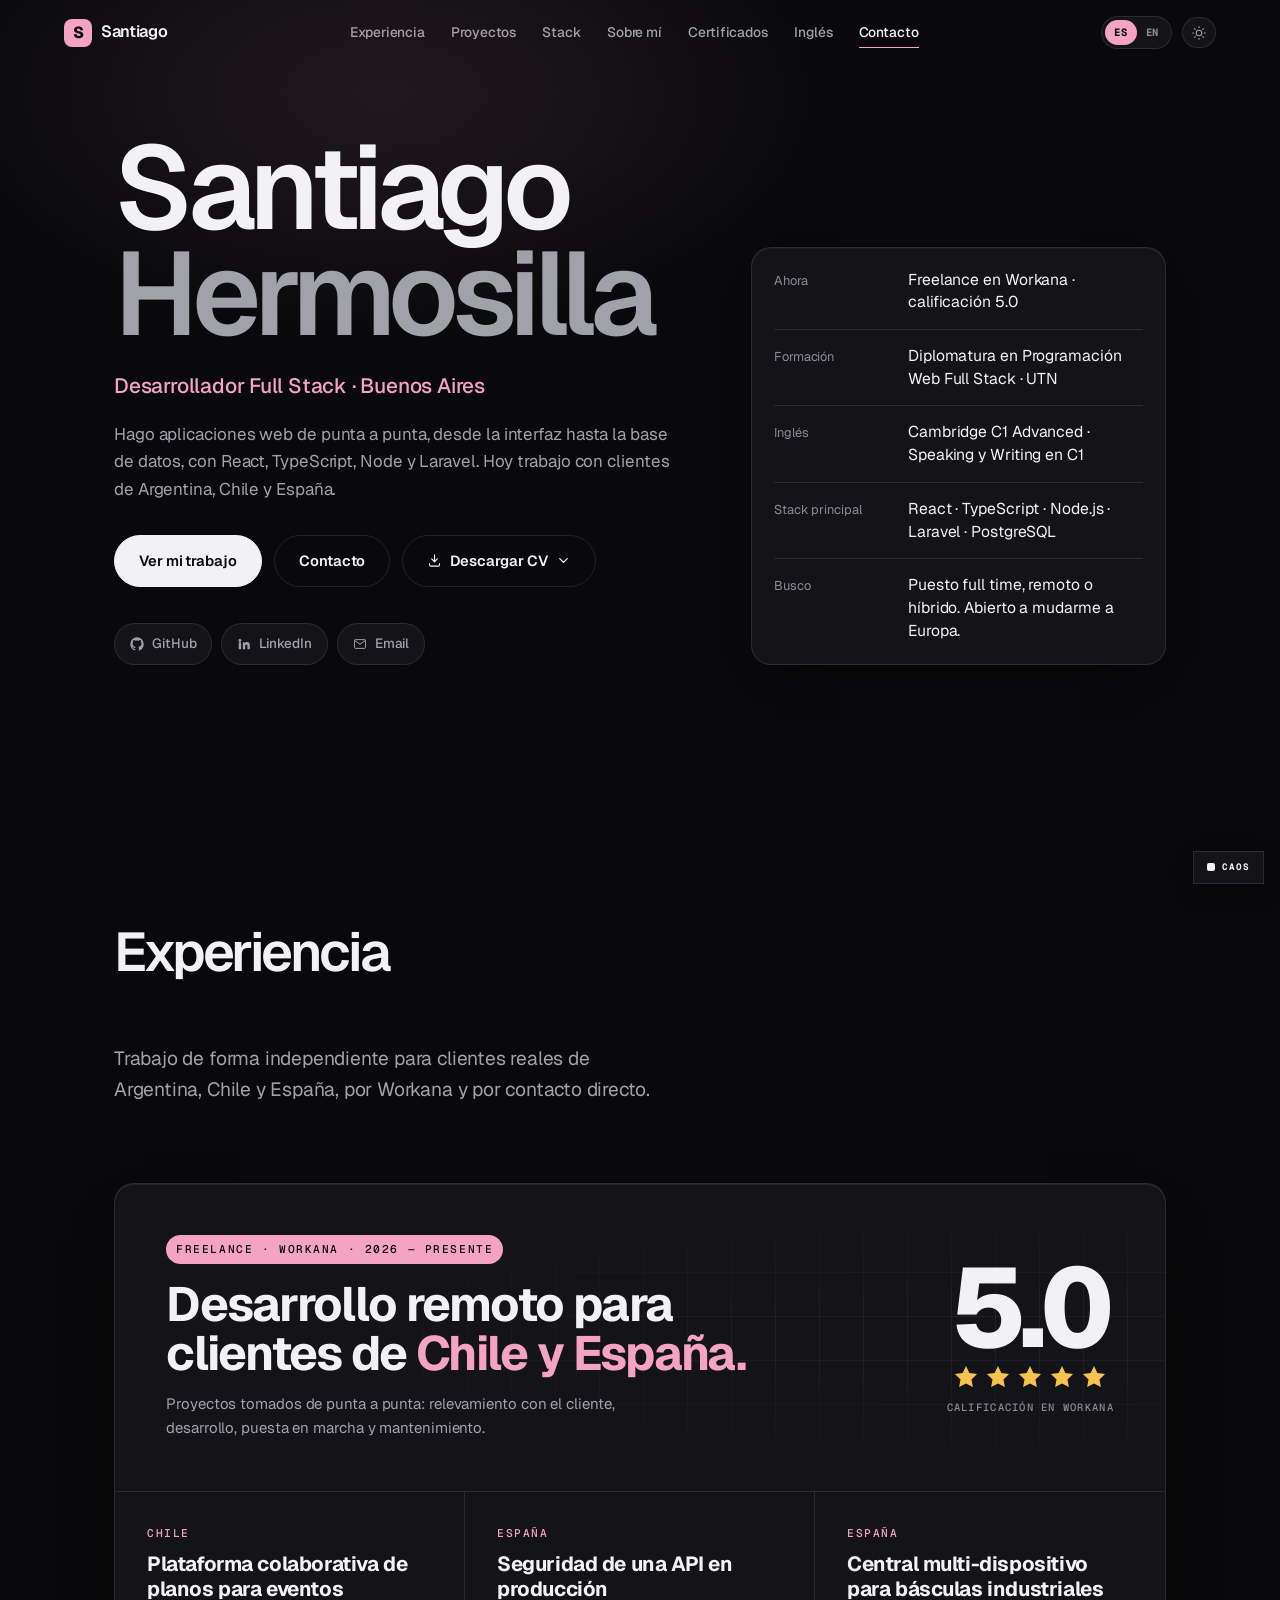
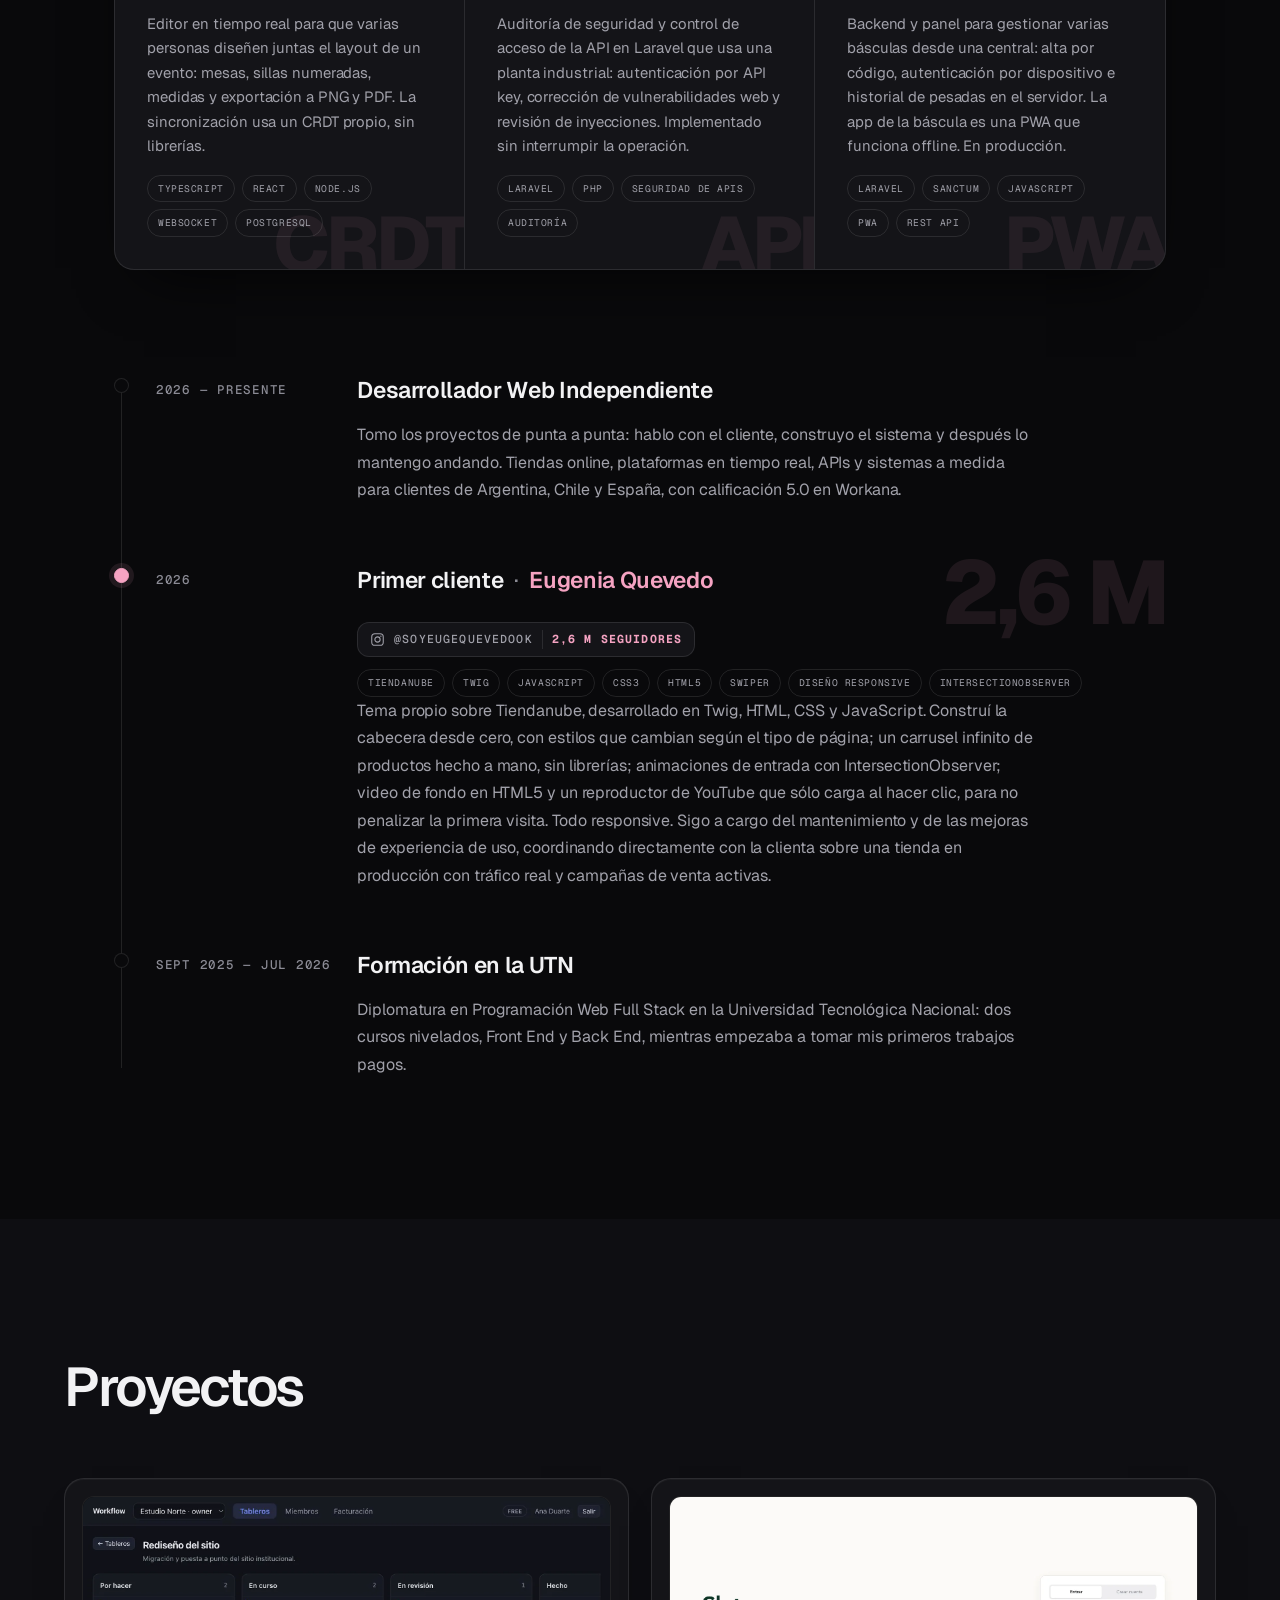
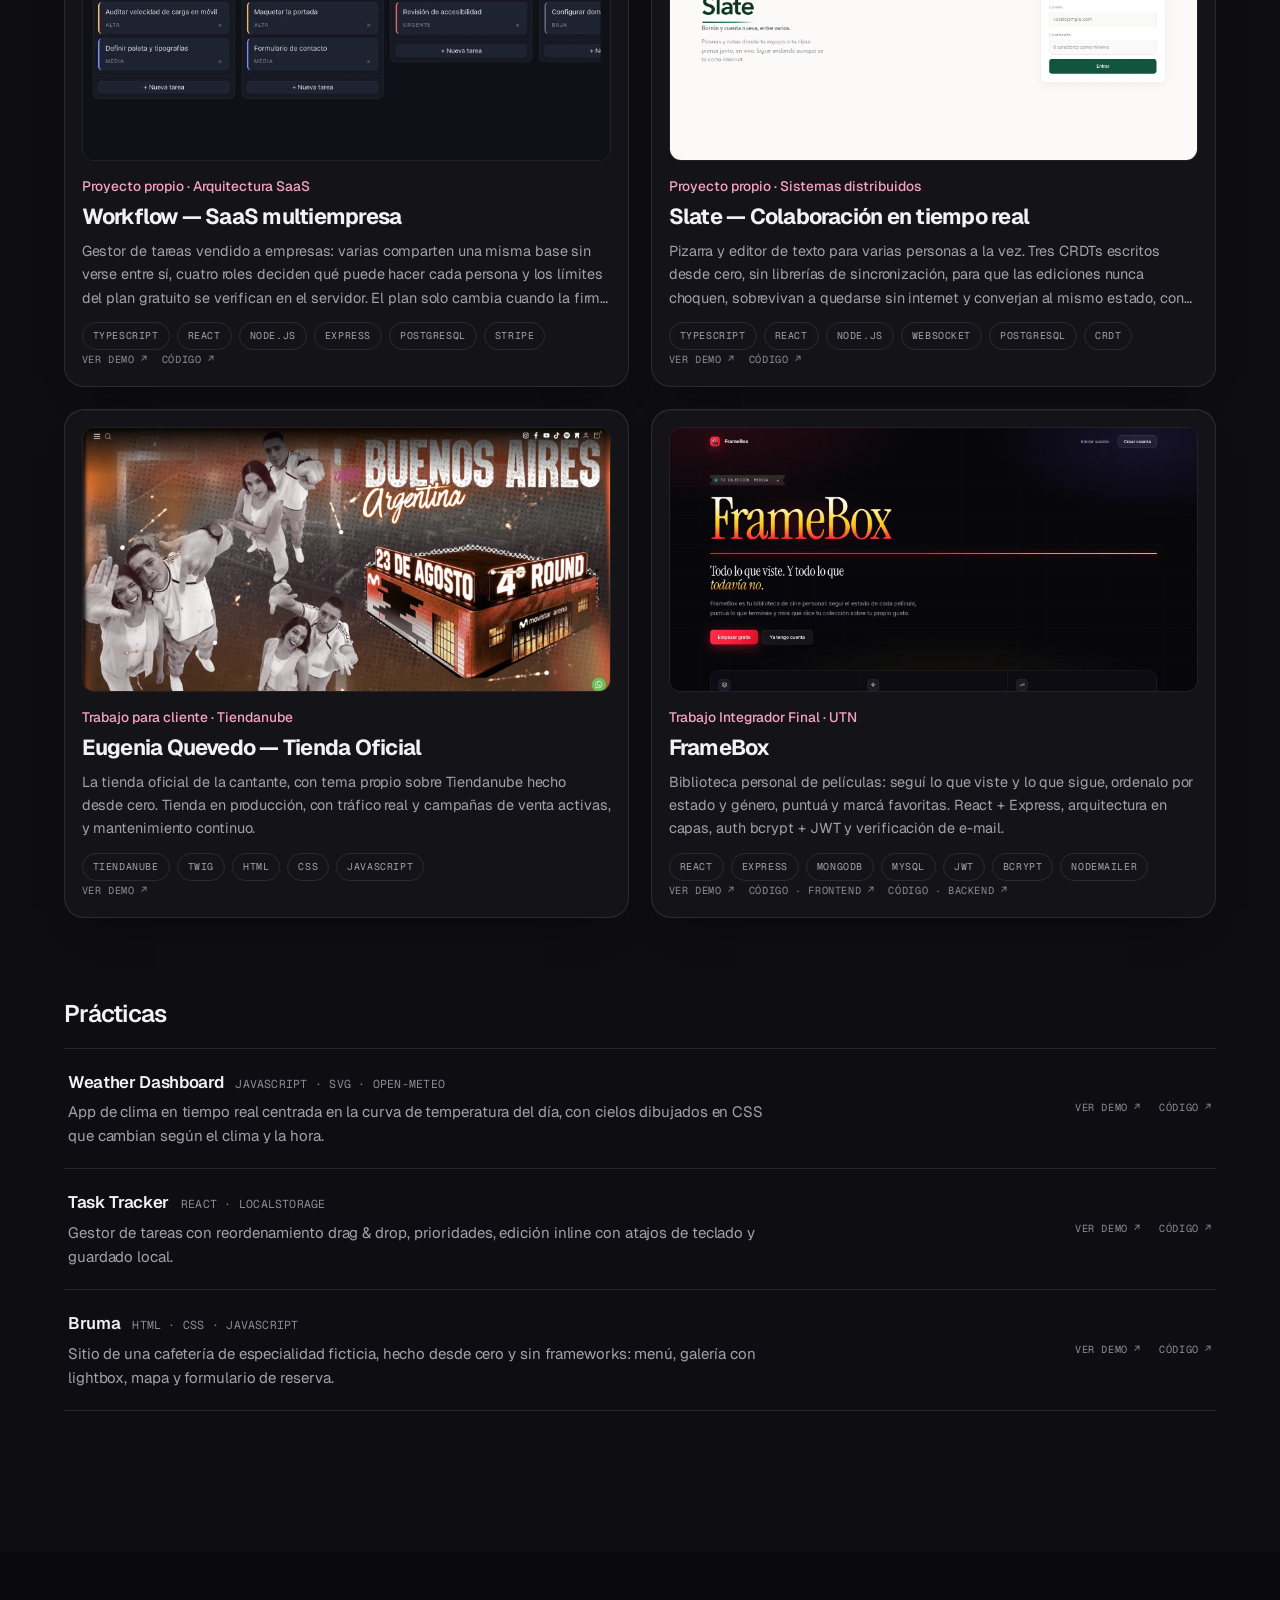
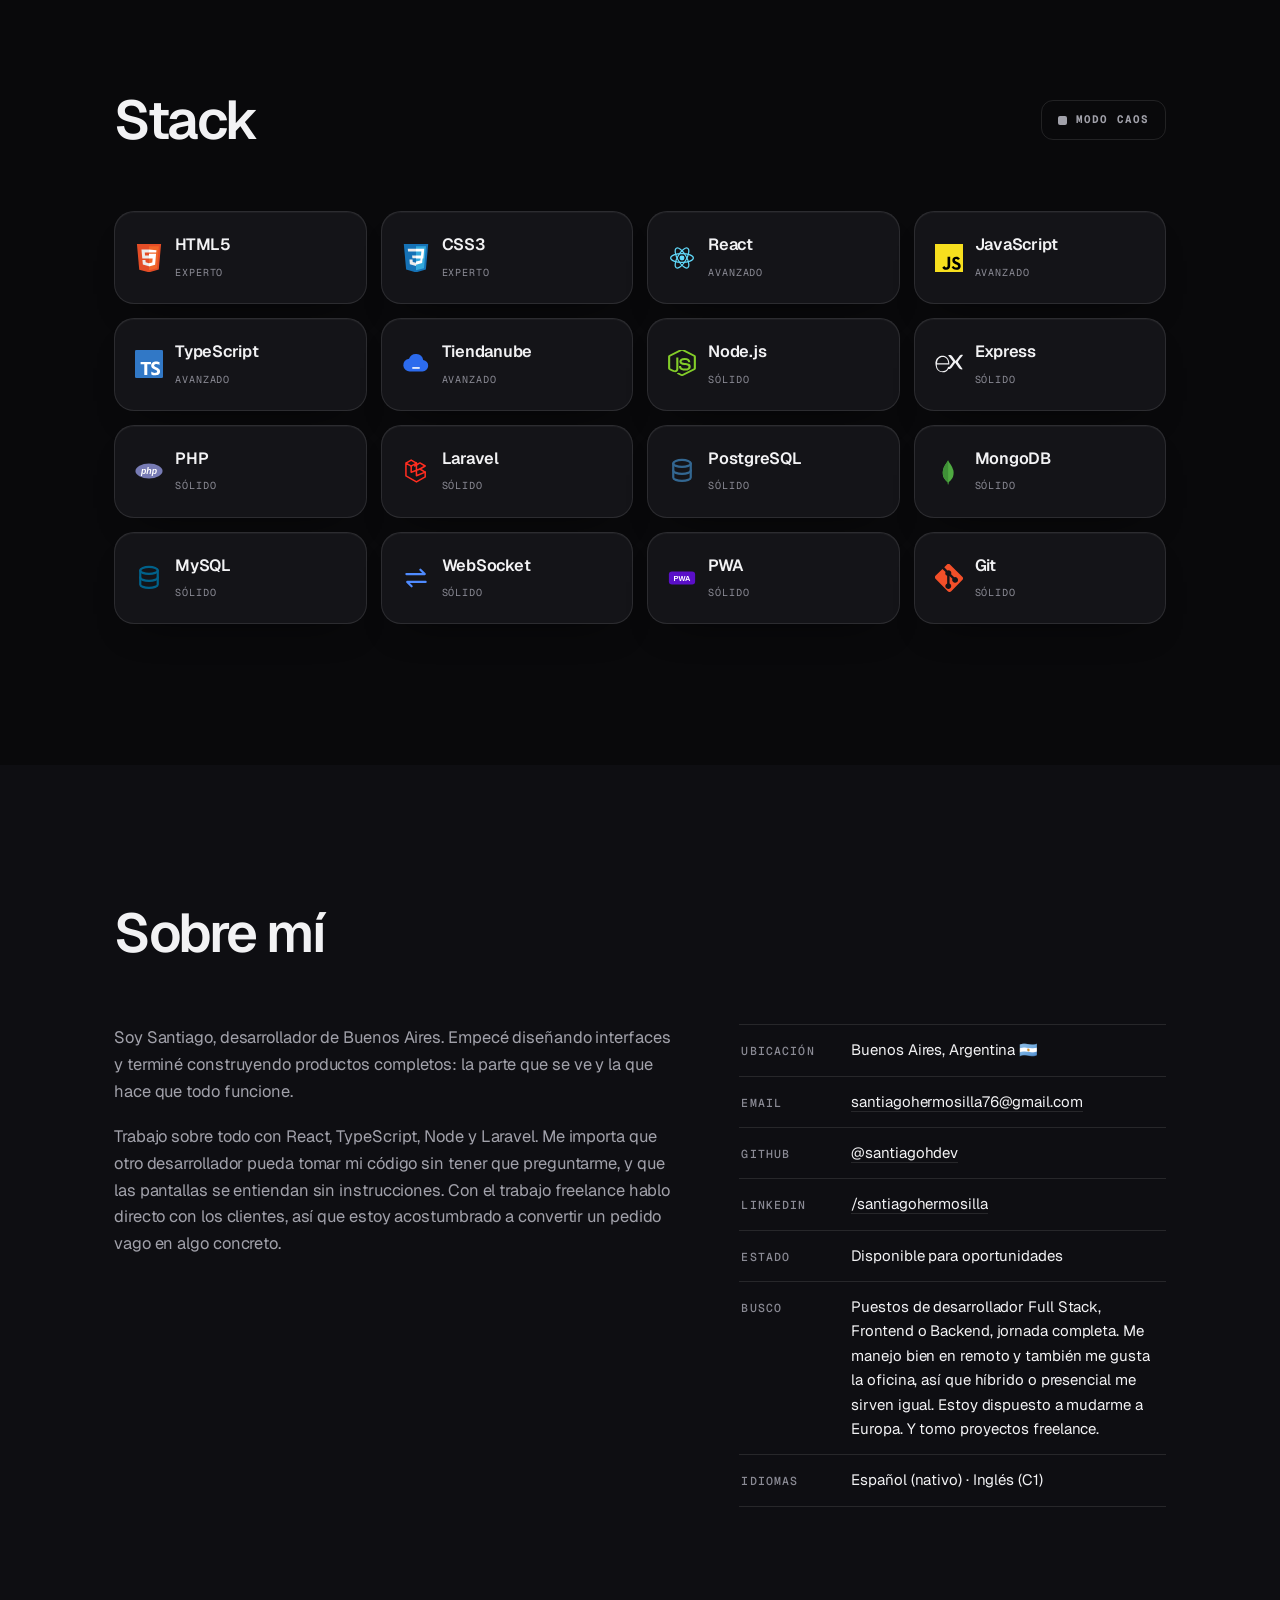
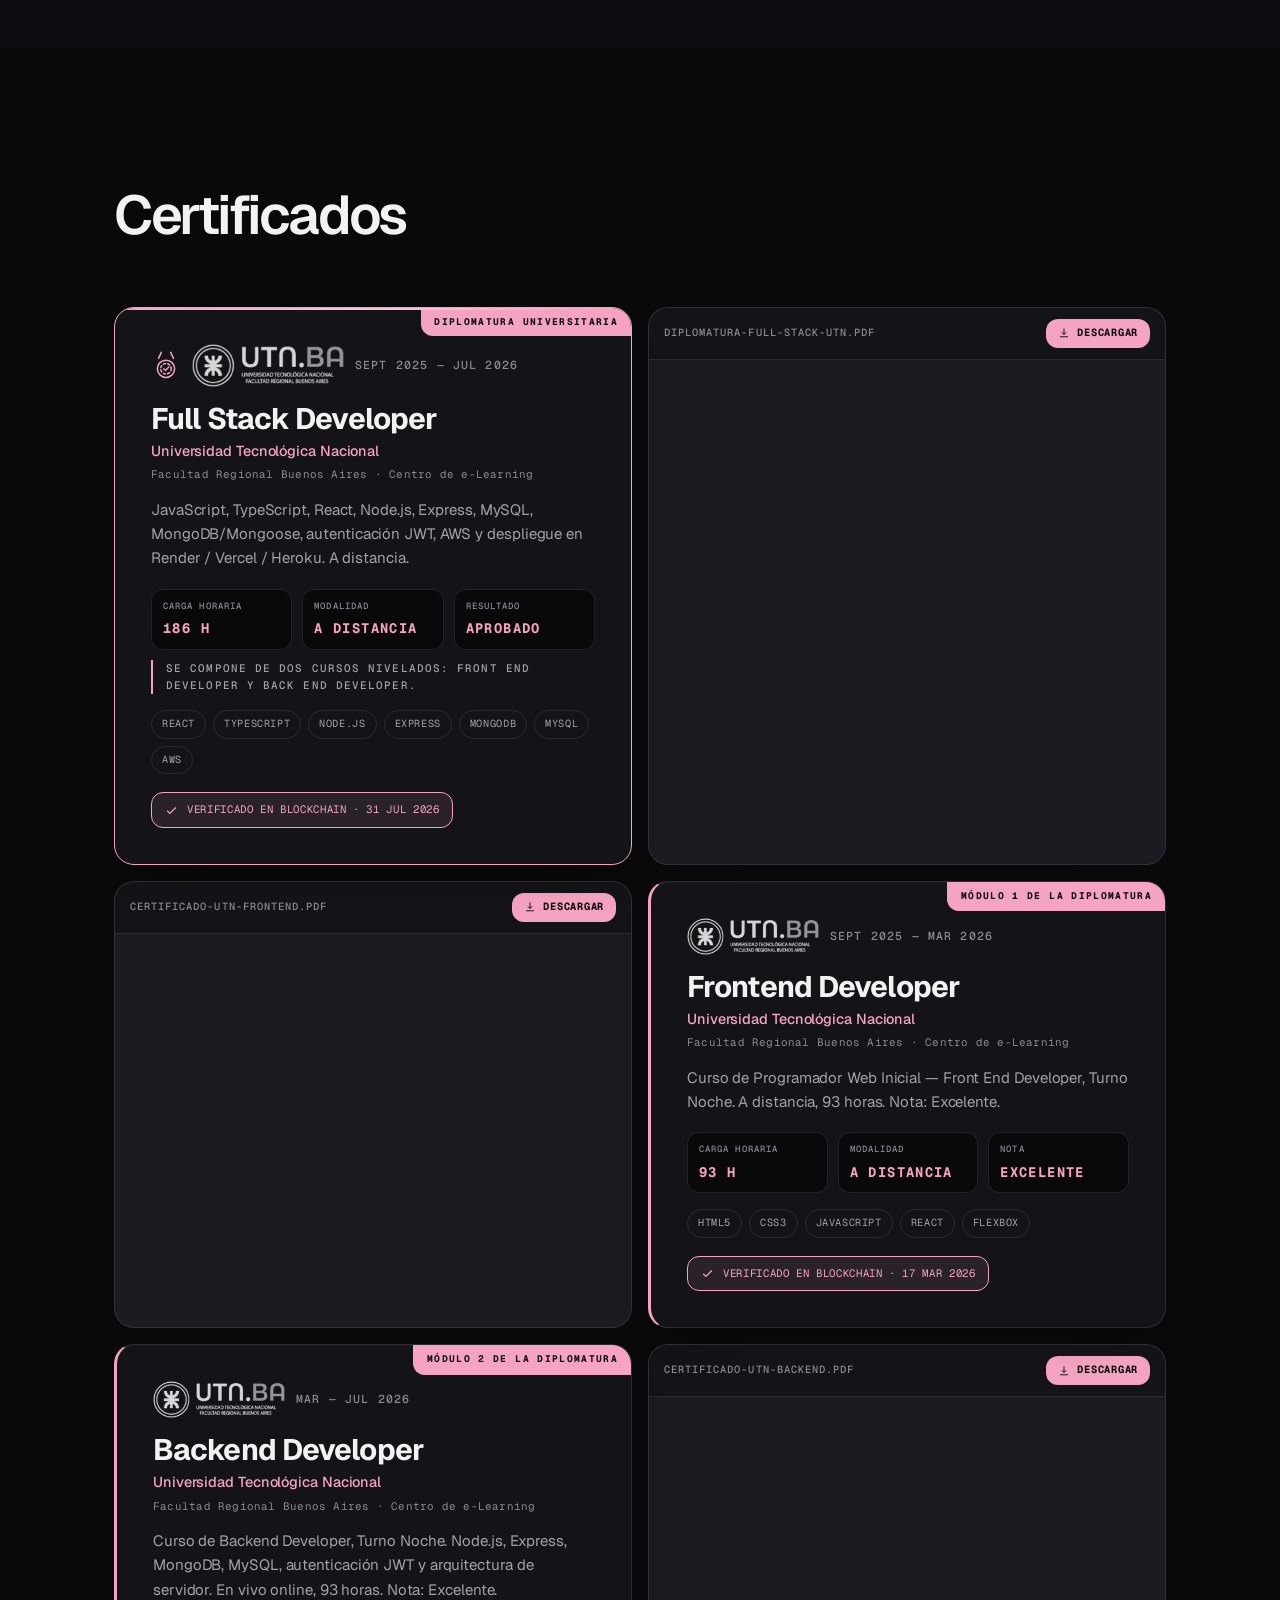
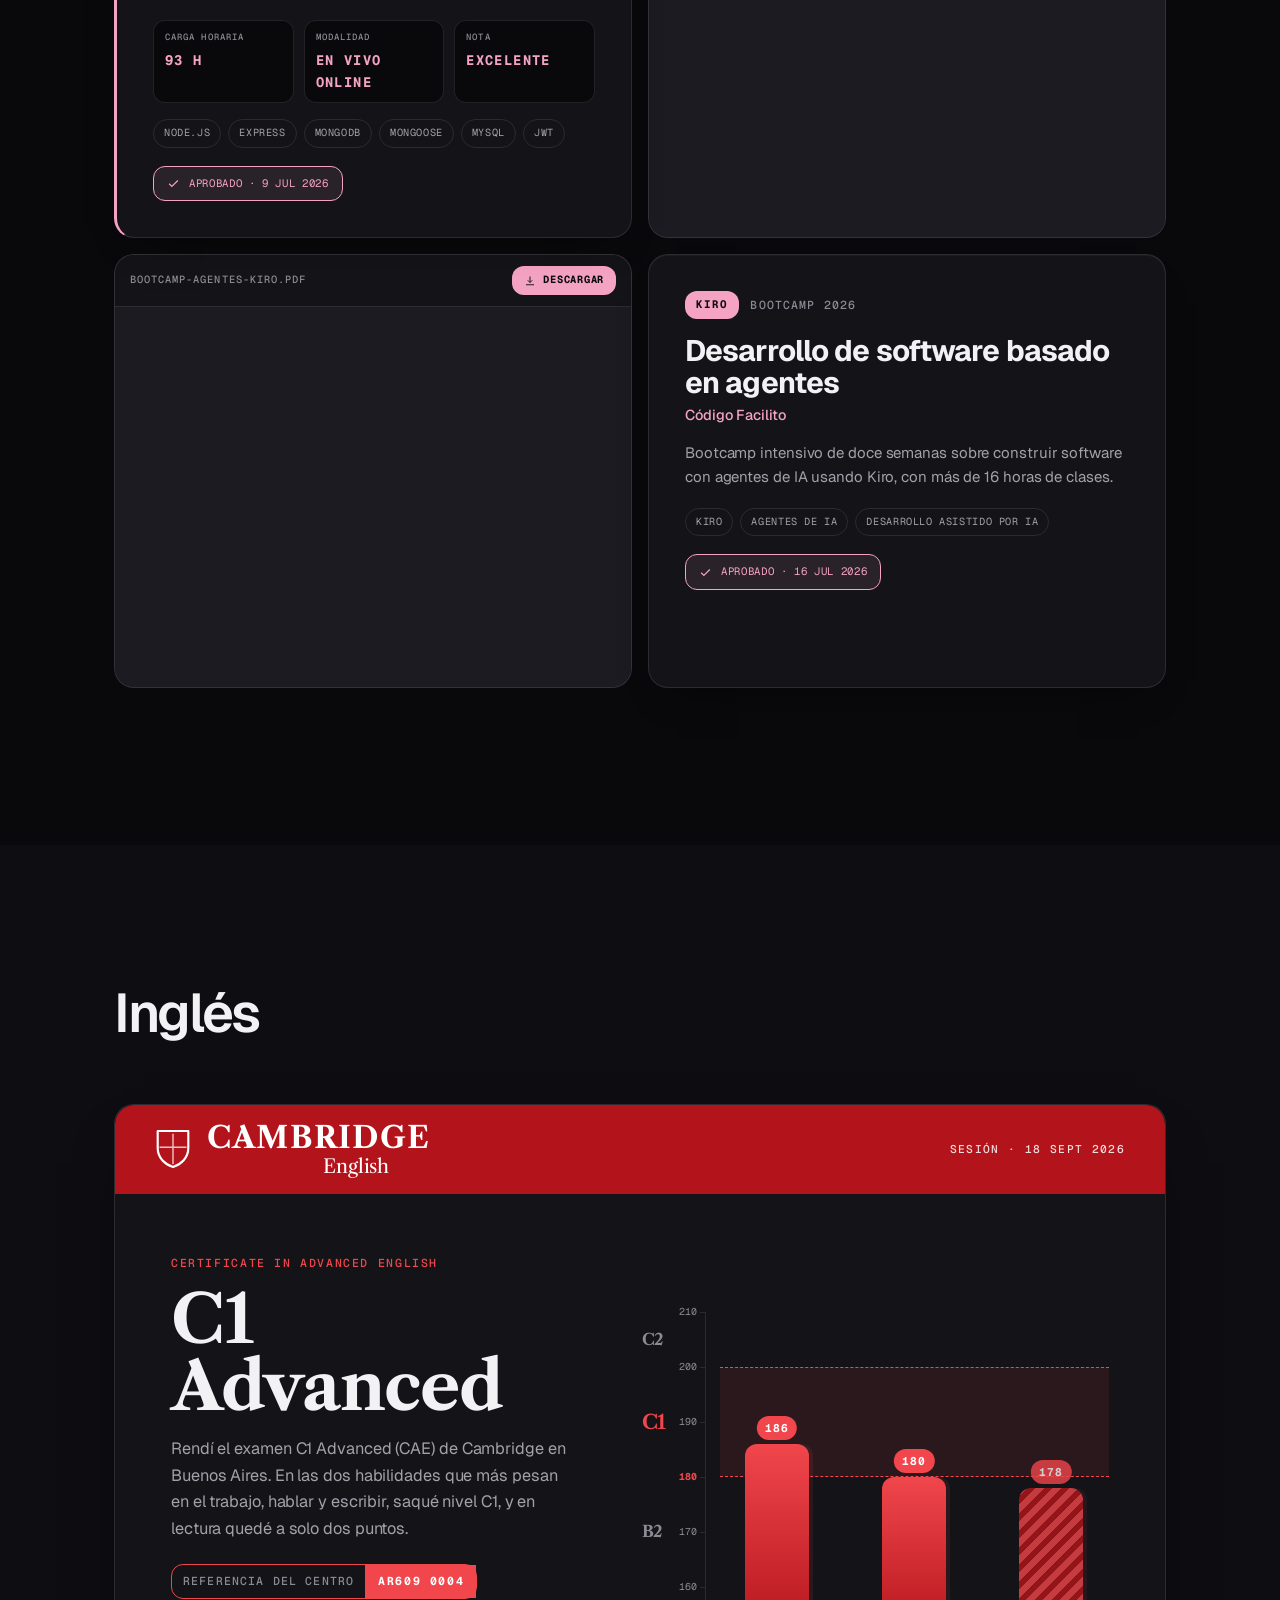
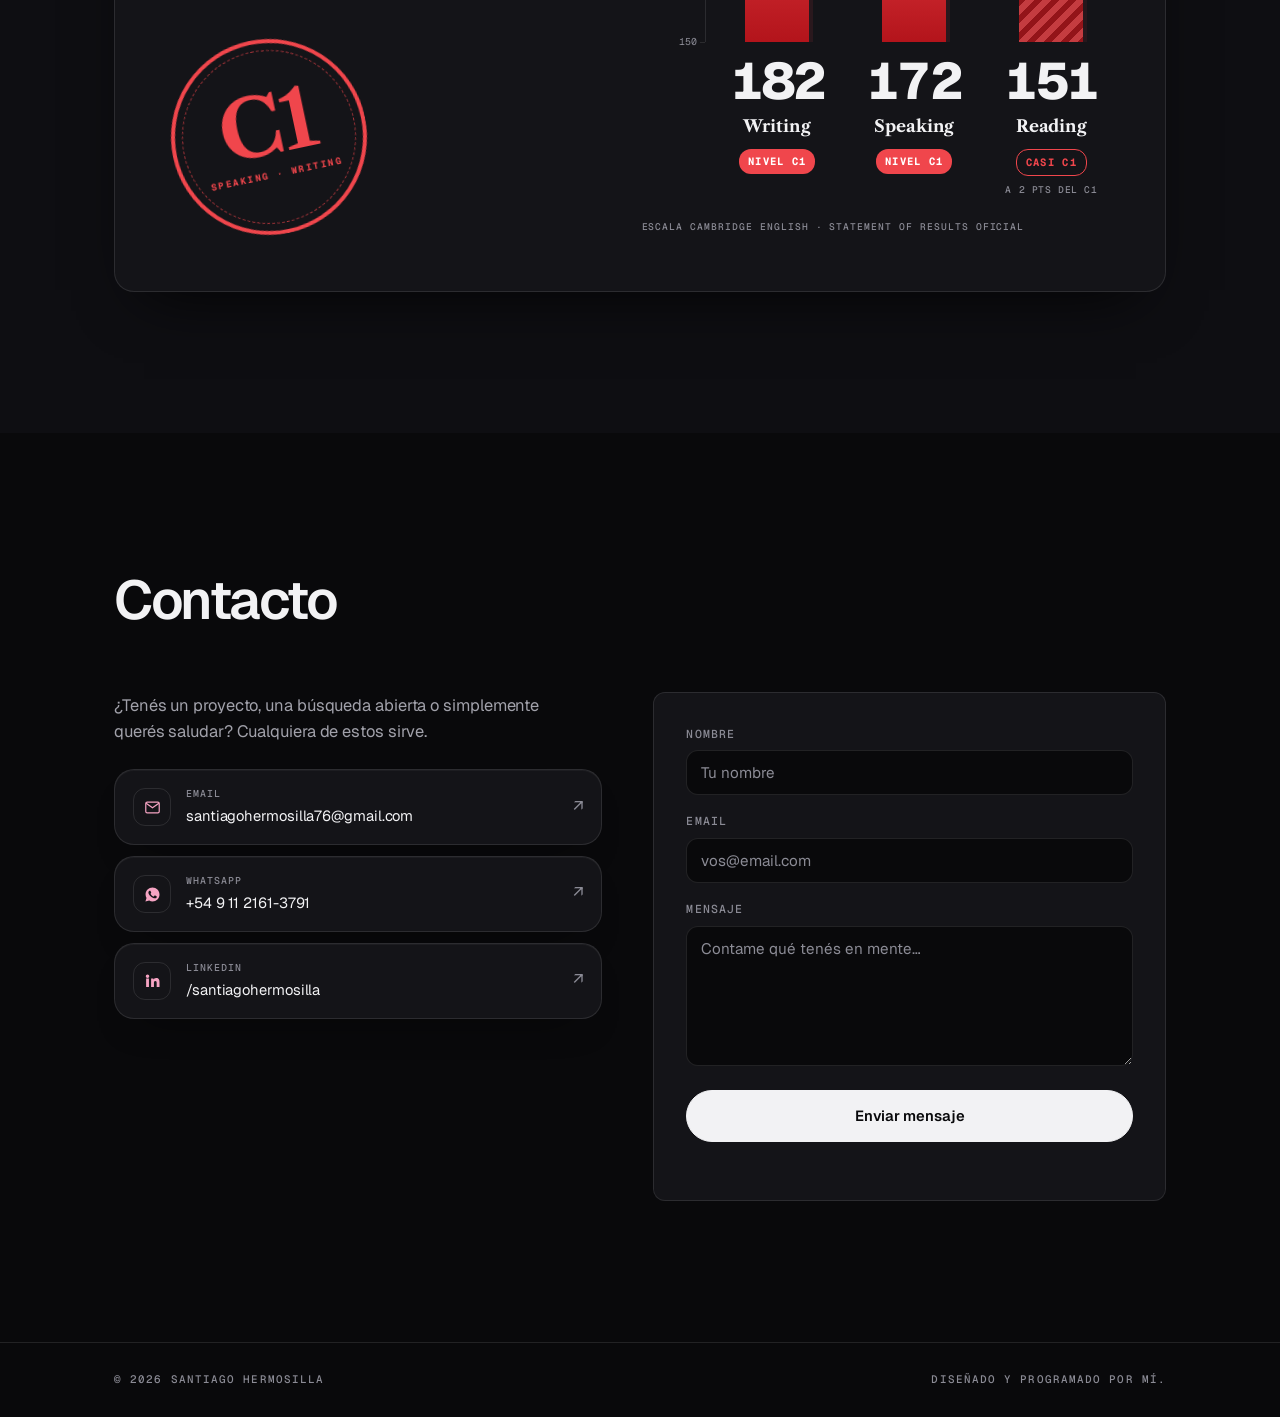
<file: index.html>
<!DOCTYPE html>
<html lang="es" data-theme="dark">
<head>
<meta charset="UTF-8">
<meta name="viewport" content="width=device-width, initial-scale=1.0">
<title>Santiago Hermosilla — Full Stack Developer</title>
<meta name="description" content="Portafolio de Santiago Hermosilla, Full Stack Developer de Buenos Aires, Argentina.">
<link rel="canonical" href="https://santiagohermosilla.com/">
<meta name="theme-color" content="#0C0F16">

<!-- ══════════ PORTADA AL COMPARTIR (Open Graph / Twitter) ══════════ -->
<meta property="og:type" content="website">
<meta property="og:site_name" content="Santiago Hermosilla">
<meta property="og:locale" content="es_AR">
<meta property="og:url" content="https://santiagohermosilla.com/">
<meta property="og:title" content="Santiago Hermosilla — Full Stack Developer">
<meta property="og:description" content="Portafolio de Santiago Hermosilla, Full Stack Developer de Buenos Aires, Argentina.">
<meta property="og:image" content="https://santiagohermosilla.com/images/og.jpg">
<meta property="og:image:secure_url" content="https://santiagohermosilla.com/images/og.jpg">
<meta property="og:image:type" content="image/jpeg">
<meta property="og:image:width" content="1200">
<meta property="og:image:height" content="630">
<meta property="og:image:alt" content="Santiago Hermosilla — Full Stack Developer, Buenos Aires">

<meta name="twitter:card" content="summary_large_image">
<meta name="twitter:title" content="Santiago Hermosilla — Full Stack Developer">
<meta name="twitter:description" content="Portafolio de Santiago Hermosilla, Full Stack Developer de Buenos Aires, Argentina.">
<meta name="twitter:image" content="https://santiagohermosilla.com/images/og.jpg">
<meta name="twitter:image:alt" content="Santiago Hermosilla — Full Stack Developer, Buenos Aires">

<link rel="icon" href="favicon.svg" type="image/svg+xml">
<link rel="icon" href="favicon-32.png" sizes="32x32">
<link rel="apple-touch-icon" href="apple-touch-icon.png">
<link rel="preconnect" href="https://fonts.googleapis.com">
<link rel="preconnect" href="https://fonts.gstatic.com" crossorigin>
<link href="https://fonts.googleapis.com/css2?family=Geist:wght@300..800&family=Geist+Mono:wght@400;500;700&family=Libre+Caslon+Text:wght@400;700&display=swap" rel="stylesheet">
<link rel="stylesheet" href="style.css">

<!-- ══════════ DATOS ESTRUCTURADOS ══════════ -->
<script type="application/ld+json">
{
  "@context": "https://schema.org",
  "@type": "Person",
  "name": "Santiago Hermosilla",
  "url": "https://santiagohermosilla.com/",
  "image": "https://santiagohermosilla.com/images/og.jpg",
  "jobTitle": "Full Stack Developer",
  "email": "mailto:santiagohermosilla76@gmail.com",
  "address": {
    "@type": "PostalAddress",
    "addressLocality": "Buenos Aires",
    "addressCountry": "AR"
  },
  "alumniOf": {
    "@type": "CollegeOrUniversity",
    "name": "Universidad Tecnológica Nacional"
  },
  "knowsLanguage": ["es", "en"],
  "hasCredential": {
    "@type": "EducationalOccupationalCredential",
    "name": "Cambridge C1 Advanced — Speaking C1, Writing C1",
    "recognizedBy": { "@type": "Organization", "name": "Cambridge University Press & Assessment" }
  },
  "knowsAbout": ["JavaScript", "TypeScript", "React", "Node.js", "Express", "PHP", "Laravel", "MongoDB", "MySQL", "PostgreSQL", "WebSocket", "PWA", "Tiendanube", "CRDT"],
  "sameAs": [
    "https://github.com/santiagohdev",
    "https://www.linkedin.com/in/santiagohermosilla/"
  ]
}
</script>
</head>
<body>


<!-- ══════════ NAV ══════════ -->
<header class="nav" id="nav">
  <a href="#top" class="nav__logo" data-cursor="link">
    <span class="nav__logo-mark">S</span>
    <span class="nav__logo-text">Santiago</span>
  </a>

  <nav class="nav__links" id="navLinks">
    <a href="#experience" data-en="Experience" data-es="Experiencia" data-cursor="link">Experiencia</a>
    <a href="#projects"   data-en="Projects"   data-es="Proyectos"   data-cursor="link">Proyectos</a>
    <a href="#stack"      data-en="Skills"     data-es="Stack"       data-cursor="link">Stack</a>
    <a href="#about"      data-en="About"      data-es="Sobre mí"    data-cursor="link">Sobre mí</a>
    <a href="#certs"      data-en="Certs"      data-es="Certificados" data-cursor="link">Certificados</a>
    <a href="#english"    data-en="English"    data-es="Inglés"      data-cursor="link">Inglés</a>
    <a href="#contact"    data-en="Contact"    data-es="Contacto"    data-cursor="link">Contacto</a>
  </nav>

  <div class="nav__tools">
    <button class="toggle toggle--lang" id="langToggle" data-cursor="link" aria-label="Cambiar idioma">
      <span class="toggle__opt" data-lang-opt="es">ES</span>
      <span class="toggle__opt" data-lang-opt="en">EN</span>
      <span class="toggle__pill" id="langPill"></span>
    </button>
    <button class="toggle toggle--theme" id="themeToggle" data-cursor="link" aria-label="Cambiar tema">
      <svg class="ico ico--sun" viewBox="0 0 24 24" fill="none" stroke="currentColor" stroke-width="1.6"><circle cx="12" cy="12" r="4.2"/><path d="M12 2v2.6M12 19.4V22M2 12h2.6M19.4 12H22M4.9 4.9l1.9 1.9M17.2 17.2l1.9 1.9M19.1 4.9l-1.9 1.9M6.8 17.2l-1.9 1.9"/></svg>
      <svg class="ico ico--moon" viewBox="0 0 24 24" fill="none" stroke="currentColor" stroke-width="1.6"><path d="M20 14.4A8.4 8.4 0 1 1 9.6 4a6.6 6.6 0 0 0 10.4 10.4Z"/></svg>
    </button>
    <button class="nav__burger" id="burger" data-cursor="link" aria-label="Menú"><span></span><span></span></button>
  </div>
</header>

<main id="top">

<!-- ══════════ HERO ══════════ -->
<section class="hero">
  <div class="wrap hero__wrap">
    <div class="hero__main">
      <h1 class="hero__name reveal">
        <span class="hero__line">Santiago</span>
        <span class="hero__line hero__line--soft">Hermosilla</span>
      </h1>
      <p class="hero__role reveal" data-en="Full Stack Developer · Buenos Aires" data-es="Desarrollador Full Stack · Buenos Aires">Desarrollador Full Stack · Buenos Aires</p>

      <p class="hero__bio reveal"
         data-en="I build web applications end to end, from the interface to the database, with React, TypeScript, Node and Laravel. Right now I work with clients in Argentina, Chile and Spain."
         data-es="Hago aplicaciones web de punta a punta, desde la interfaz hasta la base de datos, con React, TypeScript, Node y Laravel. Hoy trabajo con clientes de Argentina, Chile y España.">
        Hago aplicaciones web de punta a punta, desde la interfaz hasta la base de datos, con React, TypeScript, Node y Laravel. Hoy trabajo con clientes de Argentina, Chile y España.
      </p>

      <div class="hero__cta reveal">
        <a href="#experience" class="btn btn--solid" data-cursor="link" data-en="See my work" data-es="Ver mi trabajo">Ver mi trabajo</a>
        <a href="#contact" class="btn btn--ghost" data-cursor="link" data-en="Contact" data-es="Contacto">Contacto</a>
      <details class="cvdl">
        <summary class="btn btn--ghost" data-cursor="link">
          <svg viewBox="0 0 24 24" fill="none" stroke="currentColor" stroke-width="1.8" stroke-linecap="round" stroke-linejoin="round" aria-hidden="true"><path d="M12 3v11"/><path d="m7.5 9.5 4.5 4.5 4.5-4.5"/><path d="M4 17v2a2 2 0 0 0 2 2h12a2 2 0 0 0 2-2v-2"/></svg>
          <span data-en="Download CV" data-es="Descargar CV">Descargar CV</span>
          <svg class="cvdl__caret" viewBox="0 0 24 24" fill="none" stroke="currentColor" stroke-width="2" stroke-linecap="round" stroke-linejoin="round" aria-hidden="true"><path d="m6 9 6 6 6-6"/></svg>
        </summary>
        <div class="cvdl__menu">
          <a href="CV_Santiago_Hermosilla.pdf" download data-cursor="link">
            <span class="cvdl__code">ES</span>
            <span data-en="Spanish" data-es="Español">Español</span>
          </a>
          <a href="CV_Santiago_Hermosilla_EN.pdf" download data-cursor="link">
            <span class="cvdl__code">EN</span>
            <span data-en="English" data-es="Inglés">Inglés</span>
          </a>
        </div>
      </details>
      </div>

    <div class="hero__pills reveal">
      <a class="pill" href="https://github.com/santiagohdev" target="_blank" rel="noopener" data-cursor="link">
        <svg viewBox="0 0 24 24" fill="currentColor"><path d="M12 .5A11.5 11.5 0 0 0 .5 12a11.5 11.5 0 0 0 7.9 10.9c.6.1.8-.2.8-.6v-2c-3.2.7-3.9-1.5-3.9-1.5-.5-1.3-1.3-1.7-1.3-1.7-1-.7.1-.7.1-.7 1.1.1 1.7 1.2 1.7 1.2 1 1.7 2.7 1.2 3.3.9.1-.7.4-1.2.7-1.5-2.6-.3-5.3-1.3-5.3-5.7 0-1.3.5-2.3 1.2-3.1-.1-.3-.5-1.5.1-3.1 0 0 1-.3 3.3 1.2a11.3 11.3 0 0 1 6 0C17.4 4.8 18.4 5.1 18.4 5.1c.6 1.6.2 2.8.1 3.1.8.8 1.2 1.8 1.2 3.1 0 4.4-2.7 5.4-5.3 5.7.4.4.8 1.1.8 2.2v3.3c0 .4.2.7.8.6A11.5 11.5 0 0 0 23.5 12 11.5 11.5 0 0 0 12 .5Z"/></svg>
        GitHub
      </a>
      <a class="pill" href="https://www.linkedin.com/in/santiagohermosilla/" target="_blank" rel="noopener" data-cursor="link">
        <svg viewBox="0 0 24 24" fill="currentColor"><path d="M4.98 3.5a2.5 2.5 0 1 1 0 5 2.5 2.5 0 0 1 0-5ZM3 9h4v12H3V9Zm6.5 0h3.8v1.7h.05c.53-1 1.83-2.06 3.77-2.06 4.03 0 4.78 2.65 4.78 6.1V21h-4v-5.4c0-1.29-.02-2.95-1.8-2.95-1.8 0-2.07 1.4-2.07 2.85V21h-4V9Z"/></svg>
        LinkedIn
      </a>
      <a class="pill" href="mailto:santiagohermosilla76@gmail.com" data-cursor="link">
        <svg viewBox="0 0 24 24" fill="none" stroke="currentColor" stroke-width="1.7"><rect x="2.5" y="4.5" width="19" height="15" rx="2"/><path d="m3 6 9 6.5L21 6"/></svg>
        Email
      </a>
    </div>
    </div>

    <dl class="profile reveal" aria-label="Resumen del perfil">
      <div class="profile__row">
        <dt data-en="Now" data-es="Ahora">Ahora</dt>
        <dd data-en="Freelance on Workana · 5.0 rating" data-es="Freelance en Workana · calificación 5.0">Freelance en Workana · calificación 5.0</dd>
      </div>
      <div class="profile__row">
        <dt data-en="Education" data-es="Formación">Formación</dt>
        <dd data-en="Full Stack Web Development diploma · UTN" data-es="Diplomatura en Programación Web Full Stack · UTN">Diplomatura en Programación Web Full Stack · UTN</dd>
      </div>
      <div class="profile__row">
        <dt data-en="English" data-es="Inglés">Inglés</dt>
        <dd data-en="Cambridge C1 Advanced · Speaking and Writing at C1" data-es="Cambridge C1 Advanced · Speaking y Writing en C1">Cambridge C1 Advanced · Speaking y Writing en C1</dd>
      </div>
      <div class="profile__row">
        <dt data-en="Main stack" data-es="Stack principal">Stack principal</dt>
        <dd>React · TypeScript · Node.js · Laravel · PostgreSQL</dd>
      </div>
      <div class="profile__row">
        <dt data-en="Looking for" data-es="Busco">Busco</dt>
        <dd data-en="Full-time role, remote or hybrid. Open to relocating to Europe." data-es="Puesto full time, remoto o híbrido. Abierto a mudarme a Europa.">Puesto full time, remoto o híbrido. Abierto a mudarme a Europa.</dd>
      </div>
    </dl>
  </div>
</section>

<!-- ══════════ EXPERIENCIA ══════════ -->
<section class="sec" id="experience">
  <div class="wrap">
    <div class="sec__head reveal">
      <h2 class="sec__title" data-en="Experience" data-es="Experiencia">Experiencia</h2>
      <span class="sec__rule"></span>
    </div>

    <p class="exp__lead reveal"
       data-en="I work independently for real clients in Argentina, Chile and Spain, through Workana and by direct referral."
       data-es="Trabajo de forma independiente para clientes reales de Argentina, Chile y España, por Workana y por contacto directo.">
      Trabajo de forma independiente para clientes reales de Argentina, Chile y España, por Workana y por contacto directo.
    </p>

    <!-- ══════════ FREELANCE EN WORKANA ══════════
         Lo que un reclutador escanea en segundos: dónde, para quién, qué hice
         y con qué. Nada de números que no se puedan comprobar, y los trabajos
         de seguridad contados en general para no exponer al cliente. -->
    <div class="wk" data-anim>
      <header class="wk__head">
        <div class="wk__claim">
          <span class="wk__eyebrow mono">Freelance · Workana · 2026 — <span data-en="Present" data-es="Presente">Presente</span></span>
          <h3 class="wk__title">
            <span data-en="Remote development for clients in" data-es="Desarrollo remoto para clientes de">Desarrollo remoto para clientes de</span>
            <em data-en="Chile and Spain." data-es="Chile y España.">Chile y España.</em>
          </h3>
          <p class="wk__txt"
             data-en="Projects taken end to end: scoping with the client, development, rollout and maintenance."
             data-es="Proyectos tomados de punta a punta: relevamiento con el cliente, desarrollo, puesta en marcha y mantenimiento.">
            Proyectos tomados de punta a punta: relevamiento con el cliente, desarrollo, puesta en marcha y mantenimiento.
          </p>
        </div>
        <div class="wk__score">
          <span class="wk__num" data-count="5" data-dec="1" aria-hidden="true">0.0</span>
          <div class="wk__stars" role="img" aria-label="5.0 de 5 estrellas en Workana">
            <svg viewBox="0 0 24 24"><path d="m12 2.6 2.9 6 6.6.9-4.8 4.6 1.2 6.5L12 17.5l-5.9 3.1 1.2-6.5L2.5 9.5l6.6-.9z"/></svg><svg viewBox="0 0 24 24"><path d="m12 2.6 2.9 6 6.6.9-4.8 4.6 1.2 6.5L12 17.5l-5.9 3.1 1.2-6.5L2.5 9.5l6.6-.9z"/></svg><svg viewBox="0 0 24 24"><path d="m12 2.6 2.9 6 6.6.9-4.8 4.6 1.2 6.5L12 17.5l-5.9 3.1 1.2-6.5L2.5 9.5l6.6-.9z"/></svg><svg viewBox="0 0 24 24"><path d="m12 2.6 2.9 6 6.6.9-4.8 4.6 1.2 6.5L12 17.5l-5.9 3.1 1.2-6.5L2.5 9.5l6.6-.9z"/></svg><svg viewBox="0 0 24 24"><path d="m12 2.6 2.9 6 6.6.9-4.8 4.6 1.2 6.5L12 17.5l-5.9 3.1 1.2-6.5L2.5 9.5l6.6-.9z"/></svg>
          </div>
          <span class="wk__rlabel mono" data-en="Rating on Workana" data-es="Calificación en Workana">Calificación en Workana</span>
        </div>
      </header>

      <div class="wk__cases">
        <article class="wkc" data-cursor="card">
          <span class="wkc__big" aria-hidden="true">CRDT</span>
          <span class="wkc__where mono">Chile</span>
          <h4 class="wkc__title" data-en="Collaborative event-layout platform" data-es="Plataforma colaborativa de planos para eventos">Plataforma colaborativa de planos para eventos</h4>
          <p class="wkc__txt"
             data-en="Real-time editor where several people design an event layout together: tables, numbered seats, measurements and PNG/PDF export. Sync runs on a CRDT I wrote from scratch, with no libraries."
             data-es="Editor en tiempo real para que varias personas diseñen juntas el layout de un evento: mesas, sillas numeradas, medidas y exportación a PNG y PDF. La sincronización usa un CRDT propio, sin librerías.">
            Editor en tiempo real para que varias personas diseñen juntas el layout de un evento: mesas, sillas numeradas, medidas y exportación a PNG y PDF. La sincronización usa un CRDT propio, sin librerías.
          </p>
          <div class="tags">
            <span class="tag">TypeScript</span><span class="tag">React</span><span class="tag">Node.js</span>
            <span class="tag">WebSocket</span><span class="tag">PostgreSQL</span>
          </div>
        </article>

        <article class="wkc" data-cursor="card">
          <span class="wkc__big" aria-hidden="true">API</span>
          <span class="wkc__where mono"><span data-en="Spain" data-es="España">España</span></span>
          <h4 class="wkc__title" data-en="Securing a production API" data-es="Seguridad de una API en producción">Seguridad de una API en producción</h4>
          <p class="wkc__txt"
             data-en="Security audit and access control for the Laravel API used by an industrial plant: API-key authentication, web vulnerability fixes and an injection review. Rolled out without interrupting operations."
             data-es="Auditoría de seguridad y control de acceso de la API en Laravel que usa una planta industrial: autenticación por API key, corrección de vulnerabilidades web y revisión de inyecciones. Implementado sin interrumpir la operación.">
            Auditoría de seguridad y control de acceso de la API en Laravel que usa una planta industrial: autenticación por API key, corrección de vulnerabilidades web y revisión de inyecciones. Implementado sin interrumpir la operación.
          </p>
          <div class="tags">
            <span class="tag">Laravel</span><span class="tag">PHP</span>
            <span class="tag" data-en="API security" data-es="Seguridad de APIs">Seguridad de APIs</span>
            <span class="tag" data-en="Audit" data-es="Auditoría">Auditoría</span>
          </div>
        </article>

        <article class="wkc" data-cursor="card">
          <span class="wkc__big" aria-hidden="true">PWA</span>
          <span class="wkc__where mono"><span data-en="Spain" data-es="España">España</span></span>
          <h4 class="wkc__title" data-en="Multi-device hub for industrial scales" data-es="Central multi-dispositivo para básculas industriales">Central multi-dispositivo para básculas industriales</h4>
          <p class="wkc__txt"
             data-en="Backend and admin panel to manage several scales from one hub: code-based enrolment, per-device authentication and weighing history on the server. The scale app is a PWA that works offline. In production."
             data-es="Backend y panel para gestionar varias básculas desde una central: alta por código, autenticación por dispositivo e historial de pesadas en el servidor. La app de la báscula es una PWA que funciona offline. En producción.">
            Backend y panel para gestionar varias básculas desde una central: alta por código, autenticación por dispositivo e historial de pesadas en el servidor. La app de la báscula es una PWA que funciona offline. En producción.
          </p>
          <div class="tags">
            <span class="tag">Laravel</span><span class="tag">Sanctum</span><span class="tag">JavaScript</span>
            <span class="tag">PWA</span><span class="tag">REST API</span>
          </div>
        </article>
      </div>
    </div>

    <ol class="tl">

      <li class="tl__item reveal">
        <span class="tl__dot" aria-hidden="true"></span>
        <span class="tl__when mono">2026 — <span data-en="Present" data-es="Presente">Presente</span></span>
        <div class="tl__body">
          <h3 class="tl__role" data-en="Independent Web Developer" data-es="Desarrollador Web Independiente">Desarrollador Web Independiente</h3>
          <p class="tl__txt"
             data-en="I take on projects end to end: I talk to the client, build the system and keep it running afterwards. Online stores, real-time platforms, APIs and custom systems for clients in Argentina, Chile and Spain, with a 5.0 rating on Workana."
             data-es="Tomo los proyectos de punta a punta: hablo con el cliente, construyo el sistema y después lo mantengo andando. Tiendas online, plataformas en tiempo real, APIs y sistemas a medida para clientes de Argentina, Chile y España, con calificación 5.0 en Workana.">
            Tomo los proyectos de punta a punta: hablo con el cliente, construyo el sistema y después lo mantengo andando. Tiendas online, plataformas en tiempo real, APIs y sistemas a medida para clientes de Argentina, Chile y España, con calificación 5.0 en Workana.
          </p>
        </div>
      </li>

      <li class="tl__item reveal">
        <span class="tl__dot tl__dot--hl" aria-hidden="true"></span>
        <span class="tl__when mono">2026</span>
        <div class="tl__body tl__body--cliente">
          <!-- La cifra va de fondo, tenue: da la escala de un vistazo sin
               convertir el bloque en un cartel de números. -->
          <span class="tl__escala" aria-hidden="true">2,6 M</span>

          <h3 class="tl__role">
            <span data-en="First client" data-es="Primer cliente">Primer cliente</span>
            <span class="tl__sep" aria-hidden="true">·</span>
            <a href="https://www.eugeniaquevedo.com" target="_blank" rel="noopener" data-cursor="link">Eugenia Quevedo</a>
          </h3>

          <a class="tl__ig" href="https://instagram.com/soyeugequevedook" target="_blank" rel="noopener" data-cursor="link">
            <svg viewBox="0 0 24 24" fill="none" stroke="currentColor" stroke-width="1.7" aria-hidden="true">
              <rect x="2.8" y="2.8" width="18.4" height="18.4" rx="5"/>
              <circle cx="12" cy="12" r="4.2"/>
              <circle cx="17.4" cy="6.6" r="1.1" fill="currentColor" stroke="none"/>
            </svg>
            <span class="mono">@soyeugequevedook</span>
            <span class="tl__ig-num mono" data-en="2.6M followers" data-es="2,6 M seguidores">2,6 M seguidores</span>
          </a>

          <div class="tags tl__tags">
            <span class="tag">Tiendanube</span><span class="tag">Twig</span><span class="tag">JavaScript</span>
            <span class="tag">CSS3</span><span class="tag">HTML5</span><span class="tag">Swiper</span>
            <span class="tag" data-en="Responsive design" data-es="Diseño responsive">Diseño responsive</span>
            <span class="tag">IntersectionObserver</span>
          </div>
          <p class="tl__txt"
             data-en="Custom Tiendanube theme, built with Twig, HTML, CSS and JavaScript. I built the header from scratch, with styles that change per page type; a hand-written infinite product carousel with no libraries; scroll-triggered animations using IntersectionObserver; an HTML5 background video and a click-to-load YouTube player, so the first visit isn't penalised. Fully responsive. I still handle maintenance and UX improvements, working directly with the client on a live store with real traffic and active sales campaigns."
             data-es="Tema propio sobre Tiendanube, desarrollado en Twig, HTML, CSS y JavaScript. Construí la cabecera desde cero, con estilos que cambian según el tipo de página; un carrusel infinito de productos hecho a mano, sin librerías; animaciones de entrada con IntersectionObserver; video de fondo en HTML5 y un reproductor de YouTube que sólo carga al hacer clic, para no penalizar la primera visita. Todo responsive. Sigo a cargo del mantenimiento y de las mejoras de experiencia de uso, coordinando directamente con la clienta sobre una tienda en producción con tráfico real y campañas de venta activas.">
            Tema propio sobre Tiendanube, desarrollado en Twig, HTML, CSS y JavaScript. Construí la cabecera desde cero, con estilos que cambian según el tipo de página; un carrusel infinito de productos hecho a mano, sin librerías; animaciones de entrada con IntersectionObserver; video de fondo en HTML5 y un reproductor de YouTube que sólo carga al hacer clic, para no penalizar la primera visita. Todo responsive. Sigo a cargo del mantenimiento y de las mejoras de experiencia de uso, coordinando directamente con la clienta sobre una tienda en producción con tráfico real y campañas de venta activas.
          </p>
        </div>
      </li>

      <li class="tl__item reveal">
        <span class="tl__dot" aria-hidden="true"></span>
        <span class="tl__when mono" data-en="Sept 2025 — Jul 2026" data-es="sept 2025 — jul 2026">sept 2025 — jul 2026</span>
        <div class="tl__body">
          <h3 class="tl__role" data-en="Training at UTN" data-es="Formación en la UTN">Formación en la UTN</h3>
          <p class="tl__txt"
             data-en="Full Stack Web Development diploma at Universidad Tecnológica Nacional: two levelled courses, Front End and Back End, while I started taking on my first paid work."
             data-es="Diplomatura en Programación Web Full Stack en la Universidad Tecnológica Nacional: dos cursos nivelados, Front End y Back End, mientras empezaba a tomar mis primeros trabajos pagos.">
            Diplomatura en Programación Web Full Stack en la Universidad Tecnológica Nacional: dos cursos nivelados, Front End y Back End, mientras empezaba a tomar mis primeros trabajos pagos.
          </p>
        </div>
      </li>

    </ol>
  </div>
</section>

<!-- ══════════ PROYECTOS ══════════ -->
<section class="sec sec--alt" id="projects">
  <div class="wrap">
    <div class="sec__head reveal">
      <h2 class="sec__title" data-en="Projects" data-es="Proyectos">Proyectos</h2>
      <span class="sec__rule"></span>
    </div>

    <!-- Los cuatro principales en una grilla de dos columnas. La sección se sale
         del ancho de lectura del resto del sitio para aprovechar los costados. -->
    <div class="proj-grid">
      <article class="proj reveal" data-cursor="card" data-embed="1"
          data-embed-espera="1"
          data-img="images/workflow.webp"
          data-title="Workflow — SaaS multiempresa de gestión de tareas"
          data-techs="TypeScript,React,Node.js,Express,PostgreSQL,Stripe"
          data-demo="https://workflow-saas-8006.onrender.com"
          data-repo="https://github.com/santiagohdev/workflow-saas"
          data-long-es="Gestor de tareas vendido como servicio a empresas. El tablero es la parte visible; lo que sostiene el producto son las tres capas de abajo. La primera es el aislamiento: varias empresas conviven en la misma base y ninguna ve nada de otra. Cada tabla de contenido lleva su organización y toda consulta filtra por ella, porque un join de más es barato y una fuga entre clientes no. Pedir datos de una organización ajena responde 404 y no 403: un 403 confirmaría que existe, y eso ya es información que no le corresponde a quien no es miembro. La segunda son los roles. Una misma persona puede pertenecer a varias empresas con un rol distinto en cada una, así que el rol vive en la membresía y no en el usuario. Nadie puede otorgar un rol por encima del propio ni quitar al único dueño, porque un admin que pueda nombrar owners se convierte en owner cuando quiera. La tercera son los límites del plan, verificados en el servidor antes de crear, nunca escondiendo el botón. El cobro se integra con Stripe siguiendo la regla que evita el fraude más común: el plan lo cambia el webhook con su firma HMAC-SHA256 verificada sobre el cuerpo crudo, jamás la respuesta que ve el navegador. Por debajo, Express con TypeScript ejecutado sin compilar, PostgreSQL en Supabase y contraseñas con scrypt."
          data-long-en="A task manager sold as a service to companies. The board is the visible part; what holds the product up are the three layers underneath. The first is isolation: several companies live in the same database and none of them sees anything belonging to another. Every content table carries its organization and every query filters by it, because an extra join is cheap and a leak between clients is not. Asking for another organization&#39;s data returns 404 rather than 403: a 403 would confirm it exists, and that is already information a non-member should not have. The second is roles. One person can belong to several companies with a different role in each, so the role lives on the membership rather than on the user. Nobody can grant a role above their own or remove the last owner, because an admin who can appoint owners becomes an owner whenever they like. The third is plan limits, enforced on the server before creating anything, never by hiding a button. Billing integrates with Stripe following the rule that prevents the most common fraud: the plan is changed by the webhook, with its HMAC-SHA256 signature verified over the raw body, never by the response the browser sees. Underneath it is Express with TypeScript run without a build step, PostgreSQL on Supabase and scrypt-hashed passwords."
          data-note-es="Entrá con las cuentas de prueba que ofrece la pantalla de inicio: Ana es dueña con plan gratuito, Cami solo lee y Dani está en otra empresa. Cambiar entre Ana y Dani muestra el aislamiento. El cobro está simulado y la demo corre en un plan gratuito que duerme la app: el primer acceso puede tardar unos 50 segundos."
          data-note-en="Sign in with the demo accounts offered on the login screen: Ana is an owner on the free plan, Cami is read-only and Dani belongs to a different company. Switching between Ana and Dani shows the isolation. Billing is simulated and the demo runs on a free tier that puts the app to sleep: the first visit can take around 50 seconds.">
          <div class="proj__media" data-cursor="hidden">
      <img src="images/workflow.webp" alt="Workflow — tablero de tareas de un SaaS multiempresa" loading="lazy">
      <div class="proj__veil">
        <button type="button" class="btn btn--solid btn--sm" data-en="See details and code" data-es="Ver detalles y código">Ver detalles y código</button>
      </div>
          </div>
          <div class="proj__body">
      <p class="proj__kicker mono" data-en="Own project · SaaS architecture" data-es="Proyecto propio · Arquitectura SaaS">Proyecto propio · Arquitectura SaaS</p>
      <h3 class="proj__title">Workflow — <span data-en="Multi-tenant SaaS" data-es="SaaS multiempresa">SaaS multiempresa</span></h3>
      <p class="proj__desc"
         data-en="Task manager sold to companies: several of them share one database without ever seeing each other, four roles decide what each person can do, and the free plan&#39;s limits are enforced on the server. The plan only changes when a Stripe webhook signature verifies — never because the browser said so."
         data-es="Gestor de tareas vendido a empresas: varias comparten una misma base sin verse entre sí, cuatro roles deciden qué puede hacer cada persona y los límites del plan gratuito se verifican en el servidor. El plan solo cambia cuando la firma de un webhook de Stripe verifica, nunca porque lo diga el navegador.">
        Gestor de tareas vendido a empresas: varias comparten una misma base sin verse entre sí, cuatro roles deciden qué puede hacer cada persona y los límites del plan gratuito se verifican en el servidor. El plan solo cambia cuando la firma de un webhook de Stripe verifica, nunca porque lo diga el navegador.
      </p>
      <div class="tags">
        <span class="tag">TypeScript</span><span class="tag">React</span><span class="tag">Node.js</span>
        <span class="tag">Express</span><span class="tag">PostgreSQL</span><span class="tag">Stripe</span>
      </div>
          <div class="proj__links">
            <a class="proj__link" href="https://workflow-saas-8006.onrender.com" target="_blank" rel="noopener" data-cursor="link" data-en="Live demo" data-es="Ver demo">Ver demo</a>
            <a class="proj__link" href="https://github.com/santiagohdev/workflow-saas" target="_blank" rel="noopener" data-cursor="link" data-en="Code" data-es="Código">Código</a>
          </div>
          </div>
        </article>

      <article class="proj reveal" data-cursor="card" data-embed="1"
          data-embed-espera="1"
          data-img="images/slate.webp"
          data-title="Slate — Edición colaborativa en tiempo real"
          data-techs="TypeScript,React,Node.js,WebSocket,PostgreSQL,CRDT"
          data-demo="https://coedit-a0jk.onrender.com"
          data-repo="https://github.com/santiagohdev/coedit"
          data-long-es="Pizarra y editor de texto donde varias personas trabajan sobre el mismo documento a la vez. El problema difícil no es dibujar: es que dos personas editen el mismo punto al mismo tiempo, con internet intermitente, y que todos terminen viendo exactamente lo mismo sin que haya un servidor que decida quién gana. Lo resolví escribiendo tres CRDTs a mano, sin librerías de sincronización: un RGA para el texto, un conjunto con tombstones para los trazos del lienzo y un mapa last-write-wins por campo para las notas, todos con orden total y desempate por sitio. Las operaciones que llegan antes que su ancla se encolan y se drenan cuando aparece, y al reconectar se hace merge en vez de reemplazo, así una edición hecha sin internet no se pierde. La convergencia está verificada con tests de propiedades: escenarios aleatorios que barajan el orden de entrega y duplican mensajes, comprobando que todas las réplicas terminan idénticas. Por debajo va Express con WebSocket sobre la misma sesión, contraseñas con scrypt y un adaptador de base que habla SQLite en desarrollo y PostgreSQL en producción."
          data-long-en="A whiteboard and text editor where several people work on the same document at once. The hard part isn&#39;t the drawing: it&#39;s two people editing the same spot at the same time, over flaky internet, and everyone ending up seeing exactly the same thing without a server deciding who wins. I solved it by writing three CRDTs by hand, with no sync libraries: an RGA for text, a tombstone set for canvas strokes and a per-field last-write-wins map for notes, all with total ordering and a site-based tiebreak. Operations that arrive before their anchor are buffered and drained once it shows up, and reconnecting merges rather than replaces, so an edit made offline is never lost. Convergence is verified with property-based tests: randomised scenarios that shuffle delivery order and duplicate messages, checking every replica ends up identical. Underneath it&#39;s Express with WebSocket over the same session, scrypt-hashed passwords and a database adapter that speaks SQLite in development and PostgreSQL in production."
          data-note-es="La demo está en un plan gratuito que duerme la app: el primer acceso puede tardar unos 20 segundos en levantar."
          data-note-en="The demo runs on a free tier that puts the app to sleep: the first visit can take around 20 seconds to wake up.">
          <div class="proj__media" data-cursor="hidden">
      <img src="images/slate.webp" alt="Slate — pizarra colaborativa en tiempo real" loading="lazy">
      <div class="proj__veil">
        <button type="button" class="btn btn--solid btn--sm" data-en="See details and code" data-es="Ver detalles y código">Ver detalles y código</button>
      </div>
          </div>
          <div class="proj__body">
      <p class="proj__kicker mono" data-en="Own project · Distributed systems" data-es="Proyecto propio · Sistemas distribuidos">Proyecto propio · Sistemas distribuidos</p>
      <h3 class="proj__title">Slate — <span data-en="Real-time collaboration" data-es="Colaboración en tiempo real">Colaboración en tiempo real</span></h3>
      <p class="proj__desc"
         data-en="Whiteboard and text editor for several people at once. Three CRDTs written from scratch, with no sync libraries, so edits never conflict, survive going offline and converge to the same state, with convergence verified by tests."
         data-es="Pizarra y editor de texto para varias personas a la vez. Tres CRDTs escritos desde cero, sin librerías de sincronización, para que las ediciones nunca choquen, sobrevivan a quedarse sin internet y converjan al mismo estado, con la convergencia verificada por tests.">
        Pizarra y editor de texto para varias personas a la vez. Tres CRDTs escritos desde cero, sin librerías de sincronización, para que las ediciones nunca choquen, sobrevivan a quedarse sin internet y converjan al mismo estado, con la convergencia verificada por tests.
      </p>
      <div class="tags">
        <span class="tag">TypeScript</span><span class="tag">React</span><span class="tag">Node.js</span>
        <span class="tag">WebSocket</span><span class="tag">PostgreSQL</span><span class="tag">CRDT</span>
      </div>
          <!-- Enlaces reales, no sólo en data-*: los filtros de currículums
               y los buscadores leen el HTML, no ejecutan el modal. -->
          <div class="proj__links">
            <a class="proj__link" href="https://coedit-a0jk.onrender.com" target="_blank" rel="noopener" data-cursor="link" data-en="Live demo" data-es="Ver demo">Ver demo</a>
            <a class="proj__link" href="https://github.com/santiagohdev/coedit" target="_blank" rel="noopener" data-cursor="link" data-en="Code" data-es="Código">Código</a>
          </div>
          </div>
        </article>

      <article class="proj reveal" data-cursor="card"
          data-img="images/eugenia.webp"
          data-title="Eugenia Quevedo — Tienda Oficial"
          data-techs="Tiendanube,Twig,HTML,CSS,JavaScript"
          data-demo="https://www.eugeniaquevedo.com"
          data-repo=""
          data-long-es="Tienda online oficial de la cantante Eugenia Quevedo, desarrollada sobre Tiendanube con un tema a medida en Twig, HTML, CSS y JavaScript. No es una plantilla adaptada: el diseño se construyó desde cero para la identidad de la artista. Es una tienda en producción, con tráfico real y campañas de venta activas, así que cada cambio se hace sobre algo que está vendiendo. Además del desarrollo inicial, hago mejoras de layout y experiencia de usuario y mantenimiento continuo, coordinando directamente con la clienta."
          data-long-en="Official online store for singer Eugenia Quevedo, built on Tiendanube with a custom theme in Twig, HTML, CSS and JavaScript. Not an adapted template: the design was built from scratch for the artist&#39;s identity. It is a live store with real traffic and active sales campaigns, so every change ships onto something that is actively selling. Beyond the initial build I handle layout and UX improvements and ongoing maintenance, coordinating directly with the client.">
          <div class="proj__media" data-cursor="hidden">
      <img src="images/eugenia.webp" alt="Eugenia Quevedo — Tienda Oficial" loading="lazy">
      <div class="proj__veil">
        <button type="button" class="btn btn--solid btn--sm" data-en="See details" data-es="Ver detalles">Ver detalles</button>
      </div>
          </div>
          <div class="proj__body">
      <p class="proj__kicker mono" data-en="Client work · Tiendanube" data-es="Trabajo para cliente · Tiendanube">Trabajo para cliente · Tiendanube</p>
      <h3 class="proj__title">Eugenia Quevedo — <span data-en="Official Store" data-es="Tienda Oficial">Tienda Oficial</span></h3>
      <p class="proj__desc"
         data-en="The singer&#39;s official store, with a custom Tiendanube theme built from scratch. A live store with real traffic and active sales campaigns, with ongoing maintenance."
         data-es="La tienda oficial de la cantante, con tema propio sobre Tiendanube hecho desde cero. Tienda en producción, con tráfico real y campañas de venta activas, y mantenimiento continuo.">
        La tienda oficial de la cantante, con tema propio sobre Tiendanube hecho desde cero. Tienda en producción, con tráfico real y campañas de venta activas, y mantenimiento continuo.
      </p>
      <div class="tags">
        <span class="tag">Tiendanube</span><span class="tag">Twig</span><span class="tag">HTML</span>
        <span class="tag">CSS</span><span class="tag">JavaScript</span>
      </div>
          <!-- Enlaces reales, no sólo en data-*: los filtros de currículums
               y los buscadores leen el HTML, no ejecutan el modal. -->
          <div class="proj__links">
            <a class="proj__link" href="https://www.eugeniaquevedo.com" target="_blank" rel="noopener" data-cursor="link" data-en="Live demo" data-es="Ver demo">Ver demo</a>
          </div>
          </div>
        </article>

      <article class="proj reveal" data-cursor="card"
      data-img="images/framebox.webp"
      data-title="FrameBox"
      data-techs="React,Express,MongoDB,MySQL,JWT,bcrypt,Nodemailer"
      data-demo="https://framebox-frontend.vercel.app/login?demo=1"
      data-repo="https://github.com/santiagohdev/Framebox-Frontend"
      data-repo2="https://github.com/santiagohdev/Framebox-Backend"
      data-repo-label="Frontend" data-repo2-label="Backend"
      data-long-es="Biblioteca personal de películas y Trabajo Integrador Final de la Diplomatura Full Stack de la UTN. Cada usuario arma su propia colección: marca lo que vio y lo que quiere ver, la ordena por estado y género, le pone su puntaje y destaca sus favoritas. Por debajo es una app completa con frontend en React y backend en Express, con CRUD real sobre dos entidades relacionadas y arquitectura en capas (routes → controllers → services → repositories). El registro e inicio de sesión usan hash bcrypt, JWT con expiración y verificación de e-mail vía Nodemailer. Frontend y backend viven en repositorios separados y ambos están desplegados públicamente."
      data-long-en="A personal movie library and the final project of the UTN Full Stack diploma. Each user builds their own collection: marking what they've watched and what they want to watch, sorting it by status and genre, rating it and flagging favourites. Underneath it's a complete app with a React frontend and an Express backend, with real CRUD over two related entities and a layered architecture (routes → controllers → services → repositories). Sign-up and login use bcrypt hashing, JWT with expiration and e-mail verification via Nodemailer. Frontend and backend live in separate repositories and both are publicly deployed.">
      <div class="proj__media" data-cursor="hidden">
        <img src="images/framebox.webp" alt="FrameBox" loading="lazy">
        <div class="proj__veil">
          <button type="button" class="btn btn--solid btn--sm" data-en="See details and code" data-es="Ver detalles y código">Ver detalles y código</button>
        </div>
      </div>
      <div class="proj__body">
        <p class="proj__kicker mono" data-en="Final project · UTN" data-es="Trabajo Integrador Final · UTN">Trabajo Integrador Final · UTN</p>
        <h3 class="proj__title">FrameBox</h3>
        <p class="proj__desc"
           data-en="Personal movie library: track what you've watched and what's next, sort by status and genre, rate and favourite. React + Express, layered architecture, bcrypt + JWT auth and e-mail verification."
           data-es="Biblioteca personal de películas: seguí lo que viste y lo que sigue, ordenalo por estado y género, puntuá y marcá favoritas. React + Express, arquitectura en capas, auth bcrypt + JWT y verificación de e-mail.">
          Biblioteca personal de películas: seguí lo que viste y lo que sigue, ordenalo por estado y género, puntuá y marcá favoritas. React + Express, arquitectura en capas, auth bcrypt + JWT y verificación de e-mail.
        </p>
        <div class="tags">
          <span class="tag">React</span><span class="tag">Express</span><span class="tag">MongoDB</span>
          <span class="tag">MySQL</span><span class="tag">JWT</span><span class="tag">bcrypt</span><span class="tag">Nodemailer</span>
        </div>
          <!-- Enlaces reales, no sólo en data-*: los filtros de currículums
               y los buscadores leen el HTML, no ejecutan el modal. -->
          <div class="proj__links">
            <a class="proj__link" href="https://framebox-frontend.vercel.app/login?demo=1" target="_blank" rel="noopener" data-cursor="link" data-en="Live demo" data-es="Ver demo">Ver demo</a>
            <a class="proj__link" href="https://github.com/santiagohdev/Framebox-Frontend" target="_blank" rel="noopener" data-cursor="link" data-en="Code · Frontend" data-es="Código · Frontend">Código · Frontend</a>
            <a class="proj__link" href="https://github.com/santiagohdev/Framebox-Backend" target="_blank" rel="noopener" data-cursor="link" data-en="Code · Backend" data-es="Código · Backend">Código · Backend</a>
          </div>
      </div>
          </article>



    </div>

    <!-- Prácticas: proyectos chicos de aprendizaje. Van aparte y en lista
         para que la atención quede en los trabajos principales, pero siguen
         en el HTML con sus enlaces para quien quiera verlos. -->
    <div class="labs reveal">
      <h3 class="labs__title" data-en="Practice projects" data-es="Prácticas">Prácticas</h3>
      <ul class="labs__list">
        <li class="lab">
          <div class="lab__main">
            <h4 class="lab__title">Weather Dashboard <span class="lab__stack mono">JavaScript · SVG · Open-Meteo</span></h4>
            <p class="lab__desc" data-en="Real-time weather app built around the day&#39;s temperature curve, with skies drawn in CSS that change with the weather and the time of day." data-es="App de clima en tiempo real centrada en la curva de temperatura del día, con cielos dibujados en CSS que cambian según el clima y la hora.">App de clima en tiempo real centrada en la curva de temperatura del día, con cielos dibujados en CSS que cambian según el clima y la hora.</p>
          </div>
          <div class="lab__links">
            <a class="proj__link" href="https://weather-app-santiago.vercel.app/" target="_blank" rel="noopener" data-cursor="link" data-en="Live demo" data-es="Ver demo">Ver demo</a>
            <a class="proj__link" href="https://github.com/santiagohdev/Weather-App" target="_blank" rel="noopener" data-cursor="link" data-en="Code" data-es="Código">Código</a>
          </div>
        </li>
        <li class="lab">
          <div class="lab__main">
            <h4 class="lab__title">Task Tracker <span class="lab__stack mono">React · LocalStorage</span></h4>
            <p class="lab__desc" data-en="Task manager with drag &amp; drop reordering, priorities, inline editing with keyboard shortcuts and local persistence." data-es="Gestor de tareas con reordenamiento drag &amp; drop, prioridades, edición inline con atajos de teclado y guardado local.">Gestor de tareas con reordenamiento drag &amp; drop, prioridades, edición inline con atajos de teclado y guardado local.</p>
          </div>
          <div class="lab__links">
            <a class="proj__link" href="https://task-tracker-santiago.vercel.app/" target="_blank" rel="noopener" data-cursor="link" data-en="Live demo" data-es="Ver demo">Ver demo</a>
            <a class="proj__link" href="https://github.com/santiagohdev/Task-Tracker" target="_blank" rel="noopener" data-cursor="link" data-en="Code" data-es="Código">Código</a>
          </div>
        </li>
        <li class="lab">
          <div class="lab__main">
            <h4 class="lab__title">Bruma <span class="lab__stack mono">HTML · CSS · JavaScript</span></h4>
            <p class="lab__desc" data-en="Website for a fictional specialty coffee shop, built from scratch with no framework: menu, gallery with lightbox, map and booking form." data-es="Sitio de una cafetería de especialidad ficticia, hecho desde cero y sin frameworks: menú, galería con lightbox, mapa y formulario de reserva.">Sitio de una cafetería de especialidad ficticia, hecho desde cero y sin frameworks: menú, galería con lightbox, mapa y formulario de reserva.</p>
          </div>
          <div class="lab__links">
            <a class="proj__link" href="https://cafe-theta-one.vercel.app" target="_blank" rel="noopener" data-cursor="link" data-en="Live demo" data-es="Ver demo">Ver demo</a>
            <a class="proj__link" href="https://github.com/santiagohdev/cafe" target="_blank" rel="noopener" data-cursor="link" data-en="Code" data-es="Código">Código</a>
          </div>
        </li>
      </ul>
    </div>
  </div>
</section>

<!-- ══════════ STACK ══════════ -->
<section class="sec" id="stack">
  <div class="wrap">
    <div class="sec__head reveal">
      <h2 class="sec__title" data-en="Stack" data-es="Stack">Stack</h2>
      <span class="sec__rule"></span>
    </div>

    <!-- Escrito acá y no generado por JS: los filtros automáticos de
         currículums no ejecutan JavaScript, así que si esta sección se
         arma en el navegador, para ellos el candidato no tiene stack. -->
    <div class="stack" id="stackGrid">
      <div class="sk reveal" data-cursor="card" style="transition-delay:0ms">
        <div class="sk__top">
          <span class="sk__logo"><svg viewBox="0 0 128 128" aria-hidden="true"><path fill="#E44D26" d="M19.4 117.2 8.8 0h110.5l-10.6 117.1-44.8 12.4z"/><path fill="#F16529" d="M64 120V10h45.2l-9 101z"/><path fill="#EBEBEB" d="M64 52.4H45.9l-1.2-14H64V24.7H29.6l.3 3.7 3.4 38.1H64zm0 35.3-.1.1-15.2-4.1-1-10.9H34l1.9 21.4 28 7.8.2-.1z"/><path fill="#fff" d="M63.9 52.4v13.9h16.8l-1.6 17.7-15.2 4.1v14.5l28-7.8.2-2.3 3.2-36 .3-3.7.7-8H63.9zm0-27.7v13.7h33.1l.3-3 .6-3.7.3-3z"/></svg></span>
          <span>
            <span class="sk__name">HTML5</span><br>
            <span class="sk__level" data-lvl="expert" data-es="Experto" data-en="Expert">Experto</span>
          </span>
        </div>
      </div>
      <div class="sk reveal" data-cursor="card" style="transition-delay:45ms">
        <div class="sk__top">
          <span class="sk__logo"><svg viewBox="0 0 128 128" aria-hidden="true"><path fill="#1572B6" d="M18.8 117.1 8.2 0h111.6l-10.6 117.1-45.3 12.6z"/><path fill="#33A9DC" d="M64 119.9V10.2h45.6l-9.1 100.8z"/><path fill="#fff" d="M64 52.2h22.8l1.6-17.6H64V21.3h37.7l-.4 4-3.7 41.2H64z"/><path fill="#EBEBEB" d="M64.1 86.1v14.2l-.1.1-28.1-7.8-1.9-21.5h14.1l1 10.9 14.9 4z"/><path fill="#fff" d="M85.6 57.5 84 74.9l-20 5.4v14.2l28.2-7.6.2-2.3 2.4-27z"/><path fill="#EBEBEB" d="M64 21.3v13.3H27.7l-.3-3.4-.7-5.9-.4-4zm0 30.9v13.3H47.5l-.3-3.4-.7-5.9-.4-4z"/></svg></span>
          <span>
            <span class="sk__name">CSS3</span><br>
            <span class="sk__level" data-lvl="expert" data-es="Experto" data-en="Expert">Experto</span>
          </span>
        </div>
      </div>
      <div class="sk reveal" data-cursor="card" style="transition-delay:90ms">
        <div class="sk__top">
          <span class="sk__logo"><svg viewBox="0 0 128 128" aria-hidden="true"><circle cx="64" cy="64" r="11.4" fill="#61DAFB"/><g stroke="#61DAFB" stroke-width="5.5" fill="none"><ellipse cx="64" cy="64" rx="52" ry="20"/><ellipse cx="64" cy="64" rx="52" ry="20" transform="rotate(60 64 64)"/><ellipse cx="64" cy="64" rx="52" ry="20" transform="rotate(120 64 64)"/></g></svg></span>
          <span>
            <span class="sk__name">React</span><br>
            <span class="sk__level" data-lvl="adv" data-es="Avanzado" data-en="Advanced">Avanzado</span>
          </span>
        </div>
      </div>
      <div class="sk reveal" data-cursor="card" style="transition-delay:135ms">
        <div class="sk__top">
          <span class="sk__logo"><svg viewBox="0 0 128 128" aria-hidden="true"><rect width="128" height="128" fill="#F7DF1E"/><path d="M33.4 106.9 43.2 101c1.9 3.4 3.6 6.2 7.7 6.2 4 0 6.5-1.6 6.5-7.6V58.4h12v41.4c0 12.5-7.3 18.2-18 18.2-9.6 0-15.2-5-18-11m42.4-1.3 9.8-5.7c2.6 4.2 5.9 7.3 11.8 7.3 5 0 8.2-2.5 8.2-5.9 0-4.1-3.3-5.6-8.8-8l-3-1.3c-8.7-3.7-14.5-8.4-14.5-18.2 0-9.1 6.9-16 17.7-16 7.7 0 13.2 2.7 17.2 9.7l-9.4 6c-2.1-3.7-4.3-5.2-7.8-5.2-3.5 0-5.8 2.2-5.8 5.2 0 3.6 2.2 5.1 7.4 7.3l3 1.3c10.2 4.4 16 8.9 16 19 0 10.9-8.6 16.9-20.1 16.9-11.2 0-18.5-5.4-22-12.4"/></svg></span>
          <span>
            <span class="sk__name">JavaScript</span><br>
            <span class="sk__level" data-lvl="adv" data-es="Avanzado" data-en="Advanced">Avanzado</span>
          </span>
        </div>
      </div>
      <div class="sk reveal" data-cursor="card" style="transition-delay:180ms">
        <div class="sk__top">
          <span class="sk__logo"><svg viewBox="0 0 128 128" aria-hidden="true"><rect width="128" height="128" rx="6" fill="#3178C6"/><path fill="#fff" d="M74.6 99.4v13.1c2.1 1.1 4.6 1.9 7.5 2.4 2.9.6 5.9.8 9.1.8 3.1 0 6.1-.3 8.9-.9 2.8-.6 5.3-1.6 7.4-3 2.1-1.4 3.8-3.2 5-5.4 1.2-2.2 1.9-5 1.9-8.3 0-2.4-.4-4.5-1.1-6.3-.7-1.8-1.8-3.4-3.1-4.8-1.4-1.4-3-2.7-4.9-3.8-1.9-1.1-4.1-2.2-6.5-3.2-1.8-.7-3.3-1.4-4.7-2.1-1.4-.7-2.6-1.4-3.6-2.1-1-.7-1.7-1.5-2.3-2.3-.5-.8-.8-1.7-.8-2.8 0-.9.2-1.8.7-2.5.5-.8 1.1-1.4 2-2 .9-.6 1.9-1 3.2-1.3 1.3-.3 2.7-.5 4.2-.5 1.1 0 2.3.1 3.6.3 1.3.2 2.5.4 3.8.8 1.3.3 2.5.8 3.7 1.3 1.2.5 2.3 1.1 3.3 1.8V55.3c-2-.8-4.2-1.3-6.5-1.7-2.4-.4-5.1-.6-8.2-.6-3.1 0-6.1.3-8.9 1-2.8.7-5.3 1.7-7.4 3.2-2.1 1.4-3.8 3.3-5 5.5-1.2 2.2-1.9 4.9-1.9 8 0 4 1.1 7.3 3.4 10.1 2.3 2.8 5.7 5.1 10.4 7.1 1.9.8 3.6 1.5 5.2 2.3 1.6.7 3 1.5 4.2 2.3 1.2.8 2.1 1.7 2.8 2.6.7.9 1 2 1 3.2 0 .9-.2 1.7-.6 2.5-.4.8-1.1 1.4-1.9 2-.9.6-1.9 1-3.2 1.3-1.3.3-2.8.5-4.6.5-3 0-5.9-.5-8.8-1.6-2.9-1-5.6-2.6-8.1-4.7M56.2 65.6h16.9V54.4H25.7v11.2h16.8v48.5h13.7z"/></svg></span>
          <span>
            <span class="sk__name">TypeScript</span><br>
            <span class="sk__level" data-lvl="adv" data-es="Avanzado" data-en="Advanced">Avanzado</span>
          </span>
        </div>
      </div>
      <div class="sk reveal" data-cursor="card" style="transition-delay:225ms">
        <div class="sk__top">
          <span class="sk__logo"><svg viewBox="0 0 128 128" aria-hidden="true"><path fill="#2C6BED" d="M38 98h56a26 26 0 0 0 3-51.8A34 34 0 0 0 32 40a29 29 0 0 0 6 58z"/><path fill="#fff" d="M47 78h34v8H47z" opacity=".9"/></svg></span>
          <span>
            <span class="sk__name">Tiendanube</span><br>
            <span class="sk__level" data-lvl="adv" data-es="Avanzado" data-en="Advanced">Avanzado</span>
          </span>
        </div>
      </div>
      <div class="sk reveal" data-cursor="card" style="transition-delay:270ms">
        <div class="sk__top">
          <span class="sk__logo"><svg viewBox="0 0 128 128" aria-hidden="true"><path fill="#83CD29" d="M64 128a11 11 0 0 1-5.5-1.5l-17.5-10.4c-2.6-1.5-1.3-2-.5-2.3 3.5-1.2 4.2-1.5 7.9-3.6.4-.2.9-.1 1.3.1l13.4 8c.5.3 1.2.3 1.6 0l52.4-30.3c.5-.3.8-.8.8-1.4V26.1c0-.6-.3-1.1-.8-1.4L64.8 -5.5c-.5-.3-1.1-.3-1.6 0L10.9 24.8c-.5.3-.8.8-.8 1.4v60.5c0 .6.3 1.1.8 1.4l14.3 8.3c7.8 3.9 12.6-.7 12.6-5.3V31.4c0-.8.7-1.5 1.5-1.5h6.6c.8 0 1.5.7 1.5 1.5v59.7c0 10.4-5.7 16.3-15.5 16.3-3 0-5.4 0-12.1-3.3L5.9 96.2A11 11 0 0 1 .4 86.7V26.1c0-3.9 2.1-7.6 5.5-9.5L58.5 -13.7a11.5 11.5 0 0 1 11 0l52.5 30.3c3.4 2 5.5 5.6 5.5 9.5v60.6c0 3.9-2.1 7.5-5.5 9.5l-52.5 30.3A11 11 0 0 1 64 128" transform="translate(0 8) scale(1 .87)"/><path fill="#83CD29" d="M104 76.3c0-11.3-7.6-14.3-23.7-16.4-16.3-2.2-17.9-3.3-17.9-7.1 0-3.2 1.4-7.4 13.4-7.4 10.7 0 14.7 2.3 16.3 9.5.1.7.8 1.2 1.5 1.2h6.8c.4 0 .8-.2 1.1-.5.3-.3.4-.7.4-1.1-1.1-12.5-9.4-18.3-26.1-18.3-14.9 0-23.7 6.3-23.7 16.8 0 11.4 8.8 14.6 23.1 16 17 1.7 18.4 4.2 18.4 7.5 0 5.9-4.7 8.4-15.8 8.4-13.9 0-17-3.5-18-10.4-.1-.7-.7-1.3-1.5-1.3h-6.8c-.8 0-1.5.7-1.5 1.5 0 8.8 4.8 19.4 27.8 19.4 16.5 0 26.2-6.6 26.2-17.8"/></svg></span>
          <span>
            <span class="sk__name">Node.js</span><br>
            <span class="sk__level" data-lvl="solid" data-es="Sólido" data-en="Solid">Sólido</span>
          </span>
        </div>
      </div>
      <div class="sk reveal" data-cursor="card" style="transition-delay:315ms">
        <div class="sk__top">
          <span class="sk__logo"><svg viewBox="0 0 128 128" aria-hidden="true"><path fill="currentColor" d="M126.7 88.2c-8.9 2.3-14.4-2.1-19.8-9.6l-12.7-17.6-1.8-2.5-14.8 20.1c-5.1 7-10.5 10-19.1 7.7l24.6-33-22.9-29.8c8.4-1.6 14.2-.8 19.4 6.7l14.7 20.2 14.8-20.1c5.1-7 10.6-9.6 18.9-7.5-3.3 4.3-6.4 8.5-9.6 12.7-4.3 5.5-8.4 11.1-12.8 16.5-1.6 1.9-1.4 3.2.1 5.1zM1.3 60.2c.6-3 1-6.1 1.9-9C9.5 28.7 35.3 19.3 53 33.2c10.4 8.2 13 19.7 12.5 32.6H8.4c-.9 22.8 15.6 36.6 36.5 29.6 7.4-2.5 11.7-8.2 13.9-15.4.9-3.4 2.7-4 6.1-3-1.7 8.8-5.6 16.2-13.7 20.8-12.1 6.8-29.4 4.6-38.5-4.8C7.4 87.6 4.7 80.4 3.5 72.5c-.2-1.3-.6-2.6-.9-3.9q-.15-4.2-.3-8.4m7.2 0h50.8c-.3-16.2-10.4-27.7-24.2-27.8-15.2-.2-26 11-26.6 27.8"/></svg></span>
          <span>
            <span class="sk__name">Express</span><br>
            <span class="sk__level" data-lvl="solid" data-es="Sólido" data-en="Solid">Sólido</span>
          </span>
        </div>
      </div>
      <div class="sk reveal" data-cursor="card" style="transition-delay:360ms">
        <div class="sk__top">
          <span class="sk__logo"><svg viewBox="0 0 128 128" aria-hidden="true"><ellipse cx="64" cy="64" rx="62" ry="34" fill="#777BB4"/><text x="64" y="77" text-anchor="middle" font-family="Arial Black, Arial, sans-serif" font-weight="900" font-style="italic" font-size="40" fill="#fff">php</text></svg></span>
          <span>
            <span class="sk__name">PHP</span><br>
            <span class="sk__level" data-lvl="solid" data-es="Sólido" data-en="Solid">Sólido</span>
          </span>
        </div>
      </div>
      <div class="sk reveal" data-cursor="card" style="transition-delay:405ms">
        <div class="sk__top">
          <span class="sk__logo"><svg viewBox="0 0 128 128" aria-hidden="true"><g fill="none" stroke="#FF2D20" stroke-width="7" stroke-linejoin="round" stroke-linecap="round"><path d="M18 28 42 14l24 14-24 14zM18 28v58l48 28 40-23V69L82 55l24-14-24-14-24 14"/><path d="M42 42v28l40-15M66 28v28M66 86l40-17M66 86V58"/></g></svg></span>
          <span>
            <span class="sk__name">Laravel</span><br>
            <span class="sk__level" data-lvl="solid" data-es="Sólido" data-en="Solid">Sólido</span>
          </span>
        </div>
      </div>
      <div class="sk reveal" data-cursor="card" style="transition-delay:450ms">
        <div class="sk__top">
          <span class="sk__logo"><svg viewBox="0 0 24 24" fill="none" stroke="#336791" stroke-width="1.9" stroke-linecap="round" aria-hidden="true"><ellipse cx="12" cy="5.5" rx="7.5" ry="3"/><path d="M4.5 5.5v6c0 1.66 3.36 3 7.5 3s7.5-1.34 7.5-3v-6"/><path d="M4.5 11.5v6c0 1.66 3.36 3 7.5 3s7.5-1.34 7.5-3v-6"/></svg></span>
          <span>
            <span class="sk__name">PostgreSQL</span><br>
            <span class="sk__level" data-lvl="solid" data-es="Sólido" data-en="Solid">Sólido</span>
          </span>
        </div>
      </div>
      <div class="sk reveal" data-cursor="card" style="transition-delay:495ms">
        <div class="sk__top">
          <span class="sk__logo"><svg viewBox="0 0 128 128" aria-hidden="true"><path fill="#4FAA41" d="M82.6 58.5c-3.6-15.8-11.5-25.9-14.8-30.4-3.4-4.7-6.2-9.2-6.7-10-.5-.8-1.2-2.4-1.5-3.1-.3.6-1 2.3-1.5 3.1-.5.8-3.3 5.3-6.7 10-3.3 4.5-11.2 14.6-14.8 30.4-3.7 16.1-.7 30 4.6 39.2 5.3 9.2 12.9 14.6 15.4 16.3.3.2.6.6.7 1l1.4 9.9c.1.6.7 1 1.3 1h.2c.6 0 1.1-.4 1.3-1l1.4-9.9c.1-.4.4-.8.7-1 2.5-1.7 10.1-7.1 15.4-16.3 5.3-9.2 8.3-23.1 4.6-39.2z"/><path fill="#3F9037" d="M60.1 116.4V15.1c-.4.7-.9 1.6-1.2 2.2-.5.8-3.3 5.3-6.7 10-3.3 4.5-11.2 14.6-14.8 30.4-3.7 16.1-.7 30 4.6 39.2 5.3 9.2 12.9 14.6 15.4 16.3.3.2.6.6.7 1z"/></svg></span>
          <span>
            <span class="sk__name">MongoDB</span><br>
            <span class="sk__level" data-lvl="solid" data-es="Sólido" data-en="Solid">Sólido</span>
          </span>
        </div>
      </div>
      <div class="sk reveal" data-cursor="card" style="transition-delay:540ms">
        <div class="sk__top">
          <span class="sk__logo"><svg viewBox="0 0 24 24" fill="none" stroke="#00618A" stroke-width="1.9" stroke-linecap="round" aria-hidden="true"><ellipse cx="12" cy="5.5" rx="7.5" ry="3"/><path d="M4.5 5.5v6c0 1.66 3.36 3 7.5 3s7.5-1.34 7.5-3v-6"/><path d="M4.5 11.5v6c0 1.66 3.36 3 7.5 3s7.5-1.34 7.5-3v-6"/></svg></span>
          <span>
            <span class="sk__name">MySQL</span><br>
            <span class="sk__level" data-lvl="solid" data-es="Sólido" data-en="Solid">Sólido</span>
          </span>
        </div>
      </div>
      <div class="sk reveal" data-cursor="card" style="transition-delay:585ms">
        <div class="sk__top">
          <span class="sk__logo"><svg viewBox="0 0 128 128" aria-hidden="true"><g fill="none" stroke="#4F8BFF" stroke-width="10" stroke-linecap="round" stroke-linejoin="round"><path d="M20 46h84L84 26M108 82H24l20 20"/></g></svg></span>
          <span>
            <span class="sk__name">WebSocket</span><br>
            <span class="sk__level" data-lvl="solid" data-es="Sólido" data-en="Solid">Sólido</span>
          </span>
        </div>
      </div>
      <div class="sk reveal" data-cursor="card" style="transition-delay:630ms">
        <div class="sk__top">
          <span class="sk__logo"><svg viewBox="0 0 128 128" aria-hidden="true"><rect x="4" y="34" width="120" height="60" rx="14" fill="#5A0FC8"/><text x="64" y="76" text-anchor="middle" font-family="Arial Black, Arial, sans-serif" font-weight="900" font-size="34" fill="#fff">PWA</text></svg></span>
          <span>
            <span class="sk__name">PWA</span><br>
            <span class="sk__level" data-lvl="solid" data-es="Sólido" data-en="Solid">Sólido</span>
          </span>
        </div>
      </div>
      <div class="sk reveal" data-cursor="card" style="transition-delay:675ms">
        <div class="sk__top">
          <span class="sk__logo"><svg viewBox="0 0 128 128" aria-hidden="true"><path fill="#F34F29" d="M124.7 58.4 69.6 3.3a11.2 11.2 0 0 0-15.9 0L42.3 14.8l14.5 14.5a13.3 13.3 0 0 1 16.9 17l14 14a13.3 13.3 0 1 1-8 7.5L66.6 54.7v34.4a13.3 13.3 0 1 1-11-.4V54a13.3 13.3 0 0 1-7.2-17.5L34.1 22.3 3.3 53.1a11.2 11.2 0 0 0 0 15.9l55.1 55.1a11.2 11.2 0 0 0 15.9 0l50.4-50.4a11.2 11.2 0 0 0 0-15.9"/></svg></span>
          <span>
            <span class="sk__name">Git</span><br>
            <span class="sk__level" data-lvl="solid" data-es="Sólido" data-en="Solid">Sólido</span>
          </span>
        </div>
      </div>
</div>
  </div>
</section>

<!-- ══════════ ABOUT ══════════ -->
<section class="sec sec--alt" id="about">
  <div class="wrap">
    <div class="sec__head reveal">
      <h2 class="sec__title" data-en="About" data-es="Sobre mí">Sobre mí</h2>
      <span class="sec__rule"></span>
    </div>

    <div class="about">
      <div class="about__text reveal">
        <p data-en="I'm Santiago, a developer from Buenos Aires. I started out designing interfaces and ended up building whole products: the part people see and the part that keeps it running."
           data-es="Soy Santiago, desarrollador de Buenos Aires. Empecé diseñando interfaces y terminé construyendo productos completos: la parte que se ve y la que hace que todo funcione.">
          Soy Santiago, desarrollador de Buenos Aires. Empecé diseñando interfaces y terminé construyendo productos completos: la parte que se ve y la que hace que todo funcione.
        </p>
        <p data-en="I work mostly with React, TypeScript, Node and Laravel. I care about code another developer can pick up without asking me, and about screens people understand without instructions. My freelance work has me talking to clients directly, so I'm used to turning a vague request into something concrete."
           data-es="Trabajo sobre todo con React, TypeScript, Node y Laravel. Me importa que otro desarrollador pueda tomar mi código sin tener que preguntarme, y que las pantallas se entiendan sin instrucciones. Con el trabajo freelance hablo directo con los clientes, así que estoy acostumbrado a convertir un pedido vago en algo concreto.">
          Trabajo sobre todo con React, TypeScript, Node y Laravel. Me importa que otro desarrollador pueda tomar mi código sin tener que preguntarme, y que las pantallas se entiendan sin instrucciones. Con el trabajo freelance hablo directo con los clientes, así que estoy acostumbrado a convertir un pedido vago en algo concreto.
        </p>
      </div>

      <dl class="specs reveal">
        <div class="specs__row">
          <dt class="mono" data-en="Location" data-es="Ubicación">Ubicación</dt>
          <dd>Buenos Aires, Argentina 🇦🇷</dd>
        </div>
        <div class="specs__row">
          <dt class="mono">Email</dt>
          <dd><a href="mailto:santiagohermosilla76@gmail.com" data-cursor="link">santiagohermosilla76@gmail.com</a></dd>
        </div>
        <div class="specs__row">
          <dt class="mono">GitHub</dt>
          <dd><a href="https://github.com/santiagohdev" target="_blank" rel="noopener" data-cursor="link">@santiagohdev</a></dd>
        </div>
        <div class="specs__row">
          <dt class="mono">LinkedIn</dt>
          <dd><a href="https://www.linkedin.com/in/santiagohermosilla/" target="_blank" rel="noopener" data-cursor="link">/santiagohermosilla</a></dd>
        </div>
        <div class="specs__row">
          <dt class="mono" data-en="Status" data-es="Estado">Estado</dt>
          <dd class="specs__live">
            <span data-en="Available for opportunities" data-es="Disponible para oportunidades">Disponible para oportunidades</span>
          </dd>
        </div>
        <div class="specs__row">
          <dt class="mono" data-en="Looking for" data-es="Busco">Busco</dt>
          <dd data-en="Full Stack, Frontend or Backend developer roles, full-time. I work well remotely and I also enjoy being in an office, so hybrid or on-site suit me just as well. Happy to relocate to Europe. I also take on freelance projects."
              data-es="Puestos de desarrollador Full Stack, Frontend o Backend, jornada completa. Me manejo bien en remoto y también me gusta la oficina, así que híbrido o presencial me sirven igual. Estoy dispuesto a mudarme a Europa. Y tomo proyectos freelance.">Puestos de desarrollador Full Stack, Frontend o Backend, jornada completa. Me manejo bien en remoto y también me gusta la oficina, así que híbrido o presencial me sirven igual. Estoy dispuesto a mudarme a Europa. Y tomo proyectos freelance.</dd>
        </div>
        <div class="specs__row">
          <dt class="mono" data-en="Languages" data-es="Idiomas">Idiomas</dt>
          <dd data-en="Spanish (native) · English (C1)" data-es="Español (nativo) · Inglés (C1)">Español (nativo) · Inglés (C1)</dd>
        </div>
      </dl>
    </div>
  </div>
</section>

<!-- ══════════ CERTIFICADOS ══════════ -->
<section class="sec" id="certs">
  <div class="wrap">
    <div class="sec__head reveal">
      <h2 class="sec__title" data-en="Certificates" data-es="Certificados">Certificados</h2>
      <span class="sec__rule"></span>
    </div>

    <!-- Cert 1 — la diplomatura, destacada -->
    <div class="cert-pair reveal">
      <article class="cert cert--destacada" data-cursor="card">
        <span class="cert__corner cert__corner--tl"></span><span class="cert__corner cert__corner--tr"></span>
        <span class="cert__corner cert__corner--bl"></span><span class="cert__corner cert__corner--br"></span>
        <div class="cert__ring" aria-hidden="true"></div>
        <span class="cert__cinta mono" data-en="University diploma" data-es="Diplomatura universitaria">Diplomatura universitaria</span>

        <div class="cert__top">
          <span class="cert__medalla" aria-hidden="true">
            <svg viewBox="0 0 32 32" fill="none" stroke="currentColor" stroke-width="1.6" stroke-linecap="round" stroke-linejoin="round">
              <path d="M11 2.5 8 9M21 2.5l3 6.5"/>
              <circle cx="16" cy="20" r="9.2"/>
              <circle cx="16" cy="20" r="5.6" stroke-dasharray="2.2 2.4"/>
              <path d="m13.6 20 1.8 1.8 3.6-3.6"/>
            </svg>
          </span>
          <span class="cert__sello-utn" role="img" aria-label="Universidad Tecnológica Nacional — Facultad Regional Buenos Aires"></span>
          <span class="cert__year mono" data-en="Sept 2025 — Jul 2026" data-es="sept 2025 — jul 2026">sept 2025 — jul 2026</span>
        </div>
        <h3 class="cert__title">Full Stack Developer</h3>
        <p class="cert__org">Universidad Tecnológica Nacional
          <span class="cert__facu" data-en="Buenos Aires Regional Faculty · e-Learning Centre" data-es="Facultad Regional Buenos Aires · Centro de e-Learning">Facultad Regional Buenos Aires · Centro de e-Learning</span>
        </p>
        <p class="cert__desc"
           data-en="JavaScript, TypeScript, React, Node.js, Express, MySQL, MongoDB/Mongoose, JWT authentication, AWS and deployment on Render / Vercel / Heroku. Distance learning."
           data-es="JavaScript, TypeScript, React, Node.js, Express, MySQL, MongoDB/Mongoose, autenticación JWT, AWS y despliegue en Render / Vercel / Heroku. A distancia.">
          JavaScript, TypeScript, React, Node.js, Express, MySQL, MongoDB/Mongoose, autenticación JWT, AWS y despliegue en Render / Vercel / Heroku. A distancia.
        </p>
        <dl class="cert__datos">
          <div><dt class="mono" data-en="Course load" data-es="Carga horaria">Carga horaria</dt><dd class="mono">186 h</dd></div>
          <div><dt class="mono" data-en="Mode" data-es="Modalidad">Modalidad</dt><dd class="mono" data-en="Distance" data-es="A distancia">A distancia</dd></div>
          <div><dt class="mono" data-en="Result" data-es="Resultado">Resultado</dt><dd class="mono" data-en="Passed" data-es="Aprobado">Aprobado</dd></div>
        </dl>
        <p class="cert__trayecto mono"
           data-en="Made up of two levelled courses: Front End Developer and Back End Developer."
           data-es="Se compone de dos cursos nivelados: Front End Developer y Back End Developer.">
          Se compone de dos cursos nivelados: Front End Developer y Back End Developer.
        </p>

        <div class="tags">
          <span class="tag">React</span><span class="tag">TypeScript</span><span class="tag">Node.js</span>
          <span class="tag">Express</span><span class="tag">MongoDB</span><span class="tag">MySQL</span><span class="tag">AWS</span>
        </div>
        <div class="cert__seal cert__seal--ok">
          <svg viewBox="0 0 24 24" fill="none" stroke="currentColor" stroke-width="2.2"><path d="m4 12.5 5 5L20 6.5"/></svg>
          <span data-en="Verified on blockchain · Jul 31, 2026" data-es="Verificado en blockchain · 31 jul 2026">Verificado en blockchain · 31 jul 2026</span>
        </div>
      </article>

      <div class="pdf" data-cursor="card">
        <div class="pdf__bar">
          <span class="mono">diplomatura-full-stack-utn.pdf</span>
          <a class="pdf__dl" href="Diplomatura_en_Programaci_n_Web_Full_Stack_-_Turno_Noche.pdf" download data-cursor="link">
            <svg viewBox="0 0 24 24" fill="none" stroke="currentColor" stroke-width="1.8"><path d="M12 3v12m0 0 4.5-4.5M12 15l-4.5-4.5M4 19.5h16"/></svg>
            <span data-en="Download" data-es="Descargar">Descargar</span>
          </a>
        </div>
        <iframe class="pdf__frame" src="Diplomatura_en_Programaci_n_Web_Full_Stack_-_Turno_Noche.pdf#toolbar=0&navpanes=0&view=FitH" title="Diplomatura Full Stack UTN" loading="lazy"></iframe>
      </div>
    </div>

    <!-- Cert 2 + PDF -->
    <div class="cert-pair cert-pair--rev reveal">
      <article class="cert cert--modulo" data-cursor="card">
        <span class="cert__corner cert__corner--tl"></span><span class="cert__corner cert__corner--tr"></span>
        <span class="cert__corner cert__corner--bl"></span><span class="cert__corner cert__corner--br"></span>
        <div class="cert__ring" aria-hidden="true"></div>
        <span class="cert__cinta cert__cinta--modulo mono" data-en="Module 1 of the diploma" data-es="Módulo 1 de la diplomatura">Módulo 1 de la diplomatura</span>

        <div class="cert__top">
          <span class="cert__sello-utn" role="img" aria-label="Universidad Tecnológica Nacional — Facultad Regional Buenos Aires"></span>
          <span class="cert__year mono" data-en="Sept 2025 — Mar 2026" data-es="sept 2025 — mar 2026">sept 2025 — mar 2026</span>
        </div>
        <h3 class="cert__title">Frontend Developer</h3>
        <p class="cert__org">Universidad Tecnológica Nacional
          <span class="cert__facu" data-en="Buenos Aires Regional Faculty · e-Learning Centre" data-es="Facultad Regional Buenos Aires · Centro de e-Learning">Facultad Regional Buenos Aires · Centro de e-Learning</span>
        </p>
        <p class="cert__desc"
           data-en="Curso de Programador Web Inicial — Front End Developer, evening shift. Distance learning, 93 hours. Final grade: Excellent."
           data-es="Curso de Programador Web Inicial — Front End Developer, Turno Noche. A distancia, 93 horas. Nota: Excelente.">
          Curso de Programador Web Inicial — Front End Developer, Turno Noche. A distancia, 93 horas. Nota: Excelente.
        </p>
        <dl class="cert__datos">
          <div><dt class="mono" data-en="Course load" data-es="Carga horaria">Carga horaria</dt><dd class="mono">93 h</dd></div>
          <div><dt class="mono" data-en="Mode" data-es="Modalidad">Modalidad</dt><dd class="mono" data-en="Distance" data-es="A distancia">A distancia</dd></div>
          <div><dt class="mono" data-en="Grade" data-es="Nota">Nota</dt><dd class="mono" data-en="Excellent" data-es="Excelente">Excelente</dd></div>
        </dl>

        <div class="tags">
          <span class="tag">HTML5</span><span class="tag">CSS3</span><span class="tag">JavaScript</span>
          <span class="tag">React</span><span class="tag">Flexbox</span>
        </div>
        <div class="cert__seal cert__seal--ok">
          <svg viewBox="0 0 24 24" fill="none" stroke="currentColor" stroke-width="2.2"><path d="m4 12.5 5 5L20 6.5"/></svg>
          <span data-en="Verified on blockchain · Mar 17, 2026" data-es="Verificado en blockchain · 17 mar 2026">Verificado en blockchain · 17 mar 2026</span>
        </div>
      </article>

      <div class="pdf" data-cursor="card">
        <div class="pdf__bar">
          <span class="mono">certificado-utn-frontend.pdf</span>
          <a class="pdf__dl" href="Curso_de_Programador_Web_Inicial_-_Front_End_Developer_-_Turno_Noche.pdf" download data-cursor="link">
            <svg viewBox="0 0 24 24" fill="none" stroke="currentColor" stroke-width="1.8"><path d="M12 3v12m0 0 4.5-4.5M12 15l-4.5-4.5M4 19.5h16"/></svg>
            <span data-en="Download" data-es="Descargar">Descargar</span>
          </a>
        </div>
        <iframe class="pdf__frame" src="Curso_de_Programador_Web_Inicial_-_Front_End_Developer_-_Turno_Noche.pdf#toolbar=0&navpanes=0&view=FitH" title="Certificado UTN Frontend Developer" loading="lazy"></iframe>
      </div>
    </div>

    <!-- Cert 3 — módulo 2 de la diplomatura -->
    <div class="cert-pair reveal">
      <article class="cert cert--modulo" data-cursor="card">
        <span class="cert__corner cert__corner--tl"></span><span class="cert__corner cert__corner--tr"></span>
        <span class="cert__corner cert__corner--bl"></span><span class="cert__corner cert__corner--br"></span>
        <div class="cert__ring" aria-hidden="true"></div>
        <span class="cert__cinta cert__cinta--modulo mono" data-en="Module 2 of the diploma" data-es="Módulo 2 de la diplomatura">Módulo 2 de la diplomatura</span>

        <div class="cert__top">
          <span class="cert__sello-utn" role="img" aria-label="Universidad Tecnológica Nacional — Facultad Regional Buenos Aires"></span>
          <span class="cert__year mono" data-en="Mar — Jul 2026" data-es="mar — jul 2026">mar — jul 2026</span>
        </div>
        <h3 class="cert__title">Backend Developer</h3>
        <p class="cert__org">Universidad Tecnológica Nacional
          <span class="cert__facu" data-en="Buenos Aires Regional Faculty · e-Learning Centre" data-es="Facultad Regional Buenos Aires · Centro de e-Learning">Facultad Regional Buenos Aires · Centro de e-Learning</span>
        </p>
        <p class="cert__desc"
           data-en="Curso de Backend Developer, evening shift. Node.js, Express, MongoDB, MySQL, JWT authentication and server architecture. Live online, 93 hours. Final grade: Excellent."
           data-es="Curso de Backend Developer, Turno Noche. Node.js, Express, MongoDB, MySQL, autenticación JWT y arquitectura de servidor. En vivo online, 93 horas. Nota: Excelente.">
          Curso de Backend Developer, Turno Noche. Node.js, Express, MongoDB, MySQL, autenticación JWT y arquitectura de servidor. En vivo online, 93 horas. Nota: Excelente.
        </p>
        <dl class="cert__datos">
          <div><dt class="mono" data-en="Course load" data-es="Carga horaria">Carga horaria</dt><dd class="mono">93 h</dd></div>
          <div><dt class="mono" data-en="Mode" data-es="Modalidad">Modalidad</dt><dd class="mono" data-en="Live online" data-es="En vivo online">En vivo online</dd></div>
          <div><dt class="mono" data-en="Grade" data-es="Nota">Nota</dt><dd class="mono" data-en="Excellent" data-es="Excelente">Excelente</dd></div>
        </dl>

        <div class="tags">
          <span class="tag">Node.js</span><span class="tag">Express</span><span class="tag">MongoDB</span>
          <span class="tag">Mongoose</span><span class="tag">MySQL</span><span class="tag">JWT</span>
        </div>
        <div class="cert__seal cert__seal--ok">
          <svg viewBox="0 0 24 24" fill="none" stroke="currentColor" stroke-width="2.2"><path d="m4 12.5 5 5L20 6.5"/></svg>
          <span data-en="Approved · Jul 9, 2026" data-es="Aprobado · 9 jul 2026">Aprobado · 9 jul 2026</span>
        </div>
      </article>

      <div class="pdf" data-cursor="card">
        <div class="pdf__bar">
          <span class="mono">certificado-utn-backend.pdf</span>
          <a class="pdf__dl" href="Curso_de_Backend_Developer_-_Turno_Noche.pdf" download data-cursor="link">
            <svg viewBox="0 0 24 24" fill="none" stroke="currentColor" stroke-width="1.8"><path d="M12 3v12m0 0 4.5-4.5M12 15l-4.5-4.5M4 19.5h16"/></svg>
            <span data-en="Download" data-es="Descargar">Descargar</span>
          </a>
        </div>
        <iframe class="pdf__frame" src="Curso_de_Backend_Developer_-_Turno_Noche.pdf#toolbar=0&navpanes=0&view=FitH" title="Certificado UTN Backend Developer" loading="lazy"></iframe>
      </div>
    </div>

    <!-- Cert 4 + PDF -->
    <div class="cert-pair cert-pair--rev reveal">
      <article class="cert" data-cursor="card">
        <span class="cert__corner cert__corner--tl"></span><span class="cert__corner cert__corner--tr"></span>
        <span class="cert__corner cert__corner--bl"></span><span class="cert__corner cert__corner--br"></span>
        <div class="cert__ring" aria-hidden="true"></div>

        <div class="cert__top">
          <span class="cert__badge mono">KIRO</span>
          <span class="cert__year mono" data-en="BOOTCAMP 2026" data-es="BOOTCAMP 2026">BOOTCAMP 2026</span>
        </div>
        <h3 class="cert__title" data-en="Agent-Based Software Development" data-es="Desarrollo de software basado en agentes">Desarrollo de software basado en agentes</h3>
        <p class="cert__org">Código Facilito</p>
        <p class="cert__desc"
           data-en="Twelve-week intensive bootcamp on building software with AI agents using Kiro, with over 16 hours of classes."
           data-es="Bootcamp intensivo de doce semanas sobre construir software con agentes de IA usando Kiro, con más de 16 horas de clases.">
          Bootcamp intensivo de doce semanas sobre construir software con agentes de IA usando Kiro, con más de 16 horas de clases.
        </p>
        <div class="tags">
          <span class="tag">Kiro</span><span class="tag" data-en="AI agents" data-es="Agentes de IA">Agentes de IA</span>
          <span class="tag" data-en="AI-assisted development" data-es="Desarrollo asistido por IA">Desarrollo asistido por IA</span>
        </div>
        <div class="cert__seal cert__seal--ok">
          <svg viewBox="0 0 24 24" fill="none" stroke="currentColor" stroke-width="2.2"><path d="m4 12.5 5 5L20 6.5"/></svg>
          <span data-en="Approved · Jul 16, 2026" data-es="Aprobado · 16 jul 2026">Aprobado · 16 jul 2026</span>
        </div>
      </article>

      <div class="pdf" data-cursor="card">
        <div class="pdf__bar">
          <span class="mono">bootcamp-agentes-kiro.pdf</span>
          <a class="pdf__dl" href="Bootcamp_Desarrollo_de_Software_con_Agentes_Kiro.pdf" download data-cursor="link">
            <svg viewBox="0 0 24 24" fill="none" stroke="currentColor" stroke-width="1.8"><path d="M12 3v12m0 0 4.5-4.5M12 15l-4.5-4.5M4 19.5h16"/></svg>
            <span data-en="Download" data-es="Descargar">Descargar</span>
          </a>
        </div>
        <iframe class="pdf__frame" src="Bootcamp_Desarrollo_de_Software_con_Agentes_Kiro.pdf#toolbar=0&navpanes=0&view=FitH" title="Bootcamp Desarrollo de software basado en agentes con Kiro — Código Facilito" loading="lazy"></iframe>
      </div>
    </div>

  </div>
</section>

<!-- ══════════ INGLÉS — CAMBRIDGE ══════════
     Solo las tres habilidades del examen que muestran el nivel real de uso:
     hablar, escribir y leer. Las alturas de las barras están en la escala
     Cambridge English (150 → 210), igual que en el Statement of Results. -->
<section class="sec sec--alt" id="english">
  <div class="wrap">
    <div class="sec__head reveal">
      <h2 class="sec__title" data-en="English" data-es="Inglés">Inglés</h2>
      <span class="sec__rule"></span>
    </div>

    <div class="cam" data-anim>
      <div class="cam__band">
        <span class="cam__shield" aria-hidden="true">
          <svg viewBox="0 0 40 46"><path d="M3 3h34v19c0 11-8 18-17 21C11 40 3 33 3 22Z"/><path class="cam__shield-cross" d="M20 6v34M5 21h30"/></svg>
        </span>
        <span class="cam__word">
          <span class="cam__word-1">CAMBRIDGE</span>
          <span class="cam__word-2">English</span>
        </span>
        <span class="cam__session mono" data-en="Session · Sept 18, 2026" data-es="Sesión · 18 sept 2026">Sesión · 18 sept 2026</span>
      </div>

      <div class="cam__body">
        <div class="cam__intro">
          <span class="cam__eyebrow mono">Certificate in Advanced English</span>
          <h3 class="cam__title">C1 Advanced</h3>
          <p class="cam__txt"
             data-en="I sat Cambridge&#39;s C1 Advanced exam (CAE) in Buenos Aires. In the two skills that matter most at work, speaking and writing, I scored at C1 level, and reading came in just two points short of it."
             data-es="Rendí el examen C1 Advanced (CAE) de Cambridge en Buenos Aires. En las dos habilidades que más pesan en el trabajo, hablar y escribir, saqué nivel C1, y en lectura quedé a solo dos puntos.">
            Rendí el examen C1 Advanced (CAE) de Cambridge en Buenos Aires. En las dos habilidades que más pesan en el trabajo, hablar y escribir, saqué nivel C1, y en lectura quedé a solo dos puntos.
          </p>
          <dl class="cam__ref">
            <dt class="mono" data-en="Centre reference" data-es="Referencia del centro">Referencia del centro</dt>
            <dd class="mono">AR609 0004</dd>
          </dl>
          <div class="cam__stamp" aria-label="Speaking C1 · Writing C1">
            <span class="cam__stamp-ring"></span>
            <span class="cam__stamp-c1">C1</span>
            <span class="cam__stamp-sub mono">SPEAKING · WRITING</span>
            <span class="cam__burst" aria-hidden="true"></span>
          </div>
        </div>

        <div class="cam__chart">
          <div class="cam__scale" aria-hidden="true">
            <span class="cam__band-lvl cam__band-lvl--c2" style="--a:200;--b:210">C2</span>
            <span class="cam__band-lvl cam__band-lvl--c1" style="--a:180;--b:200">C1</span>
            <span class="cam__band-lvl cam__band-lvl--b2" style="--a:160;--b:180">B2</span>
            <span class="cam__tick" style="--v:210">210</span>
            <span class="cam__tick" style="--v:200">200</span>
            <span class="cam__tick" style="--v:190">190</span>
            <span class="cam__tick cam__tick--c1" style="--v:180">180</span>
            <span class="cam__tick" style="--v:170">170</span>
            <span class="cam__tick" style="--v:160">160</span>
            <span class="cam__tick" style="--v:150">150</span>
          </div>
          <div class="cam__skills">
        <div class="cam__skill" style="--h:60.00%">
          <div class="cam__col" aria-hidden="true">
            <div class="cam__fill"><span class="cam__flag mono">186</span></div>
          </div>
          <span class="cam__score" data-count="186" aria-hidden="true">0</span><span class="sr-only">186</span>
          <span class="cam__name" data-en="Writing" data-es="Writing">Writing</span>
          <span class="cam__lvl mono" data-en="C1 level" data-es="Nivel C1">Nivel C1</span>
        </div>
        <div class="cam__skill" style="--h:50.00%">
          <div class="cam__col" aria-hidden="true">
            <div class="cam__fill"><span class="cam__flag mono">180</span></div>
          </div>
          <span class="cam__score" data-count="180" aria-hidden="true">0</span><span class="sr-only">180</span>
          <span class="cam__name" data-en="Speaking" data-es="Speaking">Speaking</span>
          <span class="cam__lvl mono" data-en="C1 level" data-es="Nivel C1">Nivel C1</span>
        </div>
        <div class="cam__skill cam__skill--near" style="--h:46.67%">
          <div class="cam__col" aria-hidden="true">
            <div class="cam__fill"><span class="cam__flag mono">178</span></div>
          </div>
          <span class="cam__score" data-count="178" aria-hidden="true">0</span><span class="sr-only">178</span>
          <span class="cam__name" data-en="Reading" data-es="Reading">Reading</span>
          <span class="cam__lvl mono" data-en="Almost C1" data-es="Casi C1">Casi C1</span>
          <span class="cam__note mono" data-en="2 pts from C1" data-es="a 2 pts del C1">a 2 pts del C1</span>
        </div>
          </div>
          <p class="cam__legend mono" data-en="Cambridge English Scale · official Statement of Results" data-es="Escala Cambridge English · Statement of Results oficial">Escala Cambridge English · Statement of Results oficial</p>
        </div>
      </div>
    </div>
  </div>
</section>

<!-- ══════════ CONTACTO ══════════ -->
<section class="sec" id="contact">
  <div class="wrap">
    <div class="sec__head reveal">
      <h2 class="sec__title" data-en="Contact" data-es="Contacto">Contacto</h2>
      <span class="sec__rule"></span>
    </div>

    <div class="contact">
      <div class="contact__side reveal">
        <p class="contact__lead"
           data-en="Got a project, an opening or just want to say hi? Any of these works."
           data-es="¿Tenés un proyecto, una búsqueda abierta o simplemente querés saludar? Cualquiera de estos sirve.">
          ¿Tenés un proyecto, una búsqueda abierta o simplemente querés saludar? Cualquiera de estos sirve.
        </p>

        <a class="ccard" href="mailto:santiagohermosilla76@gmail.com" data-cursor="link">
          <span class="ccard__ico">
            <svg viewBox="0 0 24 24" fill="none" stroke="currentColor" stroke-width="1.7"><rect x="2.5" y="4.5" width="19" height="15" rx="2"/><path d="m3 6 9 6.5L21 6"/></svg>
          </span>
          <span class="ccard__txt">
            <span class="ccard__label mono">Email</span>
            <span class="ccard__val">santiagohermosilla76@gmail.com</span>
          </span>
          <span class="ccard__arrow">↗</span>
        </a>

        <a class="ccard" href="https://wa.me/5491121613791" target="_blank" rel="noopener" data-cursor="link">
          <span class="ccard__ico">
            <svg viewBox="0 0 24 24" fill="currentColor"><path d="M12.04 2C6.6 2 2.2 6.4 2.2 11.84c0 1.74.46 3.44 1.32 4.94L2 22l5.36-1.4a9.8 9.8 0 0 0 4.68 1.2h.01c5.43 0 9.84-4.4 9.84-9.84C21.89 6.4 17.47 2 12.04 2Zm5.76 14.06c-.24.68-1.42 1.3-1.95 1.34-.5.05-1.13.07-1.83-.11a16.6 16.6 0 0 1-1.65-.62c-2.9-1.25-4.8-4.17-4.95-4.37-.14-.2-1.18-1.57-1.18-3 0-1.42.75-2.12 1.01-2.41.27-.29.58-.36.78-.36l.56.01c.18.01.42-.07.66.5.24.58.83 2 .9 2.14.07.15.12.32.02.51-.1.2-.15.32-.29.49l-.44.51c-.15.14-.3.3-.13.6.17.29.76 1.25 1.63 2.03 1.12 1 2.06 1.31 2.35 1.46.29.15.46.12.63-.07.17-.2.73-.85.92-1.14.2-.29.39-.24.66-.15.27.1 1.69.8 1.98.94.29.15.48.22.55.34.07.12.07.68-.17 1.36Z"/></svg>
          </span>
          <span class="ccard__txt">
            <span class="ccard__label mono">WhatsApp</span>
            <span class="ccard__val">+54 9 11 2161-3791</span>
          </span>
          <span class="ccard__arrow">↗</span>
        </a>

        <a class="ccard" href="https://www.linkedin.com/in/santiagohermosilla/" target="_blank" rel="noopener" data-cursor="link">
          <span class="ccard__ico">
            <svg viewBox="0 0 24 24" fill="currentColor"><path d="M4.98 3.5a2.5 2.5 0 1 1 0 5 2.5 2.5 0 0 1 0-5ZM3 9h4v12H3V9Zm6.5 0h3.8v1.7h.05c.53-1 1.83-2.06 3.77-2.06 4.03 0 4.78 2.65 4.78 6.1V21h-4v-5.4c0-1.29-.02-2.95-1.8-2.95-1.8 0-2.07 1.4-2.07 2.85V21h-4V9Z"/></svg>
          </span>
          <span class="ccard__txt">
            <span class="ccard__label mono">LinkedIn</span>
            <span class="ccard__val">/santiagohermosilla</span>
          </span>
          <span class="ccard__arrow">↗</span>
        </a>
      </div>

      <div class="contact__form reveal">
        <form id="contactForm" action="https://formspree.io/f/xykayebj" method="POST" novalidate>
          <div class="field">
            <label class="mono" for="cf-name" data-en="Name" data-es="Nombre">Nombre</label>
            <input id="cf-name" name="name" type="text" required autocomplete="name"
                   data-ph-en="Your name" data-ph-es="Tu nombre" placeholder="Tu nombre" data-cursor="link">
          </div>
          <div class="field">
            <label class="mono" for="cf-mail">Email</label>
            <input id="cf-mail" name="email" type="email" required autocomplete="email"
                   data-ph-en="you@email.com" data-ph-es="vos@email.com" placeholder="vos@email.com" data-cursor="link">
          </div>
          <div class="field">
            <label class="mono" for="cf-msg" data-en="Message" data-es="Mensaje">Mensaje</label>
            <textarea id="cf-msg" name="message" rows="6" required
                      data-ph-en="Tell me what you have in mind…" data-ph-es="Contame qué tenés en mente…" placeholder="Contame qué tenés en mente…" data-cursor="link"></textarea>
          </div>
          <button type="submit" class="btn btn--solid btn--full" id="submitBtn" data-cursor="link">
            <span data-en="Send message" data-es="Enviar mensaje">Enviar mensaje</span>
          </button>
          <p class="form__note" id="formNote" role="status" aria-live="polite"></p>
        </form>
      </div>
    </div>
  </div>
</section>

</main>

<!-- ══════════ FOOTER ══════════ -->
<footer class="foot">
  <div class="wrap foot__wrap">
    <span class="mono">© 2026 Santiago Hermosilla</span>
    <span class="mono foot__right" data-en="Designed and built by me." data-es="Diseñado y programado por mí.">Diseñado y programado por mí.</span>
  </div>
</footer>

<!-- ══════════ MODAL ══════════ -->
<div class="modal" id="modal" aria-hidden="true" role="dialog" aria-modal="true">
  <div class="modal__backdrop" data-close></div>
  <div class="modal__panel" role="document">
    <button class="modal__x" id="modalClose" data-cursor="link" aria-label="Cerrar">✕</button>
    <div class="modal__media" id="modalMedia"></div>
    <div class="modal__body">
      <h3 class="modal__title" id="modalTitle"></h3>
      <p class="modal__desc" id="modalDesc"></p>
      <p class="modal__note" id="modalNote" hidden></p>
      <div class="tags" id="modalTags"></div>
      <div class="modal__cta" id="modalCta"></div>
    </div>
  </div>
</div>

<script src="script.js" defer></script>
<script src="fx.js" defer></script>
</body>
</html>
</file>
<file: style.css>
/* ══════════════════════════════════════════════════════════════
   SANTIAGO HERMOSILLA — PORTFOLIO
   Dirección: minimalismo moderno. Negro cálido o papel limpio, tarjetas
   redondeadas con bordes finos y sombras suaves; el rosa queda como acento
   de identidad, no como relleno.
   ══════════════════════════════════════════════════════════════ */

/* ─────────── TOKENS ─────────── */
:root{
  /* paleta — TEMA OSCURO (default) */
  --bg:        #09090B;
  --bg-alt:    #0E0E12;
  --surface:   #141418;
  --surface-2: #1B1B21;
  --line:      rgba(255,255,255,.10);
  --line-soft: rgba(255,255,255,.06);
  --fg:        #F2F2F4;
  --fg-mid:    #A1A1AA;
  --fg-dim:    #8B8B95;        /* AA en texto chico sobre --bg */

  --accent:    #F5A3C2;
  --accent-2:  #FFC3D8;
  --accent-fg: #0B0B0E;
  --accent-wash:rgba(245,163,194,.10);

  --pending:   #E8C547;         /* cert sin verificar */
  --pending-wash: rgba(232,197,71,.10);

  /* tipografía */
  --f-display: 'Geist', ui-sans-serif, system-ui, sans-serif;
  --f-body:    'Geist', ui-sans-serif, system-ui, sans-serif;
  --f-mono:    'Geist Mono', ui-monospace, 'SF Mono', monospace;

  /* forma */
  --r:      12px;
  --r-lg:   20px;
  --bw:     1px;
  --shadow:      0 1px 0 rgba(255,255,255,.04) inset, 0 20px 40px -28px rgba(0,0,0,.8);
  --shadow-hit:  0 1px 0 rgba(255,255,255,.06) inset, 0 28px 60px -30px rgba(0,0,0,.9);
  --shadow-tight:0 10px 24px -18px rgba(0,0,0,.7);

  /* ritmo */
  --wrap:  1180px;
  --gut:   clamp(20px, 5vw, 64px);
  --sec-y: clamp(80px, 11vw, 160px);

  --ease: cubic-bezier(.22,1,.36,1);
  --t:    .45s var(--ease);
}

/* ─────────── TEMA CLARO: papel, no blanco plano ─────────── */
[data-theme="light"]{
  --bg:        #FBFBFA;
  --bg-alt:    #F4F4F2;
  --surface:   #FFFFFF;
  --surface-2: #F1F1EF;
  --line:      rgba(10,10,14,.10);
  --line-soft: rgba(10,10,14,.06);
  --fg:        #0A0A0E;
  --fg-mid:    #55555F;
  --fg-dim:    #6B6B75;        /* AA sobre --bg claro */

  --accent:    #C33A69;        /* rosa viejo: 4,70:1 como texto, 5,09:1 como fondo de boton */
  --accent-2:  #A82C57;
  --accent-fg: #FFFFFF;
  --accent-wash:rgba(195,58,105,.09);

  --pending:   #9A7B00;
  --pending-wash: rgba(154,123,0,.10);

  --shadow:      0 1px 2px rgba(10,10,14,.04), 0 16px 32px -24px rgba(10,10,14,.18);
  --shadow-hit:  0 1px 2px rgba(10,10,14,.05), 0 24px 48px -26px rgba(10,10,14,.28);
}

/* ─────────── RESET ─────────── */
*,*::before,*::after{ box-sizing:border-box; margin:0; padding:0; }

html{ scroll-behavior:smooth; -webkit-text-size-adjust:100%; }

body{
  background:var(--bg);
  color:var(--fg);
  font-family:var(--f-body);
  font-size:clamp(15px,1.05vw,17px);
  line-height:1.62;
  font-weight:400;
  overflow-x:hidden;
  transition:background .5s var(--ease), color .5s var(--ease);
  -webkit-font-smoothing:antialiased;
}

body.locked{ overflow:hidden; }

img{ max-width:100%; display:block; }
a{ color:inherit; text-decoration:none; }
button{ font:inherit; color:inherit; background:none; border:0; cursor:pointer; }
ul{ list-style:none; }

::selection{ background:var(--accent); color:var(--accent-fg); }

.mono{
  font-family:var(--f-mono);
  font-size:.72rem;
  letter-spacing:.1em;
  text-transform:uppercase;
  font-weight:500;
}

.wrap{
  width:100%;
  max-width:var(--wrap);
  margin-inline:auto;
  padding-inline:var(--gut);
}

/* ══════════════════════════════════════════════════════════════
   LOADER
   ══════════════════════════════════════════════════════════════ */
.loader{
  position:fixed; inset:0; z-index:9000;
  background:var(--bg);
  display:grid; place-items:center;
  padding-inline:var(--gut);
}
.loader__inner{ width:min(560px,100%); }

.loader__name{
  font-family:var(--f-display);
  font-size:clamp(2rem,8.5vw,5.2rem);
  font-weight:700;
  line-height:1.02;
  letter-spacing:-.035em;
  display:flex; flex-wrap:wrap;
  column-gap:.28em;
  margin-bottom:26px;
}
/* la palabra es el bloque que hace wrap; las letras nunca se separan */
.loader__word{ display:inline-flex; white-space:nowrap; }
.loader__name .ch{
  display:inline-block;
  transform:translateY(105%);
  opacity:0;
  animation:letterIn .68s var(--ease) forwards;
}
@keyframes letterIn{ to{ transform:translateY(0); opacity:1; } }

.loader__meta{
  display:flex; justify-content:space-between; align-items:baseline;
  color:var(--fg-dim);
  margin-bottom:10px;
}
.loader__meta #loaderPct{ color:var(--accent); font-weight:700; }

.loader__track{
  height:2px; width:100%;
  background:var(--line);
  overflow:hidden;
}
.loader__bar{
  height:100%; width:0%;
  background:var(--accent);
  transition:width .18s linear;
}

/* wipe — un único barrido continuo: cubre desde la izquierda y descubre
   hacia la derecha sin corte entre medio. El cambio de transform-origin
   ocurre durante el hold, con la pantalla tapada: es invisible. */
.wipe{
  position:fixed; inset:0; z-index:9500;
  background:var(--accent);
  transform:scaleX(0);
  transform-origin:left center;
  pointer-events:none;
  will-change:transform;
}
.wipe.sweep{ animation:sweep .78s forwards; }

@keyframes sweep{
  0%{
    transform:scaleX(0); transform-origin:left center;
    animation-timing-function:cubic-bezier(.55,0,.35,1);   /* entra acelerando */
  }
  46%{ transform:scaleX(1); transform-origin:left center; }
  56%{
    transform:scaleX(1); transform-origin:right center;    /* hold: swap de origen */
    animation-timing-function:cubic-bezier(.16,1,.3,1);    /* sale disparado */
  }
  100%{ transform:scaleX(0); transform-origin:right center; }
}

/* ══════════════════════════════════════════════════════════════
   CURSOR
   ══════════════════════════════════════════════════════════════ */
.cursor-dot,.cursor-ring{
  position:fixed; top:0; left:0; z-index:9990;
  pointer-events:none;
  border-radius:50%;
  opacity:0;
}
.cursor-dot{
  width:6px; height:6px;
  background:var(--accent);
  transform:translate(-50%,-50%);
  transition:opacity .25s, width .2s var(--ease), height .2s var(--ease);
}
.cursor-ring{
  width:30px; height:30px;
  border:1px solid var(--fg-dim);
  transform:translate(-50%,-50%);
  transition:opacity .25s, width .3s var(--ease), height .3s var(--ease),
             border-color .3s, background .3s;
}
body.cursor-on .cursor-dot,
body.cursor-on .cursor-ring{ opacity:1; }

body.cur-link .cursor-ring{ width:52px; height:52px; border-color:var(--accent); background:var(--accent-wash); }
body.cur-link .cursor-dot{ width:0; height:0; }

body.cur-card .cursor-ring{ width:78px; height:78px; border-color:var(--accent); background:var(--accent-wash); }
body.cur-card .cursor-dot{ width:4px; height:4px; }

/* En pantallas táctiles el cursor de adorno no existe, así que el velo ya
   se muestra fijo (más abajo). Esto es sólo para mouse. */

body.cur-hidden .cursor-ring{ width:96px; height:96px; border-color:transparent; background:var(--accent); mix-blend-mode:difference; }
body.cur-hidden .cursor-dot{ width:0; height:0; }

@media (hover:none),(pointer:coarse){
  .cursor-dot,.cursor-ring{ display:none; }

  /* Sin mouse no hay :hover, así que la señal de "esto se toca" tiene que
     estar siempre a la vista. Abajo de 860px ya pasaba por ancho, pero una
     tablet de 1024px se quedaba sin hover Y sin señal. */
  .proj__veil{ opacity:1; }
  .proj__veil .btn{ transform:none; }
  .proj__title::after{ opacity:1; transform:none; }
}

/* ══════════════════════════════════════════════════════════════
   NAV
   ══════════════════════════════════════════════════════════════ */
.nav{
  position:fixed; top:0; left:0; right:0; z-index:800;
  display:flex; align-items:center; justify-content:space-between;
  gap:20px;
  padding:16px var(--gut);
  border-bottom:var(--bw) solid transparent;
  transition:background .35s var(--ease), border-color .35s var(--ease), padding .35s var(--ease);
}
.nav.solid{
  background:var(--bg);
  border-bottom-color:var(--line);
  padding-block:11px;
}

.nav__logo{ display:flex; align-items:center; gap:9px; flex-shrink:0; position:relative; z-index:3; }
.nav__logo-mark{
  display:grid; place-items:center;
  width:28px; height:28px;
  background:var(--accent); color:var(--accent-fg);
  font-family:var(--f-display); font-weight:800; font-size:16px;
  border-radius:var(--r);
  transition:transform .35s var(--ease);
}
.nav__logo:hover .nav__logo-mark{ transform:rotate(-8deg) scale(1.08); }
.nav__logo-text{
  font-family:var(--f-display);
  font-weight:600; font-size:1.02rem; letter-spacing:-.02em;
}

.nav__links{ display:flex; gap:26px; }
.nav__links a{
  font-size:.86rem; font-weight:500;
  color:var(--fg-mid);
  position:relative;
  padding-block:4px;
  transition:color .25s;
}
.nav__links a::after{
  content:''; position:absolute; left:0; bottom:0;
  width:100%; height:1px; background:var(--accent);
  transform:scaleX(0); transform-origin:right;
  transition:transform .38s var(--ease);
}
.nav__links a:hover,.nav__links a.on{ color:var(--fg); }
.nav__links a:hover::after,.nav__links a.on::after{ transform:scaleX(1); transform-origin:left; }

.nav__tools{ display:flex; align-items:center; gap:10px; flex-shrink:0; position:relative; z-index:3; }

.toggle{
  position:relative;
  border:var(--bw) solid var(--line);
  border-radius:var(--r);
  background:var(--surface);
  display:flex; align-items:center;
  transition:border-color .3s;
}
.toggle:hover{ border-color:var(--accent); }

.toggle--lang{ padding:3px; }
.toggle__opt{
  position:relative; z-index:2;
  font-family:var(--f-mono); font-size:.66rem; font-weight:700; letter-spacing:.06em;
  padding:4px 9px;
  color:var(--fg-dim);
  transition:color .3s var(--ease);
}
.toggle__opt.on{ color:var(--accent-fg); }
.toggle__pill{
  position:absolute; z-index:1;
  top:3px; bottom:3px; left:3px;
  width:calc(50% - 3px);
  background:var(--accent);
  border-radius:1px;
  transition:transform .38s var(--ease);
}
.toggle--lang.en .toggle__pill{ transform:translateX(100%); }

.toggle--theme{
  width:34px; height:31px;
  justify-content:center;
  color:var(--fg-mid);
}
.toggle--theme:hover{ color:var(--accent); }
.ico{ width:16px; height:16px; position:absolute; transition:opacity .3s, transform .4s var(--ease); }
.ico--sun { opacity:1; transform:rotate(0); }
.ico--moon{ opacity:0; transform:rotate(-90deg); }
[data-theme="light"] .ico--sun { opacity:0; transform:rotate(90deg); }
[data-theme="light"] .ico--moon{ opacity:1; transform:rotate(0); }

.nav__burger{ display:none; flex-direction:column; gap:5px; width:34px; height:31px;
  align-items:center; justify-content:center; border:var(--bw) solid var(--line); border-radius:var(--r); }
.nav__burger span{ display:block; width:15px; height:1.5px; background:var(--fg); transition:transform .35s var(--ease), opacity .25s; }
.nav__burger.on span:nth-child(1){ transform:translateY(3.25px) rotate(45deg); }
.nav__burger.on span:nth-child(2){ transform:translateY(-3.25px) rotate(-45deg); }

/* ══════════════════════════════════════════════════════════════
   HERO
   ══════════════════════════════════════════════════════════════ */
.hero{
  position:relative;
  padding-top:clamp(120px,15vh,170px); padding-bottom:clamp(70px,10vw,120px);
}
/* Dos columnas: quién soy y qué hago a la izquierda; los datos duros que un
   reclutador busca primero, a la derecha, en texto real (lo leen los ATS). */
.hero__wrap{
  display:grid; grid-template-columns:minmax(0,1.35fr) minmax(0,1fr);
  gap:clamp(36px,6vw,96px); align-items:end;
}
.hero__name{
  font-family:var(--f-display);
  font-size:clamp(3rem,9.2vw,7.6rem);
  font-weight:700;
  line-height:.9;
  letter-spacing:-.05em;
  margin-bottom:22px;
}
.hero__line{ display:block; }
.hero__line--soft{ color:var(--fg-mid); }
.hero__role{
  font-size:clamp(1.05rem,1.7vw,1.3rem); font-weight:500;
  color:var(--accent); margin-bottom:18px; letter-spacing:-.01em;
}
.hero__bio{
  max-width:52ch;
  color:var(--fg-mid);
  font-size:1.06rem;
  margin-bottom:32px;
}

.profile{
  margin:0; border-top:var(--bw) solid var(--fg);
}
.profile__row{
  display:grid; grid-template-columns:118px minmax(0,1fr); gap:16px;
  padding:15px 0; border-bottom:var(--bw) solid var(--line);
}
.profile dt{ font-size:.8rem; color:var(--fg-dim); padding-top:2px; }
.profile dd{ margin:0; font-size:.98rem; line-height:1.45; }

@media (max-width:900px){
  .hero__wrap{ grid-template-columns:1fr; align-items:start; }
}
@media (max-width:420px){
  .profile__row{ grid-template-columns:1fr; gap:2px; }
}

.hero__cta{ display:flex; flex-wrap:wrap; gap:12px; margin-bottom:36px; }

.btn{
  display:inline-flex; align-items:center; justify-content:center; gap:8px;
  font-family:var(--f-body);
  font-size:.92rem; font-weight:600;
  letter-spacing:-.005em;
  padding:14px 26px;
  border:var(--bw) solid var(--fg);
  border-radius:var(--r);
  transition:transform .28s var(--ease), box-shadow .28s var(--ease),
             background .28s, color .28s, border-color .28s;
}
.btn--solid{ background:var(--accent); color:var(--accent-fg); border-color:var(--accent); box-shadow:var(--shadow-tight); }
.btn--solid:hover{ transform:translateY(-2px); box-shadow:var(--shadow-hit); }
.btn--ghost{ background:transparent; color:var(--fg); border-color:var(--line); }
.btn--ghost:hover{ border-color:var(--accent); color:var(--accent); transform:translateY(-2px); box-shadow:var(--shadow-hit); }
.btn svg{ width:15px; height:15px; flex-shrink:0; }
.btn--sm{ padding:10px 18px; font-size:.86rem; }
.btn--full{ width:100%; }

.hero__pills{ display:flex; flex-wrap:wrap; gap:9px; }
.pill{
  display:inline-flex; align-items:center; gap:8px;
  font-size:.84rem; font-weight:500;
  padding:9px 15px;
  border:var(--bw) solid var(--line);
  border-radius:var(--r);
  color:var(--fg-mid);
  background:var(--surface);
  transition:color .25s, border-color .25s, transform .25s var(--ease), background .25s;
}
.pill svg{ width:14px; height:14px; }
.pill:hover{ color:var(--accent); border-color:var(--accent); transform:translateY(-2px); }

/* ══════════════════════════════════════════════════════════════
   SECCIONES
   ══════════════════════════════════════════════════════════════ */
.sec{ padding-block:var(--sec-y); position:relative; }
.sec--alt{ background:var(--bg-alt); border-block:var(--bw) solid var(--line-soft); }

.sec__head{
  display:flex; align-items:center; gap:18px;
  margin-bottom:clamp(38px,5vw,66px);
}
.sec__num{ color:var(--accent); font-weight:700; }
.sec__title{
  font-family:var(--f-display);
  font-size:clamp(1.9rem,5vw,3.4rem);
  font-weight:700; letter-spacing:-.035em; line-height:1;
}
.sec__rule{ flex:1; height:1px; background:var(--line); }

/* reveal
   Se oculta SOLO si el JS esta vivo: script.js pone .js en <html> apenas
   arranca. Sin eso, un error de JS o los scripts bloqueados dejarian las 28
   secciones invisibles para siempre. Mas abajo, el bloque @supports revela
   todo por CSS en los navegadores que soportan scroll-driven animations, asi
   que el JS solo hace falta en Firefox y en navegadores viejos. */
.js .reveal{ opacity:0; transform:translateY(26px); transition:opacity .8s var(--ease), transform .8s var(--ease); }
.js .reveal.vis{ opacity:1; transform:none; }

/* ─────────── ABOUT ─────────── */
.about{
  display:grid;
  grid-template-columns:1.25fr .95fr;
  gap:clamp(30px,5vw,68px);
  align-items:start;
}
.about__text p{ color:var(--fg-mid); font-size:1.03rem; }
.about__text p + p{ margin-top:19px; }

.specs{ border-top:var(--bw) solid var(--line); }
.specs__row{
  display:grid; grid-template-columns:96px 1fr;
  gap:14px; align-items:baseline;
  padding:13px 2px;
  border-bottom:var(--bw) solid var(--line);
  transition:background .3s, padding-left .3s var(--ease);
}
.specs__row:hover{ background:var(--accent-wash); padding-left:10px; }
.specs__row dt{ color:var(--fg-dim); }
.specs__row dd{ font-size:.94rem; word-break:break-word; }
.specs__row dd a{ border-bottom:1px solid var(--line); transition:color .25s, border-color .25s; }
.specs__row dd a:hover{ color:var(--accent); border-color:var(--accent); }
.specs__live{ display:flex; align-items:center; gap:9px; }

/* ─────────── STACK ─────────── */
.stack{
  display:grid;
  grid-template-columns:repeat(auto-fill,minmax(238px,1fr));
  gap:14px;
}
.sk{
  border:var(--bw) solid var(--line);
  border-radius:var(--r);
  background:var(--surface);
  padding:20px;
  transition:transform .3s var(--ease), box-shadow .3s var(--ease), border-color .3s;
}
.sk:hover{ transform:translateY(-3px); box-shadow:var(--shadow-hit); border-color:var(--accent); }

/* Sin margen inferior: separaba de la barra de porcentaje, que ya no está. */
.sk__top{ display:flex; align-items:center; gap:12px; }
.sk__logo{ line-height:1; flex-shrink:0; }
/* Los logos son SVG inline con su color de marca propio. Antes venian de
   devicon por CDN: 130 KB bloqueantes, y apuntados a @latest, o sea que un
   cambio de ellos podia romper esta seccion sin tocar nada del sitio. */
.sk__logo svg{ display:block; width:28px; height:28px; }
.sk__name{ font-family:var(--f-display); font-weight:600; font-size:1.02rem; letter-spacing:-.015em; }
.sk__level{ font-family:var(--f-mono); font-size:.63rem; letter-spacing:.09em; text-transform:uppercase; color:var(--fg-dim); }

/* ─────────── CERTIFICADOS ─────────── */
.cert-pair{
  display:grid;
  grid-template-columns:1fr 1fr;
  gap:16px;
  margin-bottom:16px;
  align-items:stretch;
}
.cert-pair--rev .cert{ order:2; }
.cert-pair--rev .pdf{ order:1; }
.cert-solo{ display:grid; grid-template-columns:1fr 1fr; gap:16px; }
.cert-solo .cert{ grid-column:1 / -1; max-width:none; }

.cert{
  position:relative;
  border:var(--bw) solid var(--line);
  border-radius:var(--r);
  background:var(--surface);
  padding:clamp(24px,3.2vw,36px);
  overflow:hidden;
  transition:transform .35s var(--ease), box-shadow .35s var(--ease), border-color .35s;
}
.cert:hover{ transform:translateY(-3px); box-shadow:var(--shadow-hit); border-color:var(--accent); }

.cert__corner{
  position:absolute; width:13px; height:13px;
  border:2px solid var(--accent);
  transition:width .35s var(--ease), height .35s var(--ease);
}
.cert__corner--tl{ top:9px;  left:9px;  border-right:0; border-bottom:0; }
.cert__corner--tr{ top:9px;  right:9px; border-left:0;  border-bottom:0; }
.cert__corner--bl{ bottom:9px; left:9px; border-right:0; border-top:0; }
.cert__corner--br{ bottom:9px; right:9px; border-left:0; border-top:0; }
.cert:hover .cert__corner{ width:22px; height:22px; }

/* ─────────── LA DIPLOMATURA, DESTACADA ───────────
   Es el título más pesado que hay acá: 186 horas contra las 93 del curso, y
   emitido por una universidad nacional. Se distingue por estructura y por
   datos duros —carga horaria, modalidad, resultado— más que por adornos:
   lo que convence a quien lee es el número, no el brillo. */
.cert--destacada{
  border-color:var(--accent);
  box-shadow:0 0 0 1px var(--accent-wash), 0 22px 60px -34px var(--accent);
}
[data-theme="light"] .cert--destacada{ box-shadow:0 0 0 1px var(--accent-wash), 0 18px 44px -30px var(--accent); }

/* Filo superior encendido. */
.cert--destacada::after{
  content:"";
  position:absolute; inset:0 0 auto 0; height:2px;
  background:linear-gradient(90deg, var(--accent), var(--accent-2), var(--accent));
  z-index:4;
}

/* Un reflejo que cruza cada tanto. Lento y espaciado a propósito: si pasa
   seguido deja de leerse como un detalle y se vuelve ruido. */
.cert--destacada::before{
  content:"";
  position:absolute; inset:0;
  background:linear-gradient(115deg, transparent 38%, var(--accent-wash) 47%, transparent 58%);
  transform:translateX(-115%);
  animation:reflejoDiploma 9s var(--ease) infinite;
  pointer-events:none; z-index:1;
}
@keyframes reflejoDiploma{
  0%, 78%{ transform:translateX(-115%); }
  100%   { transform:translateX(115%); }
}

.cert--destacada .cert__ring{ border-color:var(--accent); opacity:.55; }

/* ─────────── EL CURSO, COMO MÓDULO DE LA DIPLOMATURA ───────────
   No son dos títulos sueltos: según la propia UTN la diplomatura se compone
   de dos cursos nivelados, y este es el primero. Los 93 h de acá están
   incluidos en los 186 h de arriba, no se suman. Se marca con un riel de
   acento a la izquierda, que ata visualmente esta ficha con la de arriba
   sin robarle protagonismo. */
.cert--modulo{
  border-left-width:3px;
  border-left-color:var(--accent);
}
.cert--modulo .cert__ring{ border-color:var(--accent); opacity:.3; }

/* Cinta en tono apagado: es un módulo, no el título principal. */
.cert__cinta--modulo{
  color:var(--accent);
  background:var(--accent-wash);
  border-left:var(--bw) solid var(--accent);
  border-bottom:var(--bw) solid var(--accent);
}

/* La frase que explica de qué se compone la diplomatura. */
.cert__trayecto{
  position:relative; z-index:2;
  margin:-6px 0 16px;
  padding-left:13px;
  border-left:2px solid var(--accent);
  font-size:.68rem; line-height:1.6;
  color:var(--fg-mid);
}

/* Cinta: dice de qué categoría es el título antes de leer nada más. */
.cert__cinta{
  position:absolute; z-index:3;
  top:0; right:0;
  padding:6px 13px 7px;
  font-size:.6rem; font-weight:700;
  letter-spacing:.14em; text-transform:uppercase;
  color:var(--accent-fg); background:var(--accent);
  border-bottom-left-radius:var(--r);
}

/* Medalla. Es un sello académico genérico, no el escudo de la UTN: el
   nombre de la casa ya está escrito abajo y no hace falta imitar su marca. */
.cert__medalla{
  position:relative; z-index:2;
  display:inline-flex; color:var(--accent);
}
.cert__medalla svg{ width:30px; height:30px; }

.cert__facu{
  display:block;
  margin-top:3px;
  font-family:var(--f-mono); font-size:.68rem; letter-spacing:.02em;
  color:var(--fg-dim); font-weight:400;
}

/* Los datos del propio diploma, en fila. */
.cert__datos{
  position:relative; z-index:2;
  display:flex; flex-wrap:wrap; gap:10px;
  margin:0 0 16px;
}
.cert__datos > div{
  flex:1 1 96px;
  padding:9px 11px;
  border:var(--bw) solid var(--line);
  border-radius:var(--r);
  background:var(--bg);
}
.cert__datos dt{
  font-size:.56rem; letter-spacing:.12em; text-transform:uppercase;
  color:var(--fg-dim); margin-bottom:4px;
}
.cert__datos dd{
  margin:0;
  font-size:.86rem; font-weight:700; color:var(--accent);
}

@media (prefers-reduced-motion:reduce){
  .cert--destacada::before{ animation:none; opacity:0; }
}

.cert__ring{
  position:absolute; right:-70px; top:-70px;
  width:200px; height:200px;
  border:1px dashed var(--line);
  border-radius:50%;
  animation:spin 26s linear infinite;
  pointer-events:none;
}
.cert__ring::before{
  content:''; position:absolute; inset:26px;
  border:1px solid var(--accent-wash); border-radius:50%;
}
.cert__ring::after{
  content:''; position:absolute; top:-3px; left:calc(50% - 3px);
  width:6px; height:6px; border-radius:50%;
  background:var(--accent);
}
@keyframes spin{ to{ transform:rotate(360deg); } }

.cert__top{ position:relative; z-index:2; display:flex; align-items:center; gap:11px; margin-bottom:16px; flex-wrap:wrap; }
/* ─────────── SELLO DE LA UTN ───────────
   Es el logotipo real, sacado del propio certificado que está embebido acá
   al lado: el PDF trae el diseño como imagen, así que se rasterizó a 3200px
   y se recortó el bloque UTN.BA. No es una reproducción dibujada a mano.

   El PNG es una silueta con transparencia y el color lo pone el CSS por
   máscara. Así el mismo archivo sirve en los dos temas sin recuadro blanco
   de por medio. Va en crema y no en el rojo institucional porque ese rojo
   da 3,38:1 contra el fondo oscuro y la letra chica del logo —"universidad
   tecnológica nacional / facultad regional buenos aires"— quedaría
   ilegible. El rojo entra como luz, que se ve y no estorba. */
.cert__sello-utn{
  position:relative; z-index:2;
  display:block;
  width:132px; height:37px;
  background-color:var(--fg);
  -webkit-mask:url(images/utn-ba.png) left center/contain no-repeat;
          mask:url(images/utn-ba.png) left center/contain no-repeat;
  filter:drop-shadow(0 0 5px rgba(191,47,39,.65))
         drop-shadow(0 0 13px rgba(191,47,39,.35));
}

/* En la ficha destacada, un poco más grande y con la luz más encendida. */
.cert--destacada .cert__sello-utn{
  width:152px; height:43px;
  filter:drop-shadow(0 0 6px rgba(191,47,39,.8))
         drop-shadow(0 0 16px rgba(191,47,39,.45));
}

/* En papel el resplandor rojo se ensucia sobre el fondo claro: se apaga y
   queda la marca en tinta. */
[data-theme="light"] .cert__sello-utn{
  filter:drop-shadow(0 1px 0 rgba(191,47,39,.35));
}

@media (prefers-reduced-motion:reduce){
  .cert__sello-utn{ filter:none; }
}

.cert__badge{
  background:var(--accent); color:var(--accent-fg);
  padding:5px 11px; border-radius:var(--r);
  font-weight:700; font-size:.68rem;
}
.cert__year{ color:var(--fg-dim); }

.cert__title{
  position:relative; z-index:2;
  font-family:var(--f-display);
  font-size:clamp(1.3rem,2.6vw,1.85rem);
  font-weight:700; letter-spacing:-.03em; line-height:1.08;
  margin-bottom:5px;
}
.cert__org{ position:relative; z-index:2; color:var(--accent); font-size:.9rem; font-weight:500; margin-bottom:14px; }
.cert__desc{ position:relative; z-index:2; color:var(--fg-mid); font-size:.94rem; margin-bottom:18px; max-width:52ch; }

.cert__seal{
  position:relative; z-index:2;
  display:inline-flex; align-items:center; gap:9px;
  margin-top:18px;
  font-family:var(--f-mono); font-size:.67rem; letter-spacing:.06em; text-transform:uppercase;
  padding:8px 13px; border-radius:var(--r);
  border:var(--bw) solid;
}
.cert__seal svg{ width:13px; height:13px; }
.cert__seal--ok  { color:var(--accent);  border-color:var(--accent);  background:var(--accent-wash); }
.cert__seal--wait{ color:var(--pending); border-color:var(--pending); background:var(--pending-wash); }
.cert__hourglass{ animation:tilt 2.6s var(--ease) infinite; display:inline-block; }
@keyframes tilt{ 0%,60%,100%{ transform:rotate(0); } 70%{ transform:rotate(180deg); } }

/* cert pendiente: acento propio */
.cert--pending{ border-color:var(--pending); background:linear-gradient(var(--pending-wash),var(--pending-wash)) var(--surface); }
.cert--pending:hover{ box-shadow:var(--shadow-hit); border-color:var(--pending); }
.cert--pending .cert__corner{ border-color:var(--pending); }
.cert--pending .cert__badge{ background:var(--pending); color:var(--accent-fg); }
.cert--pending .cert__org{ color:var(--pending); }
.cert--pending .cert__ring::after{ background:var(--pending); }

/* PDF embed */
.pdf{
  display:flex; flex-direction:column;
  border:var(--bw) solid var(--line);
  border-radius:var(--r);
  background:var(--surface-2);
  overflow:hidden;
  min-height:420px;
  transition:border-color .35s, box-shadow .35s var(--ease);
}
.pdf:hover{ border-color:var(--accent); box-shadow:var(--shadow-tight); }
.pdf__bar{
  display:flex; align-items:center; justify-content:space-between; gap:12px;
  padding:11px 15px;
  border-bottom:var(--bw) solid var(--line);
  background:var(--surface);
}
.pdf__bar .mono{ color:var(--fg-dim); font-size:.65rem; overflow:hidden; text-overflow:ellipsis; white-space:nowrap; }
.pdf__dl{
  display:inline-flex; align-items:center; gap:7px; flex-shrink:0;
  font-family:var(--f-mono); font-size:.65rem; letter-spacing:.07em; text-transform:uppercase; font-weight:700;
  color:var(--accent-fg); background:var(--accent);
  padding:6px 12px; border-radius:var(--r);
  transition:transform .25s var(--ease), box-shadow .25s var(--ease);
}
.pdf__dl svg{ width:12px; height:12px; }
.pdf__dl:hover{ transform:translateY(-2px); box-shadow:var(--shadow-hit); }
.pdf__frame{ flex:1; width:100%; border:0; background:var(--surface-2); min-height:380px; }

/* tags */
.tags{ display:flex; flex-wrap:wrap; gap:7px; position:relative; z-index:2; }
.tag{
  font-family:var(--f-mono); font-size:.64rem; letter-spacing:.06em; text-transform:uppercase;
  padding:5px 10px;
  border:var(--bw) solid var(--line);
  border-radius:var(--r);
  color:var(--fg-mid);
  transition:color .25s, border-color .25s;
}
.tag:hover{ color:var(--accent); border-color:var(--accent); }

/* ─────────── PROYECTOS / EXPERIENCIA ─────────── */
.proj{
  /* Sin esto la tarjeta entera se comporta como un clic pero muestra la
     flecha normal del sistema: no hay forma de saber que se puede tocar. */
  cursor:pointer;
  display:grid;
  grid-template-columns:1.05fr 1fr;
  gap:clamp(22px,3.4vw,46px);
  align-items:center;
  border:var(--bw) solid var(--line);
  border-radius:var(--r);
  background:var(--surface);
  padding:clamp(18px,2.4vw,26px);
  margin-bottom:20px;
  transition:transform .38s var(--ease), box-shadow .38s var(--ease), border-color .38s;
}
.proj:last-child{ margin-bottom:0; }
.proj:hover{ transform:translateY(-4px); box-shadow:var(--shadow-hit); border-color:var(--accent); }


/* ─────────── GRILLA DE PROYECTOS ───────────
   Las seis en dos columnas. Esta sección se sale del ancho de lectura del
   resto del sitio: con tarjetas de una columna, 1180px dejaba 250px muertos
   a cada lado y las imágenes quedaban chicas para lo que tienen que mostrar. */
#projects .wrap{ max-width:1560px; }

.proj-grid{
  display:grid;
  grid-template-columns:1fr 1fr;
  gap:22px;
}

.proj-grid .proj{
  /* Imagen arriba, texto abajo. */
  grid-template-columns:1fr;
  gap:14px;
  margin-bottom:0;
  padding:clamp(14px,1.3vw,18px);
  align-items:start;
}

.proj-grid .proj__title{ font-size:clamp(1.2rem,1.7vw,1.62rem); }
.proj-grid .proj__idx{ margin-bottom:7px; }
.proj-grid .proj__desc{
  font-size:.9rem;
  margin-bottom:12px;
  /* Tres líneas y corta: con seis tarjetas en grilla, los bloques de texto
     desparejos hacen que las filas se vean rotas. El texto completo sigue
     estando en el modal. */
  display:-webkit-box; -webkit-line-clamp:3; -webkit-box-orient:vertical;
  overflow:hidden;
}
.proj-grid .tag{ font-size:.62rem; }

/* ─────────── ENLACES DIRECTOS DE CADA PROYECTO ───────────
   Están en el HTML y no sólo en el modal porque los filtros de currículums
   y los buscadores leen el marcado; el modal lo arma JavaScript y para ellos
   no existe. De paso el visitante llega al código sin un clic de más. */
.proj__links{
  display:flex; flex-wrap:wrap; gap:8px 14px;
  margin-top:2px;
}
.proj__link{
  font-family:var(--f-mono); font-size:.64rem;
  letter-spacing:.06em; text-transform:uppercase;
  color:var(--fg-dim); text-decoration:none;
  border-bottom:1px solid transparent;
  transition:color var(--t), border-color var(--t);
}
.proj__link::after{ content:" \2197"; }
.proj__link:hover,
.proj__link:focus-visible{ color:var(--accent); border-bottom-color:var(--accent); }

@media (max-width:900px){
  #projects .wrap{ max-width:var(--wrap); }
  .proj-grid{ grid-template-columns:1fr; gap:20px; }
  .proj-grid .proj__desc{ -webkit-line-clamp:none; display:block; overflow:visible; }
}

.proj__media{
  position:relative;
  /* 2:1. Todas las portadas están exportadas exactamente en esta proporción,
     así object-fit:cover no recorta nada en ninguna. */
  aspect-ratio:2/1;
  overflow:hidden;
  border:var(--bw) solid var(--line);
  border-radius:var(--r);
  background:var(--bg);
}
.proj__media img{
  width:100%; height:100%; object-fit:cover; object-position:top center;
  transition:transform .7s var(--ease), filter .45s var(--ease);
}
.proj:hover .proj__media img{ transform:scale(1.045); filter:brightness(.32) saturate(.7); }

.proj__veil button{ font:inherit; cursor:pointer; }
.proj__veil{
  position:absolute; inset:0;
  display:grid; place-items:center;
  opacity:0;
  transition:opacity .38s var(--ease);
}
.proj:hover .proj__veil{ opacity:1; }
.proj__veil .btn{ transform:translateY(10px); transition:transform .42s var(--ease); }
.proj:hover .proj__veil .btn{ transform:translateY(0); }

/* poster fallback (proyectos sin captura) */
.poster{
  width:100%; height:100%;
  display:flex; flex-direction:column; align-items:center; justify-content:center; gap:12px;
  background:
    repeating-linear-gradient(-45deg, var(--line-soft) 0 1px, transparent 1px 13px),
    var(--surface-2);
  transition:filter .45s var(--ease);
}
.proj:hover .poster{ filter:brightness(.4); }
.poster__num{
  font-family:var(--f-display);
  font-size:clamp(3rem,7vw,5.4rem);
  font-weight:800; line-height:1; letter-spacing:-.05em;
  color:transparent; -webkit-text-stroke:1.5px var(--accent);
}
.poster__label{ color:var(--fg-dim); }

.proj__idx{ color:var(--accent); font-weight:700; display:block; margin-bottom:12px; }
.proj__kicker{ color:var(--accent); margin-bottom:8px; }
/* La etiqueta del proyecto en texto normal: las mayúsculas espaciadas en mono
   se leían a plantilla. */
.proj__kicker.mono{ font-family:var(--f-body); font-size:.86rem; font-weight:500; letter-spacing:0; text-transform:none; }
.proj__title{
  font-family:var(--f-display);
  font-size:clamp(1.45rem,3.2vw,2.3rem);
  font-weight:700; letter-spacing:-.035em; line-height:1.04;
  margin-bottom:12px;
}
.proj__desc{ color:var(--fg-mid); font-size:.97rem; margin-bottom:18px; }

/* Al pasar por encima, el título se tiñe y le aparece una flecha. En las
   tarjetas chicas el cartel "Ver proyecto" queda sobre la imagen, arriba
   del todo, así que si estás leyendo el texto no ves ninguna señal. Esta sí
   aparece justo donde tenés la vista. */
.proj__title{ transition:color .28s var(--ease); }
.proj__title::after{
  content:"↗";
  display:inline-block;
  margin-left:.32em;
  opacity:0; transform:translate(-4px,3px);
  transition:opacity .3s var(--ease), transform .3s var(--ease);
}
.proj:hover .proj__title,
.proj:focus-within .proj__title{ color:var(--accent); }
.proj:hover .proj__title::after,
.proj:focus-within .proj__title::after{ opacity:1; transform:translate(0,0); }

.proj--link .proj__title{ display:inline-flex; align-items:baseline; gap:.3em; flex-wrap:wrap; }
.proj--link:hover .proj__title{ color:var(--accent); }

/* ─────────── CONTACTO ─────────── */
.contact{
  display:grid;
  grid-template-columns:1fr 1.05fr;
  gap:clamp(26px,4vw,56px);
  align-items:start;
}
.contact__lead{ color:var(--fg-mid); font-size:1.03rem; margin-bottom:24px; max-width:40ch; }

.ccard{
  display:flex; align-items:center; gap:15px;
  border:var(--bw) solid var(--line);
  border-radius:var(--r);
  background:var(--surface);
  padding:16px 18px;
  margin-bottom:11px;
  transition:transform .3s var(--ease), box-shadow .3s var(--ease), border-color .3s;
}
.ccard:hover{ transform:translateY(-3px); box-shadow:var(--shadow-hit); border-color:var(--accent); }
.ccard__ico{
  display:grid; place-items:center; flex-shrink:0;
  width:38px; height:38px;
  border:var(--bw) solid var(--line);
  border-radius:var(--r);
  color:var(--accent);
  transition:background .3s, color .3s, border-color .3s;
}
.ccard:hover .ccard__ico{ background:var(--accent); color:var(--accent-fg); border-color:var(--accent); }
.ccard__ico svg{ width:17px; height:17px; }
.ccard__txt{ display:flex; flex-direction:column; gap:2px; min-width:0; }
.ccard__label{ color:var(--fg-dim); font-size:.62rem; }
.ccard__val{ font-size:.92rem; overflow:hidden; text-overflow:ellipsis; white-space:nowrap; }
.ccard__arrow{ margin-left:auto; color:var(--fg-dim); font-size:1.05rem; transition:transform .3s var(--ease), color .3s; }
.ccard:hover .ccard__arrow{ color:var(--accent); transform:translate(3px,-3px); }

.contact__form{
  border:var(--bw) solid var(--line);
  border-radius:var(--r);
  background:var(--surface);
  padding:clamp(22px,3vw,32px);
}
.field{ margin-bottom:17px; }
.field label{ display:block; color:var(--fg-dim); margin-bottom:7px; }
.field input,.field textarea{
  width:100%;
  font-family:var(--f-body); font-size:.95rem;
  color:var(--fg);
  background:var(--bg);
  border:var(--bw) solid var(--line);
  border-radius:var(--r);
  padding:12px 14px;
  transition:border-color .28s, box-shadow .28s var(--ease);
  resize:vertical;
}
.field input::placeholder,.field textarea::placeholder{ color:var(--fg-dim); }
.field input:focus,.field textarea:focus{
  outline:0;
  border-color:var(--accent);
  box-shadow:var(--shadow-hit);
}
.field input:user-invalid,.field textarea:user-invalid{ border-color:#E0553B; }

.form__note{
  font-family:var(--f-mono); font-size:.7rem; letter-spacing:.05em;
  margin-top:13px; min-height:1.2em;
  color:var(--fg-dim);
}
.form__note.ok  { color:var(--accent); }
.form__note.err { color:#E0553B; }

/* ─────────── FOOTER ─────────── */
.foot{ border-top:var(--bw) solid var(--line); padding-block:28px; }
.foot__wrap{ display:flex; align-items:center; justify-content:space-between; gap:16px; flex-wrap:wrap; }
.foot .mono{ color:var(--fg-dim); font-size:.68rem; }
.foot__right{ text-align:right; }

/* ══════════════════════════════════════════════════════════════
   MODAL
   ══════════════════════════════════════════════════════════════ */
.modal{
  position:fixed; inset:0; z-index:9700;
  display:grid; place-items:center;
  padding:var(--gut);
  opacity:0; visibility:hidden;
  transition:opacity .35s var(--ease), visibility .35s;
}
.modal.open{ opacity:1; visibility:visible; }
.modal__backdrop{ position:absolute; inset:0; background:rgba(0,0,0,.72); }
[data-theme="light"] .modal__backdrop{ background:rgba(20,20,15,.55); }

.modal__panel{
  position:relative;
  width:min(880px,100%);
  max-height:88vh;
  overflow-y:auto;
  background:var(--bg-alt);
  border:var(--bw) solid var(--accent);
  border-radius:var(--r-lg);
  box-shadow:var(--shadow-hit);
  transform:translateY(24px) scale(.985);
  transition:transform .42s var(--ease);
}
.modal.open .modal__panel{ transform:none; }

.modal__x{
  position:absolute; top:12px; right:12px; z-index:3;
  width:34px; height:34px;
  display:grid; place-items:center;
  background:var(--bg); color:var(--fg);
  border:var(--bw) solid var(--line);
  border-radius:var(--r);
  font-size:.9rem;
  transition:background .25s, color .25s, transform .3s var(--ease);
}
.modal__x:hover{ background:var(--accent); color:var(--accent-fg); border-color:var(--accent); transform:rotate(90deg); }

.modal__media{ border-bottom:var(--bw) solid var(--line); background:var(--surface-2); }
.modal__media img{ width:100%; max-height:46vh; object-fit:cover; object-position:top center; }
.modal__media .poster{ aspect-ratio:16/8; }

.modal__body{ padding:clamp(24px,3.5vw,38px); }
.modal__title{
  font-family:var(--f-display);
  font-size:clamp(1.6rem,3.6vw,2.4rem);
  font-weight:700; letter-spacing:-.035em; line-height:1.05;
  margin-bottom:14px;
}
.modal__desc{ color:var(--fg-mid); font-size:1rem; margin-bottom:20px; }
/* Aviso de la demo (arranque en frio del plan gratuito). Ambar, no rojo:
   no es un error, es algo que conviene saber antes de hacer clic. */
.modal__note{
  display:flex; gap:9px; align-items:flex-start;
  font-family:var(--f-mono); font-size:.72rem; line-height:1.55;
  color:var(--pending);
  background:var(--pending-wash);
  border-left:2px solid var(--pending);
  padding:11px 13px; margin-bottom:4px;
}
.modal__note[hidden]{ display:none; }
.modal__note::before{ content:"!"; font-weight:700; flex-shrink:0; }
.modal__cta{ display:flex; flex-wrap:wrap; gap:11px; margin-top:22px; }

/* ══════════════════════════════════════════════════════════════
   RESPONSIVE
   ══════════════════════════════════════════════════════════════ */
@media (max-width:1000px){
  .about{ grid-template-columns:1fr; }
  .contact{ grid-template-columns:1fr; }
  .cert-pair,.cert-pair--rev,.cert-solo{ grid-template-columns:1fr; }
  .cert-pair--rev .cert{ order:0; }
  .cert-pair--rev .pdf{ order:0; }
  .pdf{ min-height:520px; }
}

@media (max-width:860px){
  .nav__links{
    position:fixed; inset:0 0 auto 0;
    top:0; padding:96px var(--gut) 40px;
    flex-direction:column; gap:4px;
    background:var(--bg);
    border-bottom:var(--bw) solid var(--line);
    transform:translateY(-102%);
    transition:transform .5s var(--ease);
    z-index:1;
  }
  .nav__links.open{ transform:translateY(0); }
  .nav__links a{ font-size:1.5rem; font-family:var(--f-display); font-weight:600; color:var(--fg); padding-block:11px; border-bottom:var(--bw) solid var(--line-soft); }
  .nav__links a::after{ display:none; }
  .nav__burger{ display:flex; }
  .nav{ background:var(--bg); border-bottom-color:var(--line); }

  .proj{ grid-template-columns:1fr; }
      .proj__veil{ opacity:1; background:transparent; align-items:end; padding-bottom:14px; }
  .proj__veil .btn{ transform:none; }
  .proj:hover .proj__media img{ filter:none; transform:none; }
  .proj:hover .poster{ filter:none; }
  .proj:hover{ transform:none; box-shadow:none; }

  .foot__wrap{ justify-content:center; text-align:center; }
  .foot__right{ text-align:center; }
}

@media (max-width:560px){
  .stack{ grid-template-columns:1fr; }
  .specs__row{ grid-template-columns:1fr; gap:3px; }
  .hero__cta .btn{ flex:1 1 100%; }
  .sec__head{ flex-wrap:wrap; gap:11px; }
  .sec__rule{ flex-basis:100%; }
  .pdf{ min-height:440px; }
  .modal__panel{ max-height:92vh; }
}

@media (max-width:360px){
  :root{ --gut:16px; }
  .btn{ padding:12px 18px; font-size:.7rem; }
}

/* pantallas grandes */
@media (min-width:1700px){
  :root{ --wrap:1360px; }
}

/* accesibilidad */
@media (prefers-reduced-motion:reduce){
  *,*::before,*::after{
    animation-duration:.01ms !important;
    animation-iteration-count:1 !important;
    transition-duration:.01ms !important;
    scroll-behavior:auto !important;
  }
  .js .reveal, .reveal{ opacity:1; transform:none; }
}

:focus-visible{ outline:2px solid var(--accent); outline-offset:3px; }

/* ---------------------------------------------- descarga de CV en 2 idiomas */
.cvdl{ position:relative; }
.cvdl > summary{
  list-style:none;
  cursor:pointer;
  user-select:none;
}
.cvdl > summary::-webkit-details-marker{ display:none; }
.cvdl__caret{
  width:13px; height:13px;
  transition:transform .28s var(--ease);
}
.cvdl[open] .cvdl__caret{ transform:rotate(180deg); }

.cvdl__menu{
  position:absolute;
  top:calc(100% + 8px);
  left:0;
  z-index:40;
  min-width:100%;
  display:flex;
  flex-direction:column;
  background:var(--surface);
  border:var(--bw) solid var(--line);
  border-radius:var(--r);
  box-shadow:var(--shadow);
  overflow:hidden;
  animation:cvdlIn .26s var(--ease) both;
}
@keyframes cvdlIn{
  from{ opacity:0; transform:translateY(-6px); }
  to  { opacity:1; transform:none; }
}
.cvdl__menu a{
  display:flex; align-items:center; gap:10px;
  font-family:var(--f-mono);
  font-size:.72rem; letter-spacing:.06em; text-transform:uppercase;
  padding:12px 18px;
  color:var(--fg-mid);
  white-space:nowrap;
  transition:background .22s, color .22s;
}
.cvdl__menu a + a{ border-top:var(--bw) solid var(--line-soft); }
.cvdl__menu a:hover{ background:var(--surface-2); color:var(--accent); }
.cvdl__code{
  font-weight:700;
  color:var(--accent);
  min-width:2ch;
}

/* ══════════════════ EXPERIENCIA — línea de tiempo ══════════════════════════
   A propósito NO usa tarjetas: la sección de proyectos ya está llena de
   ellas y repetir el recurso aplana la página. Acá manda el texto, sobre un
   riel vertical. */

.exp__lead{
  font-family:var(--f-display);
  font-size:clamp(1.5rem, 3.4vw, 2.5rem);
  font-weight:400; line-height:1.22; letter-spacing:-.02em;
  color:var(--fg); max-width:20ch;
  margin-bottom:clamp(48px, 7vw, 78px);
  text-wrap:balance;
}

.tl{ list-style:none; margin:0; padding:0; position:relative; }
/* El riel arranca y termina en el primer y último punto, no en el borde. */
.tl::before{
  content:""; position:absolute; left:7px; top:10px; bottom:10px;
  width:var(--bw); background:var(--line);
}

.tl__item{
  position:relative;
  display:grid;
  grid-template-columns:150px minmax(0,1fr);
  gap:0 clamp(24px, 4vw, 56px);
  padding:0 0 clamp(38px, 5vw, 58px) 42px;
}
.tl__item:last-child{ padding-bottom:0; }

.tl__dot{
  position:absolute; left:0; top:6px;
  width:15px; height:15px; border-radius:50%;
  background:var(--bg); border:var(--bw) solid var(--line);
  transition:border-color var(--t), background var(--t), box-shadow var(--t);
}
/* El punto lleno marca el hito que importa: el primer cliente. */
.tl__dot--hl{
  background:var(--accent); border-color:var(--accent);
  box-shadow:0 0 0 5px var(--accent-wash);
}
.tl__item:hover .tl__dot{ border-color:var(--accent); }

.tl__when{
  font-size:.78rem; letter-spacing:.14em; text-transform:uppercase;
  color:var(--fg-dim); padding-top:8px; white-space:nowrap;
}

/* ─────────── LA ESCALA DEL PRIMER CLIENTE ───────────
   El dato que cambia cómo se lee este trabajo no es el stack: es para
   cuánta gente está esa tienda. Va de fondo, en grande y tenue, para que
   se perciba la magnitud sin que el bloque se convierta en un cartel. */
.tl__body--cliente{ position:relative; }

.tl__escala{
  position:absolute; z-index:0;
  right:0; top:-14px;
  font-family:var(--f-display);
  font-size:clamp(3.4rem, 7vw, 5.6rem);
  font-weight:800; letter-spacing:-.04em; line-height:1;
  color:var(--accent);
  opacity:.09;
  pointer-events:none; user-select:none;
}
[data-theme="light"] .tl__escala{ opacity:.13; }

.tl__body--cliente > *:not(.tl__escala){ position:relative; z-index:1; }

/* Enlace al perfil: el número acá sí se lee, y es el que da la referencia. */
/* Las tecnologías del trabajo para cliente, con el mismo aire que las de
   los proyectos pero un poco más contenidas. */
.tl__tags{ margin-top:12px; }
.tl__tags .tag{ font-size:.6rem; }

.tl__ig{
  display:inline-flex; align-items:center; gap:9px;
  margin-top:12px; padding:7px 12px;
  border:var(--bw) solid var(--line);
  border-radius:var(--r);
  background:var(--surface);
  color:var(--fg-mid);
  font-size:.72rem;
  transition:border-color var(--t), color var(--t), transform var(--t);
}
.tl__ig:hover{ border-color:var(--accent); color:var(--fg); transform:translateY(-2px); }
.tl__ig svg{ width:15px; height:15px; flex-shrink:0; }
.tl__ig-num{
  padding-left:9px;
  border-left:var(--bw) solid var(--line);
  color:var(--accent); font-weight:700;
}

@media (max-width:560px){
  .tl__escala{ top:auto; bottom:-6px; opacity:.07; }
  .tl__ig{ flex-wrap:wrap; }
}

.tl__role{
  font-family:var(--f-display);
  font-size:clamp(1.12rem, 1.9vw, 1.42rem);
  font-weight:600; letter-spacing:-.015em; color:var(--fg);
  margin:0 0 12px;
}
.tl__role a{
  color:var(--accent);
  text-decoration:none;
  border-bottom:var(--bw) solid transparent;
  transition:border-color var(--t);
}
.tl__role a:hover{ border-bottom-color:var(--accent); }
.tl__sep{ color:var(--fg-dim); margin:0 6px; font-weight:400; }

.tl__txt{
  font-size:1rem; line-height:1.72; color:var(--fg-mid);
  max-width:62ch; margin:0;
}

@media (max-width:780px){
  .exp__lead{ max-width:none; }
  .tl__item{
    grid-template-columns:1fr;
    gap:8px; padding-left:34px;
  }
  .tl::before{ left:6px; }
  .tl__dot{ width:13px; height:13px; top:4px; }
  .tl__when{ padding-top:0; }
}

/* ══════════════════ DEMO EN VIVO DENTRO DE LA TARJETA ═════════════════════
   La captura es una foto; esto deja probar la app sin salir del portfolio.
   Solo en los proyectos que permiten ser embebidos: la tienda de Eugenia
   manda frame-ancestors y no se puede. */

.proj__media{ position:relative; }

.proj__live{
  position:absolute; z-index:3; left:14px; bottom:14px;
  display:inline-flex; align-items:center; gap:9px;
  padding:9px 15px;
  font-family:var(--f-mono); font-size:.68rem; font-weight:700;
  letter-spacing:.1em; text-transform:uppercase;
  color:var(--fg);
  background:rgba(13,13,11,.72);
  border:var(--bw) solid var(--line);
  border-radius:var(--r);
  -webkit-backdrop-filter:saturate(150%) blur(14px);
          backdrop-filter:saturate(150%) blur(14px);
  cursor:pointer;
  opacity:0; transform:translateY(6px);
  transition:opacity var(--t), transform var(--t), border-color var(--t), color var(--t);
}
.proj:hover .proj__live,
.proj__live:focus-visible{ opacity:1; transform:none; }
.proj__live:hover{ border-color:var(--accent); color:var(--accent); }
.proj__live-dot{
  width:7px; height:7px; border-radius:50%; background:var(--accent); flex:none;
  animation:livePulse 2s var(--ease) infinite;
}
@keyframes livePulse{
  0%,100%{ box-shadow:0 0 0 0 var(--accent-wash) }
  55%{ box-shadow:0 0 0 6px transparent }
}

/* mientras corre la demo */
.proj--live .proj__media img,
.proj--live .proj__veil{ opacity:0; pointer-events:none; }
.proj__frame{
  position:absolute; inset:0; z-index:2;
  width:100%; height:100%;
  border:0; background:var(--bg);
  opacity:0; transition:opacity .45s var(--ease);
}
.proj__frame.on{ opacity:1; }
.proj__close{
  position:absolute; z-index:4; right:12px; top:12px;
  width:34px; height:34px; display:grid; place-items:center;
  border-radius:50%; cursor:pointer;
  color:var(--fg);
  background:rgba(13,13,11,.78);
  border:var(--bw) solid var(--line);
  -webkit-backdrop-filter:blur(12px); backdrop-filter:blur(12px);
  transition:border-color var(--t), color var(--t), transform var(--t);
}
.proj__close:hover{ border-color:var(--accent); color:var(--accent); transform:rotate(90deg); }
.proj__close svg{ width:15px; height:15px; }
.proj__loading{
  position:absolute; inset:0; z-index:3; display:grid; place-items:center;
  font-family:var(--f-mono); font-size:.72rem; letter-spacing:.16em;
  text-transform:uppercase; color:var(--fg-dim);
  background:var(--bg);
  transition:opacity .4s var(--ease);
}
.proj__loading.off{ opacity:0; pointer-events:none; }

@media (max-width:760px){
  /* En touch no hay hover: el botón queda siempre visible. */
  .proj__live{ opacity:1; transform:none; left:10px; bottom:10px; padding:8px 12px; }
}

/* ══════════════════ SCROLL NATIVO ═════════════════════════════════════════
   Donde el navegador lo soporta, la aparición la maneja el compositor con
   animation-timeline en vez de un IntersectionObserver en JS. El .vis que
   sigue agregando el script queda inofensivo: la animación gana. */
@supports (animation-timeline: view()){
  /* .js .reveal (0,2,0) le gana a .reveal (0,1,0), asi que aca hay que
     igualar la especificidad o este bloque no aplica nunca. */
  .js .reveal, .reveal{
    opacity:1; transform:none;
    animation:revealScroll linear both;
    animation-timeline:view();
    animation-range:entry 4% cover 26%;
  }
  @keyframes revealScroll{
    from{ opacity:0; transform:translateY(26px); }
    to{ opacity:1; transform:none; }
  }
  /* El hero ya entra visible: animarlo con scroll lo haría parpadear. */
  .js .hero .reveal, .hero .reveal{ animation:none; }
}
@media (prefers-reduced-motion:reduce){
  @supports (animation-timeline: view()){
    .js .reveal, .reveal{ animation:none; opacity:1; transform:none; }
  }
}

/* ══════════════════════════ MODO CAOS ══════════════════════════════════════
   Las tarjetas del stack se sueltan y caen. Es un modo opcional: por defecto
   la grilla se mantiene, porque ahí las tarjetas informan nivel y porcentaje. */

.caos-btn{
  margin-left:auto;
  display:inline-flex; align-items:center; gap:9px;
  padding:10px 16px;
  font-family:var(--f-mono); font-size:.68rem; font-weight:700;
  letter-spacing:.1em; text-transform:uppercase;
  color:var(--fg-mid);
  background:transparent;
  border:var(--bw) solid var(--line);
  border-radius:var(--r);
  cursor:pointer; white-space:nowrap;
  transition:color var(--t), border-color var(--t), transform var(--t), box-shadow var(--t);
}
.caos-btn:hover{ color:var(--accent); border-color:var(--accent); transform:translateY(-2px); box-shadow:var(--shadow-hit); }
.caos-btn.on{ color:var(--accent-fg); background:var(--accent); border-color:var(--accent); }
.caos-btn[disabled]{ opacity:.55; cursor:progress; }
.caos-ico{
  width:9px; height:9px; border-radius:2px; flex:none;
  background:currentColor;
  transition:transform var(--t);
}
.caos-btn:hover .caos-ico{ transform:rotate(45deg); }
.caos-btn.on .caos-ico{ animation:caosGira 1.6s linear infinite; }
.caos-btn.cargando .caos-ico{ animation:caosGira .7s linear infinite; }
@keyframes caosGira{ to{ transform:rotate(360deg) } }

/* Al soltar, las tarjetas salen del flujo y las posiciona el motor físico. */
.stack.caos{
  position:relative;
  overflow:hidden;
  display:block;
  border:var(--bw) dashed var(--line);
  border-radius:var(--r-lg);
  cursor:grab;
}
.stack.caos:active{ cursor:grabbing; }
.stack.caos .sk{
  position:absolute; top:0; left:0;
  margin:0;
  will-change:transform;
  transition:none;
  /* Las tarjetas llevan .reveal, que bajo animation-timeline anima transform.
     Una animación CSS le gana al estilo inline, así que sin esto pisaría la
     posición que escribe el motor físico y quedarían todas en la esquina. */
  animation:none !important;
  opacity:1 !important;
  transform-origin:center center;
  user-select:none;
}
.stack.caos .sk:hover{ transform-origin:center center; }
/* El texto no se selecciona mientras se arrastra. */
.stack.caos .sk *{ pointer-events:none; user-select:none; }

@media (prefers-reduced-motion:reduce){
  .caos-btn{ display:none; }
}

/* ══════════════════════════ CAOS TOTAL ═════════════════════════════════════ */

.caos-total-btn{
  position:fixed; right:16px; bottom:16px; z-index:9000;
  display:inline-flex; align-items:center; gap:7px;
  padding:8px 13px;
  font-family:var(--f-mono); font-size:.58rem; font-weight:700;
  letter-spacing:.12em; text-transform:uppercase;
  color:var(--fg);
  background:var(--surface);
  border:var(--bw) solid var(--line);
  border-radius:var(--pill);
  cursor:pointer;
  box-shadow:0 6px 18px rgba(0,0,0,.45);
  transition:color var(--t), border-color var(--t), transform var(--t), box-shadow var(--t), background var(--t);
}
.caos-total-btn:hover{
  color:var(--accent); border-color:var(--accent);
  transform:translateY(-2px);
  box-shadow:0 9px 22px rgba(0,0,0,.5);
}
.caos-total-btn.on{ background:var(--accent); color:var(--accent-fg); border-color:var(--accent); }
.caos-total-btn[disabled]{ opacity:.6; cursor:progress; }
.ctb-ico{
  width:8px; height:8px; flex:none; border-radius:2px;
  background:currentColor;
  transition:transform var(--t);
}
.caos-total-btn:hover .ctb-ico{ transform:rotate(45deg) scale(1.15); }
.caos-total-btn.on .ctb-ico{ animation:ctbGira 1.1s linear infinite; }
@keyframes ctbGira{ to{ transform:rotate(360deg) } }

/* el sacudón previo */
@keyframes caosTiembla{
  0%,100%{ transform:translate3d(0,0,0) }
  10%{ transform:translate3d(-9px,4px,0) rotate(-.35deg) }
  20%{ transform:translate3d(8px,-6px,0) rotate(.3deg) }
  30%{ transform:translate3d(-11px,-3px,0) rotate(-.25deg) }
  40%{ transform:translate3d(10px,5px,0) rotate(.32deg) }
  50%{ transform:translate3d(-7px,-7px,0) rotate(-.2deg) }
  60%{ transform:translate3d(9px,3px,0) rotate(.22deg) }
  70%{ transform:translate3d(-6px,5px,0) rotate(-.15deg) }
  80%{ transform:translate3d(5px,-4px,0) rotate(.1deg) }
  90%{ transform:translate3d(-3px,2px,0) rotate(-.06deg) }
}
body.caos-temblor{ animation:caosTiembla .62s cubic-bezier(.36,.07,.19,.97) both; }

/* mientras dura: la página queda quieta debajo */
body.caos-total{ overflow:hidden; }

.caos-capa{
  position:fixed; inset:0; z-index:8500;
  overflow:hidden;
  cursor:grab;
}
.caos-capa:active{ cursor:grabbing; }

.caos-pieza{
  position:absolute; top:0; left:0;
  margin:0 !important;
  will-change:transform;
  /* Los clones heredan .reveal y sus transiciones: sin cortarlas, la animación
     de scroll le gana al inline y quedan todos apilados en la esquina. */
  animation:none !important;
  transition:none !important;
  opacity:1 !important;
  visibility:visible !important;
  transform-origin:center center;
  pointer-events:none;
  user-select:none;
}
.caos-pieza *{ pointer-events:none !important; user-select:none; animation:none !important; }
/* Los clones no navegan ni abren nada. */
.caos-pieza a{ pointer-events:none; }

@media (prefers-reduced-motion:reduce){
  .caos-total-btn{ display:none; }
  body.caos-temblor{ animation:none; }
}
@media (max-width:760px){
  .caos-total-btn{ right:12px; bottom:12px; padding:7px 11px; font-size:.54rem; }
}

/* ══════════════════════════════════════════════════════════════
   FREELANCE EN WORKANA
   Exagerado a propósito: el 5.0 gigante es lo que tiene que quedar
   en la retina. Las animaciones arrancan cuando script.js le pone
   .go al bloque [data-anim]; sin JS todo queda en su estado final.
   ══════════════════════════════════════════════════════════════ */
:root{
  --star:#F5C24C;
  --cam:#F0464C;               /* rojo Cambridge, levantado para fondo oscuro */
  --cam-deep:#B3141B;
  --cam-wash:rgba(240,70,76,.10);
}
[data-theme="light"]{
  --star:#D99A00;
  --cam:#C8102E;
  --cam-deep:#A00D24;
  --cam-wash:rgba(200,16,46,.08);
}

.sr-only{
  position:absolute; width:1px; height:1px; padding:0; margin:-1px;
  overflow:hidden; clip:rect(0 0 0 0); white-space:nowrap; border:0;
}

.wk{
  position:relative;
  margin:0 0 clamp(60px,8vw,110px);
  border:var(--bw) solid var(--accent);
  border-radius:var(--r);
  background:var(--surface);
  box-shadow:var(--shadow-hit);
  overflow:hidden;
}

/* Cabecera: quién y dónde a la izquierda, la calificación a la derecha. */
.wk__head{
  display:grid; grid-template-columns:minmax(0,1fr) auto;
  gap:clamp(24px,4vw,64px); align-items:center;
  padding:clamp(26px,4vw,52px);
  border-bottom:var(--bw) solid var(--line);
  position:relative;
}
.wk__head::before{
  content:""; position:absolute; inset:0; z-index:0; pointer-events:none;
  background:
    linear-gradient(var(--line-soft) 1px, transparent 1px) 0 0/44px 44px,
    linear-gradient(90deg, var(--line-soft) 1px, transparent 1px) 0 0/44px 44px;
  mask-image:radial-gradient(ellipse at 85% 50%, #000 0%, transparent 65%);
  -webkit-mask-image:radial-gradient(ellipse at 85% 50%, #000 0%, transparent 65%);
}
.wk__head > *{ position:relative; z-index:1; }

.wk__eyebrow{
  display:inline-block;
  font-size:.7rem; letter-spacing:.14em; text-transform:uppercase;
  color:var(--accent-fg); background:var(--accent);
  padding:5px 10px; border-radius:var(--r);
}
.wk__title{
  font-family:var(--f-display);
  font-size:clamp(1.8rem,3.8vw,3rem);
  font-weight:700; letter-spacing:-.035em; line-height:1.02;
  margin:16px 0 14px;
}
.wk__title{ text-wrap:balance; }
.wk__title em{ font-style:normal; color:var(--accent); }
.wk__txt{ color:var(--fg-mid); max-width:52ch; }

.wk__score{ display:flex; flex-direction:column; align-items:center; gap:8px; text-align:center; }
.wk__num{
  font-family:var(--f-display);
  font-size:clamp(4rem,9vw,7rem);
  font-weight:800; letter-spacing:-.05em; line-height:.85;
  font-variant-numeric:tabular-nums;
}
.wk__stars{ display:flex; gap:4px; }
.wk__stars svg{ width:clamp(20px,2.4vw,28px); height:auto; fill:var(--star); }
.js .wk:not(.go) .wk__stars svg{ transform:scale(0); opacity:0; }
.wk.go .wk__stars svg{ animation:wkStar .6s cubic-bezier(.34,1.6,.5,1) both; }
.wk.go .wk__stars svg:nth-child(1){ animation-delay:.3s; }
.wk.go .wk__stars svg:nth-child(2){ animation-delay:.42s; }
.wk.go .wk__stars svg:nth-child(3){ animation-delay:.54s; }
.wk.go .wk__stars svg:nth-child(4){ animation-delay:.66s; }
.wk.go .wk__stars svg:nth-child(5){ animation-delay:.78s; }
@keyframes wkStar{
  0%  { transform:scale(0); opacity:0; }
  60% { transform:scale(1.3); opacity:1; }
  100%{ transform:scale(1); opacity:1; }
}
.wk__rlabel{ font-size:.66rem; letter-spacing:.12em; text-transform:uppercase; color:var(--fg-dim); }

.wk__cases{ display:grid; grid-template-columns:repeat(3,minmax(0,1fr)); }
.wkc{
  position:relative; overflow:hidden;
  padding:clamp(22px,2.6vw,32px);
  border-right:var(--bw) solid var(--line);
  display:flex; flex-direction:column; gap:10px;
  transition:background var(--t);
}
.wkc:last-child{ border-right:0; }
.wkc:hover{ background:var(--accent-wash); }
.wkc > *:not(.wkc__big){ position:relative; z-index:1; }
/* La tecnología central de cada trabajo, grande y tenue de fondo. */
.wkc__big{
  position:absolute; right:-4px; bottom:-14px; z-index:0;
  font-family:var(--f-display); font-weight:800;
  font-size:clamp(3.6rem,6vw,5.6rem); letter-spacing:-.05em; line-height:1;
  color:var(--accent); opacity:.07;
  pointer-events:none; user-select:none;
  transition:opacity var(--t);
}
.wkc:hover .wkc__big{ opacity:.13; }
.wkc__where{ font-size:.7rem; letter-spacing:.14em; text-transform:uppercase; color:var(--accent); }
.wkc__title{
  font-family:var(--f-display);
  font-size:clamp(1.12rem,1.6vw,1.32rem);
  font-weight:700; letter-spacing:-.02em; line-height:1.2;
}
.wkc__txt{ color:var(--fg-mid); font-size:.93rem; line-height:1.65; }
.wkc .tags{ margin-top:auto; padding-top:6px; }
.wkc .tags .tag{ font-size:.6rem; }

.js .wk:not(.go) .wkc{ opacity:0; transform:translateY(30px); }
.wk.go .wkc{ animation:wkUp .7s var(--ease) both; }
.wk.go .wkc:nth-child(1){ animation-delay:.5s; }
.wk.go .wkc:nth-child(2){ animation-delay:.62s; }
.wk.go .wkc:nth-child(3){ animation-delay:.74s; }
@keyframes wkUp{ from{ opacity:0; transform:translateY(30px); } to{ opacity:1; transform:none; } }

@media (max-width:1000px){
  .wk__cases{ grid-template-columns:1fr; }
  .wkc{ border-right:0; border-bottom:var(--bw) solid var(--line); }
  .wkc:last-child{ border-bottom:0; }
}
@media (max-width:700px){
  .wk{ box-shadow:var(--shadow-hit); }
  .wk__head{ grid-template-columns:1fr; }
  .wk__score{ align-items:flex-start; text-align:left; flex-direction:row; flex-wrap:wrap; gap:10px 14px; }
  .wk__num{ font-size:3.4rem; }
  .wk__rlabel{ flex-basis:100%; }
}

/* ══════════════════════════════════════════════════════════════
   INGLÉS — CAMBRIDGE C1 ADVANCED
   Banda roja con la tipografía con serifa de la marca, el sello C1
   que cae de golpe y las barras subiendo por la escala real.
   --H es el alto de la escala; todas las posiciones salen de ahí.
   ══════════════════════════════════════════════════════════════ */
.cam{
  --H: clamp(240px, 32vw, 330px);
  position:relative;
  border:var(--bw) solid var(--cam);
  border-radius:var(--r);
  background:var(--surface);
  box-shadow:var(--shadow-hit);
  overflow:hidden;
}
.cam.go{ animation:camShake .5s .95s both; }
@keyframes camShake{
  0%,100%{ transform:none; }
  20%{ transform:translate(-4px,3px); }
  40%{ transform:translate(4px,-3px); }
  60%{ transform:translate(-2px,2px); }
  80%{ transform:translate(2px,-1px); }
}

.cam__band{
  display:flex; align-items:center; gap:16px;
  padding:18px clamp(20px,4vw,40px);
  background:var(--cam-deep); color:#fff;
  position:relative; overflow:hidden;
}
/* Barrido de luz sobre la banda al entrar. */
.cam__band::after{
  content:""; position:absolute; inset:0;
  background:linear-gradient(100deg, transparent 30%, rgba(255,255,255,.28) 50%, transparent 70%);
  transform:translateX(-100%);
}
.cam.go .cam__band::after{ animation:camSweep 1.4s var(--ease) .2s both; }
@keyframes camSweep{ to{ transform:translateX(100%); } }

.cam__shield svg{ width:36px; height:42px; display:block; }
.cam__shield path{ fill:none; stroke:#fff; stroke-width:2.4; stroke-linejoin:round; }
.cam__shield .cam__shield-cross{ stroke-width:1.6; opacity:.75; }
.cam__word{ display:flex; flex-direction:column; line-height:1; }
.cam__word-1{
  font-family:'Libre Caslon Text', Georgia, serif; font-weight:700;
  font-size:clamp(1.3rem,2.6vw,1.9rem); letter-spacing:.04em;
}
.cam__word-2{
  font-family:'Libre Caslon Text', Georgia, serif;
  font-size:clamp(.95rem,1.8vw,1.2rem); margin-top:3px; padding-left:52%;
}
.cam__session{
  margin-left:auto; font-size:.7rem; letter-spacing:.12em; text-transform:uppercase;
  opacity:.85; text-align:right;
}

.cam__body{
  display:grid;
  grid-template-columns:minmax(0,1fr) minmax(0,1.15fr);
  gap:clamp(28px,5vw,64px);
  padding:clamp(26px,4.5vw,56px);
}

.cam__eyebrow{ font-size:.72rem; letter-spacing:.14em; text-transform:uppercase; color:var(--cam); }
.cam__title{
  font-family:'Libre Caslon Text', Georgia, serif; font-weight:700;
  font-size:clamp(2.4rem,5.4vw,4.2rem); letter-spacing:-.02em; line-height:1;
  margin:12px 0 16px;
}
.cam__txt{ color:var(--fg-mid); font-size:1.02rem; max-width:48ch; }

/* Código del centro, con el mismo aire de ficha que los datos de los certificados. */
.cam__ref{
  display:inline-flex; align-items:stretch; margin-top:22px;
  border:var(--bw) solid var(--cam); border-radius:var(--r);
  font-size:.7rem; letter-spacing:.1em; text-transform:uppercase;
}
.cam__ref dt{ padding:7px 11px; color:var(--fg-dim); border-right:var(--bw) solid var(--cam); }
.cam__ref dd{ padding:7px 12px; color:#fff; background:var(--cam); font-weight:700; letter-spacing:.14em; }

/* ─── El sello ─── */
.cam__stamp{
  position:relative;
  width:clamp(150px,18vw,196px); aspect-ratio:1;
  margin-top:clamp(26px,4vw,40px);
  display:grid; place-items:center; align-content:center;
  border:4px solid var(--cam); border-radius:50%;
  color:var(--cam);
  transform:rotate(-12deg);
}
.cam__stamp-ring{
  position:absolute; inset:7px; border-radius:50%;
  border:1.5px dashed var(--cam); opacity:.7;
}
.cam__stamp-c1{
  font-family:'Libre Caslon Text', Georgia, serif; font-weight:700;
  font-size:clamp(3.6rem,7vw,5rem); line-height:.9; letter-spacing:-.02em;
}
.cam__stamp-sub{ font-size:.58rem; letter-spacing:.16em; font-weight:700; margin-top:6px; }

.js .cam:not(.go) .cam__stamp{ opacity:0; transform:rotate(-40deg) scale(3.2); }
.cam.go .cam__stamp{ animation:camStamp .55s cubic-bezier(.5,0,.75,0) .45s both; }
@keyframes camStamp{
  0%  { opacity:0; transform:rotate(-40deg) scale(3.2); }
  85% { opacity:1; transform:rotate(-10deg) scale(.92); }
  100%{ opacity:1; transform:rotate(-12deg) scale(1); }
}
/* Partículas del impacto: las crea script.js con su ángulo y distancia. */
.cam__burst{ position:absolute; inset:50%; pointer-events:none; }
.cam__burst i{
  position:absolute; left:0; top:0;
  width:9px; height:9px; margin:-4.5px;
  background:var(--cam);
  opacity:0;
}
.cam__burst i:nth-child(3n){ background:var(--star); border-radius:50%; }
.cam__burst i:nth-child(4n){ background:var(--fg); width:5px; height:14px; }
.cam.go .cam__burst i{ animation:camBurst .9s var(--ease) 1s both; }
@keyframes camBurst{
  0%  { opacity:1; transform:rotate(var(--a)) translateX(30px) scale(1); }
  100%{ opacity:0; transform:rotate(var(--a)) translateX(var(--d)) scale(.3) rotate(200deg); }
}

/* ─── El gráfico en escala Cambridge ─── */
.cam__chart{ display:grid; grid-template-columns:auto minmax(0,1fr); column-gap:14px; align-self:end; }
.cam__scale{ position:relative; width:64px; height:var(--H); border-right:var(--bw) solid var(--line); }
.cam__tick{
  position:absolute; right:8px;
  bottom:calc((var(--v) - 150) / 60 * 100%);
  transform:translateY(50%);
  font-family:var(--f-mono); font-size:.62rem; color:var(--fg-dim);
}
.cam__tick::after{
  content:""; position:absolute; right:-8px; top:50%; width:5px; height:1px; background:var(--line);
}
.cam__tick--c1{ color:var(--cam); font-weight:700; }
.cam__band-lvl{
  position:absolute; left:0;
  bottom:calc((var(--a) - 150) / 60 * 100%);
  height:calc((var(--b) - var(--a)) / 60 * 100%);
  display:flex; align-items:center;
  font-family:'Libre Caslon Text', Georgia, serif; font-weight:700; font-size:1rem;
  color:var(--fg-dim);
}
.cam__band-lvl--c1{ color:var(--cam); font-size:1.25rem; }

.cam__skills{
  position:relative;
  display:grid; grid-template-columns:repeat(3,minmax(0,1fr));
  gap:clamp(10px,2vw,22px);
}
/* Franja C1 (180–200) cruzando las tres columnas. */
.cam__skills::before{
  content:""; position:absolute; left:0; right:0; z-index:0;
  top:calc(var(--H) * (1 - 50/60));
  height:calc(var(--H) * 20/60);
  background:var(--cam-wash);
  border-block:1px dashed var(--cam);
  pointer-events:none;
}

.cam__skill{ position:relative; z-index:1; display:flex; flex-direction:column; align-items:center; text-align:center; }
.cam__col{
  position:relative; width:100%; height:var(--H);
  display:flex; align-items:flex-end; justify-content:center;
}
.cam__fill{
  position:relative;
  width:min(64px, 70%); height:var(--h);
  background:linear-gradient(var(--cam), var(--cam-deep));
  border-radius:var(--r) var(--r) 0 0;
  box-shadow:4px 0 0 var(--cam-wash);
}
.cam__skill--near .cam__fill{
  background:repeating-linear-gradient(135deg, var(--cam) 0 6px, var(--cam-deep) 6px 12px);
  opacity:.8;
}
.js .cam:not(.go) .cam__fill{ height:0; }
.cam.go .cam__fill{ animation:camRise 1.6s cubic-bezier(.2,1.25,.4,1) both; }
.cam.go .cam__skill:nth-of-type(1) .cam__fill{ animation-delay:.6s; }
.cam.go .cam__skill:nth-of-type(2) .cam__fill{ animation-delay:.8s; }
.cam.go .cam__skill:nth-of-type(3) .cam__fill{ animation-delay:1s; }
@keyframes camRise{ from{ height:0; } to{ height:var(--h); } }

.cam__flag{
  position:absolute; left:50%; top:-28px; transform:translateX(-50%);
  background:var(--cam); color:#fff;
  font-size:.7rem; font-weight:700; padding:3px 8px; border-radius:var(--r);
  white-space:nowrap;
}

.cam__score{
  margin-top:14px;
  font-family:var(--f-display); font-weight:800;
  font-size:clamp(2.2rem,4vw,3.2rem); letter-spacing:-.04em; line-height:1;
  font-variant-numeric:tabular-nums;
}
.cam__name{ font-family:'Libre Caslon Text', Georgia, serif; font-weight:700; font-size:1.05rem; margin-top:6px; }
.cam__lvl{
  margin-top:8px;
  font-size:.66rem; letter-spacing:.12em; text-transform:uppercase; font-weight:700;
  color:#fff; background:var(--cam); padding:4px 9px; border-radius:var(--r);
}
.cam__skill--near .cam__lvl{ background:transparent; color:var(--cam); border:var(--bw) solid var(--cam); }
.cam__note{ margin-top:6px; font-size:.6rem; letter-spacing:.06em; color:var(--fg-dim); }

.cam__legend{
  grid-column:1 / -1; margin-top:22px;
  font-size:.6rem; letter-spacing:.1em; text-transform:uppercase; color:var(--fg-dim);
}

@media (max-width:900px){
  .cam__body{ grid-template-columns:1fr; }
  .cam__stamp{ position:absolute; right:clamp(16px,4vw,40px); top:clamp(90px,14vw,120px); margin:0;
               width:clamp(108px,24vw,150px); }
  .cam__stamp-c1{ font-size:clamp(2.6rem,7vw,3.6rem); }
  .cam__intro{ padding-right:clamp(110px,26vw,160px); }
}
@media (max-width:560px){
  .cam{ box-shadow:var(--shadow-hit); }
  .cam__session{ display:none; }
  .cam__intro{ padding-right:0; }
  .cam__stamp{ position:relative; right:auto; top:auto; margin:22px 0 0; }
  .cam__scale{ width:58px; }
  .cam__tick{ right:6px; }
  .cam__band-lvl{ font-size:.8rem; }
  .cam__band-lvl--c1{ font-size:.95rem; }
}

@media (prefers-reduced-motion:reduce){
  .wk.go .wk__stars svg, .wk.go .wkc,
  .cam.go, .cam.go .cam__band::after, .cam.go .cam__stamp, .cam.go .cam__fill, .cam.go .cam__burst i{
    animation:none !important;
  }
  .js .wk:not(.go) .wk__stars svg, .js .wk:not(.go) .wkc,
  .js .cam:not(.go) .cam__stamp{ opacity:1; transform:none; }
  .js .cam:not(.go) .cam__stamp{ transform:rotate(-12deg); }
  .js .cam:not(.go) .cam__fill{ height:var(--h); }
}


/* ══════════════════════════════════════════════════════════════
   RENOVACIÓN — capa final
   Lo que cambia el lenguaje visual sin tocar la estructura: botones en
   pastilla, títulos de sección sin regla, encabezado del hero con un halo
   suave y tarjetas que se levantan en vez de correrse.
   ══════════════════════════════════════════════════════════════ */
body{ letter-spacing:-.006em; }
.btn{ border-radius:999px; padding:13px 24px; box-shadow:none; }
.btn--solid{ background:var(--fg); color:var(--bg); border-color:var(--fg); box-shadow:none; }
.btn--solid:hover{ background:var(--accent); border-color:var(--accent); color:var(--accent-fg); box-shadow:var(--shadow-hit); }
.btn--ghost{ border-color:var(--line); }
.btn--ghost:hover{ border-color:var(--fg-mid); color:var(--fg); box-shadow:none; }
.pill{ border-radius:999px; }
.tag{ border-radius:999px; }

.hero::before{
  content:""; position:absolute; inset:-20% 0 auto; height:80%; pointer-events:none; z-index:-1;
  background:radial-gradient(50% 55% at 30% 40%, var(--accent-wash), transparent 70%);
}
.hero{ isolation:isolate; }
.hero__name{ font-weight:600; letter-spacing:-.055em; }
.profile{ border-top-color:var(--line); background:var(--surface); border:var(--bw) solid var(--line); border-radius:var(--r-lg); padding:6px 22px; box-shadow:var(--shadow); }
.profile__row:last-child{ border-bottom:0; }

.sec__rule{ display:none; }
.sec__title{ font-weight:600; letter-spacing:-.045em; }
.sec--alt{ border-block:0; }

/* Las tarjetas toman el radio nuevo y una sombra suave. */
.proj, .sk, .cert, .pdf, .ccard, .wk, .cam, .console, .model{ border-radius:var(--r-lg); }
.proj, .sk, .cert, .ccard{ box-shadow:var(--shadow); }
.wk{ border-color:var(--line); }
.wk__eyebrow{ border-radius:999px; }
.cam{ border-color:var(--line); }
.cam__band{ border-radius:var(--r-lg) var(--r-lg) 0 0; }
.field input, .field textarea{ border-radius:var(--r); }
.toggle{ border-radius:999px; }
.toggle__pill{ border-radius:999px; }
.nav__logo-mark{ border-radius:8px; }
.exp__lead{ font-size:clamp(1.05rem,1.5vw,1.2rem); line-height:1.6; color:var(--fg-mid); max-width:56ch; font-family:var(--f-body); font-weight:400; letter-spacing:-.01em; }
/* Los certificados pierden las esquinas de visor y el anillo punteado: con
   tarjetas redondeadas ya no hacen falta y recargaban el bloque. */
.cert__corner, .cert__ring{ display:none; }

/* ─────────── PRÁCTICAS ───────────
   Lista compacta debajo de los proyectos principales: una línea por
   proyecto, sin imagen, con sus enlaces a la derecha. */
.labs{ margin-top:clamp(48px,6vw,80px); }
.labs__title{ font-family:var(--f-display); font-size:clamp(1.2rem,2vw,1.5rem); font-weight:600; letter-spacing:-.03em; margin-bottom:14px; }
.labs__list{ list-style:none; border-top:var(--bw) solid var(--line); }
.lab{
  display:grid; grid-template-columns:minmax(0,1fr) auto; gap:10px 32px; align-items:center;
  padding:20px 4px; border-bottom:var(--bw) solid var(--line);
  transition:background var(--t), padding-left var(--t);
}
.lab:hover{ background:var(--accent-wash); padding-left:14px; }
.lab__title{ font-size:1.05rem; font-weight:600; letter-spacing:-.02em; display:flex; flex-wrap:wrap; align-items:baseline; gap:4px 12px; }
.lab__stack{ font-size:.72rem; font-weight:400; color:var(--fg-dim); letter-spacing:.02em; }
.lab__desc{ color:var(--fg-mid); font-size:.94rem; margin-top:4px; max-width:70ch; }
.lab__links{ display:flex; gap:18px; white-space:nowrap; }
@media (max-width:700px){
  .lab{ grid-template-columns:1fr; }
}
</file>
